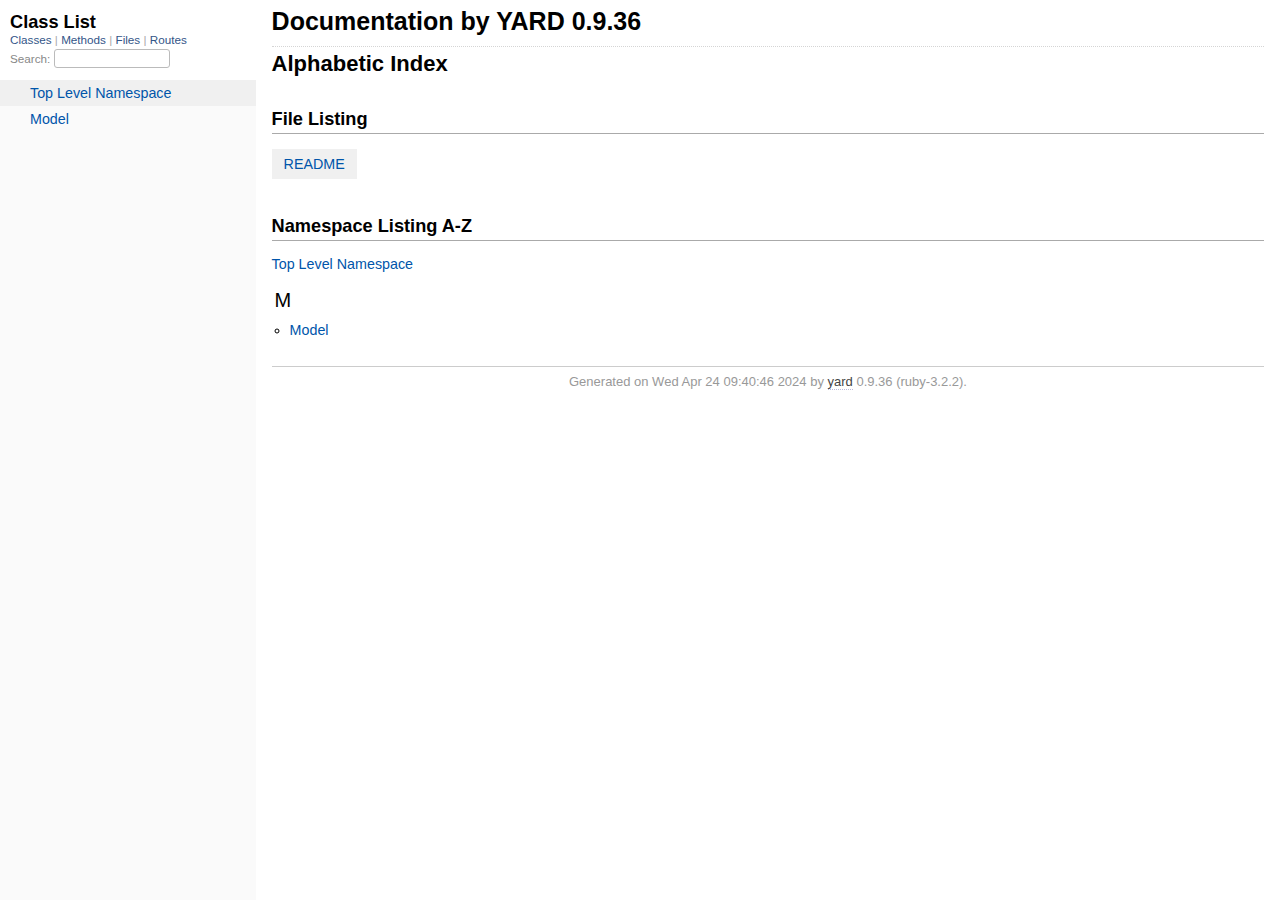
<file: doc/_index.html>
<!DOCTYPE html>
<html>
  <head>
    <meta charset="utf-8">
<meta name="viewport" content="width=device-width, initial-scale=1.0">
<title>
  Documentation by YARD 0.9.36
  
</title>

  <link rel="stylesheet" href="css/style.css" type="text/css" />

  <link rel="stylesheet" href="css/common.css" type="text/css" />

<script type="text/javascript">
  pathId = null;
  relpath = '';
</script>


  <script type="text/javascript" charset="utf-8" src="js/jquery.js"></script>

  <script type="text/javascript" charset="utf-8" src="js/app.js"></script>

  <script type="text/javascript" charset="utf-8" src="js/custom.js"></script>


  </head>
  <body>
    <div class="nav_wrap">
      <iframe id="nav" src="class_list.html?1"></iframe>
      <div id="resizer"></div>
    </div>

    <div id="main" tabindex="-1">
      <div id="header">
        <div id="menu">
  
</div>

        <div id="search">
  
    <a class="full_list_link" id="class_list_link"
        href="class_list.html">

        <svg width="24" height="24">
          <rect x="0" y="4" width="24" height="4" rx="1" ry="1"></rect>
          <rect x="0" y="12" width="24" height="4" rx="1" ry="1"></rect>
          <rect x="0" y="20" width="24" height="4" rx="1" ry="1"></rect>
        </svg>
    </a>
  
</div>
        <div class="clear"></div>
      </div>

      <div id="content"><h1 class="noborder title">Documentation by YARD 0.9.36</h1>
<div id="listing">
  <h1 class="alphaindex">Alphabetic Index</h1>
  
  <h2>File Listing</h2>
  <ul id="files" class="index_inline_list">
  
  
    <li class="r1"><a href="index.html" title="README">README</a></li>
    
  
  </ul>

<div class="clear"></div>
<h2>Namespace Listing A-Z</h2>


  <ul class="toplevel"><li><span class='object_link'><a href="top-level-namespace.html" title="Top Level Namespace (root)">Top Level Namespace</a></span></li></ul>



<table>
  <tr>
    <td valign='top' width="33%">
      
        
        <ul id="alpha_M" class="alpha">
          <li class="letter">M</li>
          <ul>
            
              <li>
                <span class='object_link'><a href="Model.html" title="Model (module)">Model</a></span>
                
              </li>
            
          </ul>
        </ul>
      
    </td>
  </tr>
</table>

</div>

</div>

      <div id="footer">
  Generated on Wed Apr 24 09:40:46 2024 by
  <a href="https://yardoc.org" title="Yay! A Ruby Documentation Tool" target="_parent">yard</a>
  0.9.36 (ruby-3.2.2).
</div>

    </div>
  </body>
</html>
</file>
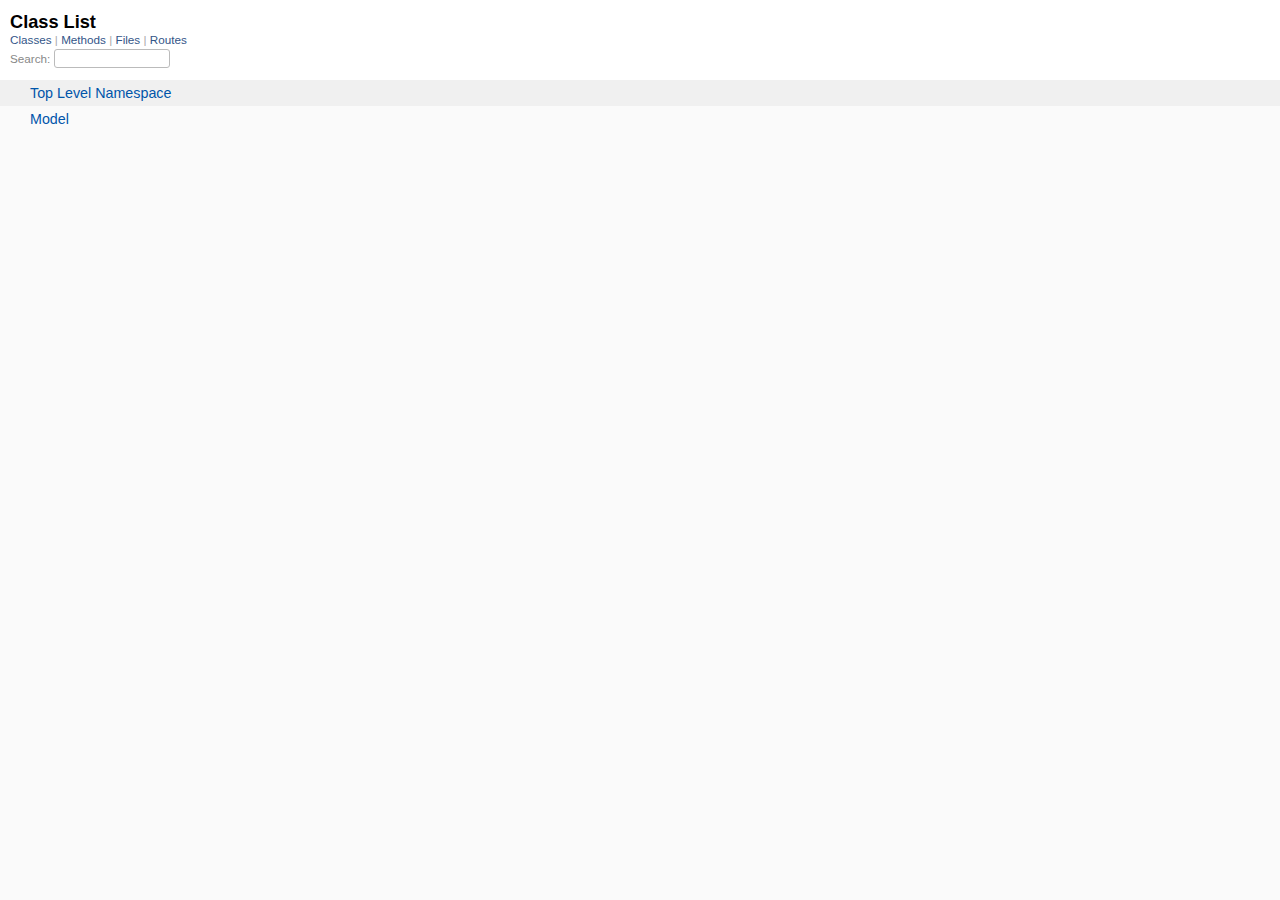
<file: doc/class_list.html>
<!DOCTYPE html>
<html>
  <head>
    <meta name="viewport" content="width=device-width, initial-scale=1.0">
    <meta charset="utf-8" />
    
      <link rel="stylesheet" href="css/full_list.css" type="text/css" media="screen" />
    
      <link rel="stylesheet" href="css/common.css" type="text/css" media="screen" />
    

    
      <script type="text/javascript" charset="utf-8" src="js/jquery.js"></script>
    
      <script type="text/javascript" charset="utf-8" src="js/full_list.js"></script>
    

    <title>Class List</title>
    <base id="base_target" target="_parent" />
  </head>
  <body>
    <div id="content">
      <div class="fixed_header">
        <h1 id="full_list_header">Class List</h1>
        <div id="full_list_nav">
          
            <span><a target="_self" href="class_list.html">
              Classes
            </a></span>
          
            <span><a target="_self" href="method_list.html">
              Methods
            </a></span>
          
            <span><a target="_self" href="file_list.html">
              Files
            </a></span>
          
            <span><a target="_self" href="route_list.html">
              Routes
            </a></span>
          
        </div>

        <div id="search">Search: <input type="text" /></div>
      </div>

      <ul id="full_list" class="class">
        <li id="object_" class="odd"><div class="item" style="padding-left:30px"><span class='object_link'><a href="top-level-namespace.html" title="Top Level Namespace (root)">Top Level Namespace</a></span></div></li>
<li id='object_Model' class='even'><div class='item' style='padding-left:30px'><span class='object_link'><a href="Model.html" title="Model (module)">Model</a></span><small class='search_info'>Top Level Namespace</small></div></li>

      </ul>
    </div>
  </body>
</html>
</file>
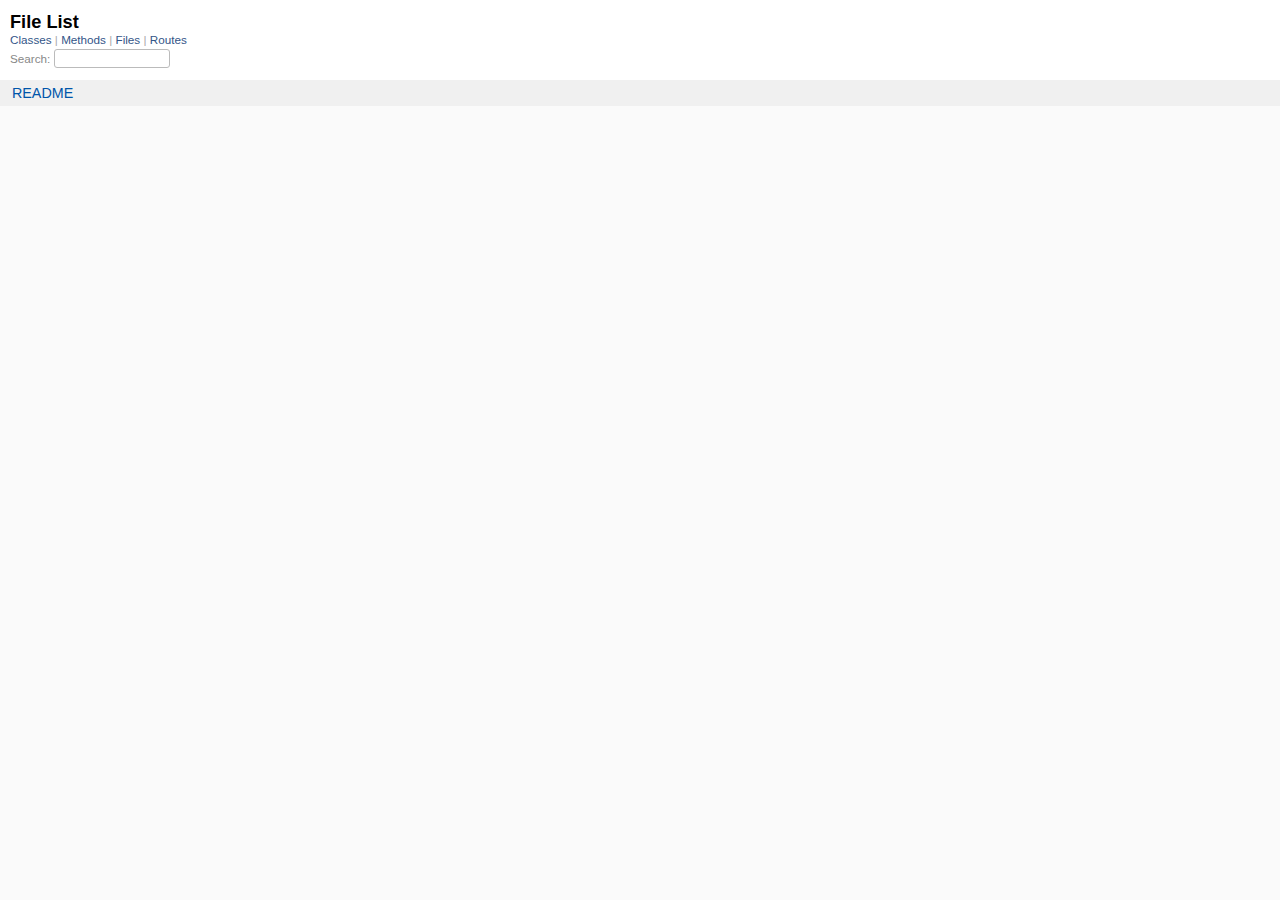
<file: doc/file_list.html>
<!DOCTYPE html>
<html>
  <head>
    <meta name="viewport" content="width=device-width, initial-scale=1.0">
    <meta charset="utf-8" />
    
      <link rel="stylesheet" href="css/full_list.css" type="text/css" media="screen" />
    
      <link rel="stylesheet" href="css/common.css" type="text/css" media="screen" />
    

    
      <script type="text/javascript" charset="utf-8" src="js/jquery.js"></script>
    
      <script type="text/javascript" charset="utf-8" src="js/full_list.js"></script>
    

    <title>File List</title>
    <base id="base_target" target="_parent" />
  </head>
  <body>
    <div id="content">
      <div class="fixed_header">
        <h1 id="full_list_header">File List</h1>
        <div id="full_list_nav">
          
            <span><a target="_self" href="class_list.html">
              Classes
            </a></span>
          
            <span><a target="_self" href="method_list.html">
              Methods
            </a></span>
          
            <span><a target="_self" href="file_list.html">
              Files
            </a></span>
          
            <span><a target="_self" href="route_list.html">
              Routes
            </a></span>
          
        </div>

        <div id="search">Search: <input type="text" /></div>
      </div>

      <ul id="full_list" class="file">
        

  <li id="object_README" class="odd">
    <div class="item"><span class="object_link"><a href="index.html" title="README">README</a></span></div>
  </li>
  


      </ul>
    </div>
  </body>
</html>
</file>
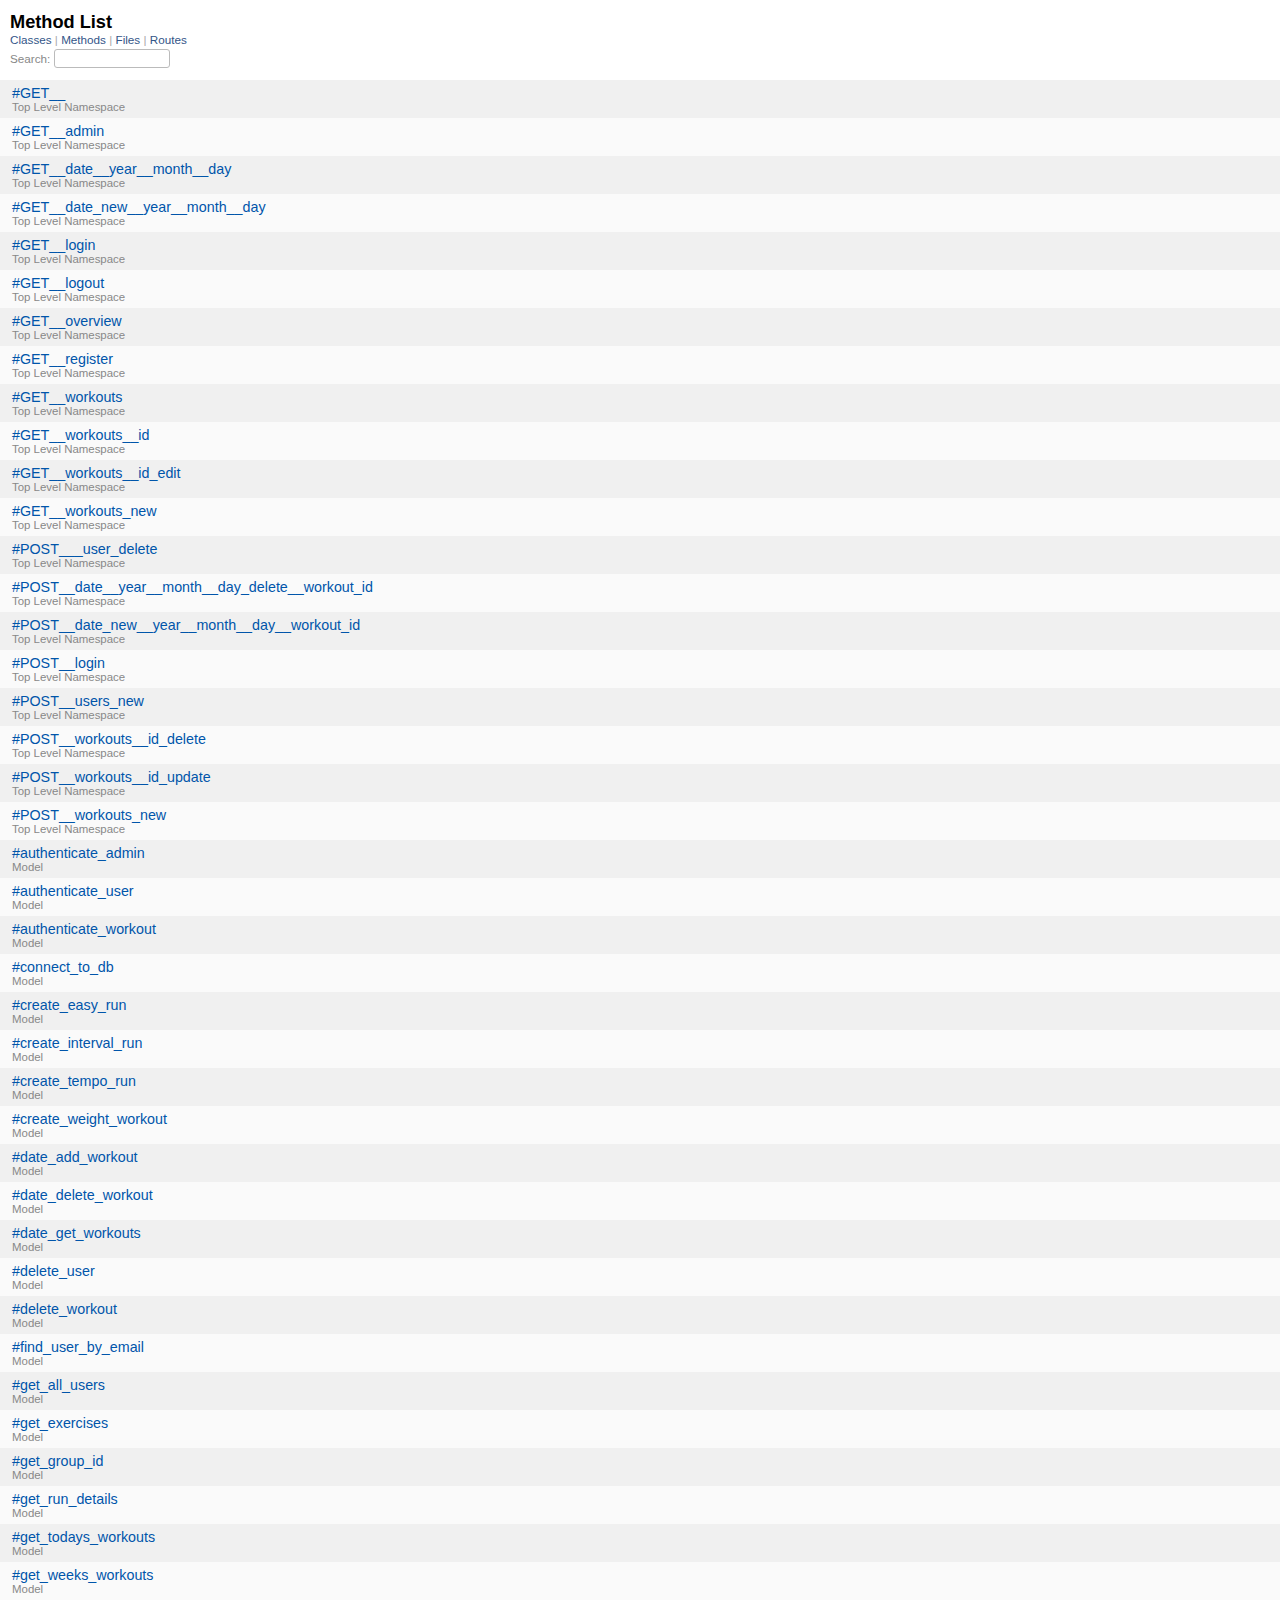
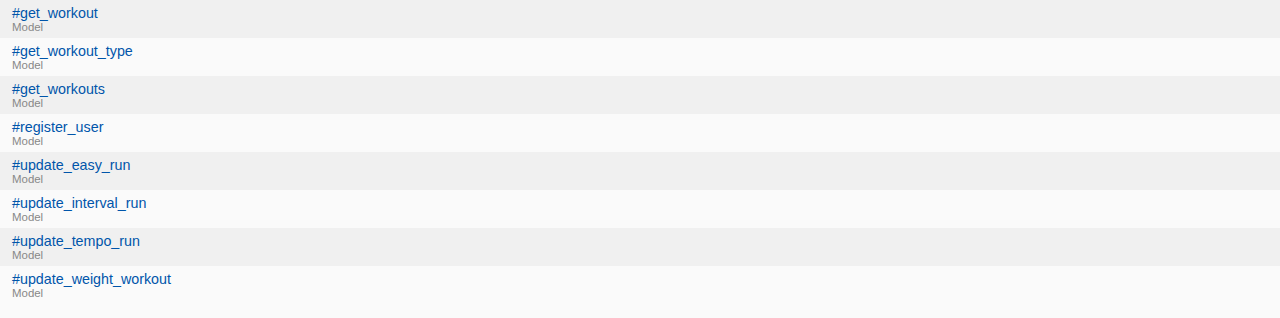
<file: doc/method_list.html>
<!DOCTYPE html>
<html>
  <head>
    <meta name="viewport" content="width=device-width, initial-scale=1.0">
    <meta charset="utf-8" />
    
      <link rel="stylesheet" href="css/full_list.css" type="text/css" media="screen" />
    
      <link rel="stylesheet" href="css/common.css" type="text/css" media="screen" />
    

    
      <script type="text/javascript" charset="utf-8" src="js/jquery.js"></script>
    
      <script type="text/javascript" charset="utf-8" src="js/full_list.js"></script>
    

    <title>Method List</title>
    <base id="base_target" target="_parent" />
  </head>
  <body>
    <div id="content">
      <div class="fixed_header">
        <h1 id="full_list_header">Method List</h1>
        <div id="full_list_nav">
          
            <span><a target="_self" href="class_list.html">
              Classes
            </a></span>
          
            <span><a target="_self" href="method_list.html">
              Methods
            </a></span>
          
            <span><a target="_self" href="file_list.html">
              Files
            </a></span>
          
            <span><a target="_self" href="route_list.html">
              Routes
            </a></span>
          
        </div>

        <div id="search">Search: <input type="text" /></div>
      </div>

      <ul id="full_list" class="method">
        

  <li class="odd ">
    <div class="item">
      <span class='object_link'><a href="top-level-namespace.html#GET__-instance_method" title="#GET__ (method)">#GET__</a></span>
      <small>Top Level Namespace</small>
    </div>
  </li>
  

  <li class="even ">
    <div class="item">
      <span class='object_link'><a href="top-level-namespace.html#GET__admin-instance_method" title="#GET__admin (method)">#GET__admin</a></span>
      <small>Top Level Namespace</small>
    </div>
  </li>
  

  <li class="odd ">
    <div class="item">
      <span class='object_link'><a href="top-level-namespace.html#GET__date__year__month__day-instance_method" title="#GET__date__year__month__day (method)">#GET__date__year__month__day</a></span>
      <small>Top Level Namespace</small>
    </div>
  </li>
  

  <li class="even ">
    <div class="item">
      <span class='object_link'><a href="top-level-namespace.html#GET__date_new__year__month__day-instance_method" title="#GET__date_new__year__month__day (method)">#GET__date_new__year__month__day</a></span>
      <small>Top Level Namespace</small>
    </div>
  </li>
  

  <li class="odd ">
    <div class="item">
      <span class='object_link'><a href="top-level-namespace.html#GET__login-instance_method" title="#GET__login (method)">#GET__login</a></span>
      <small>Top Level Namespace</small>
    </div>
  </li>
  

  <li class="even ">
    <div class="item">
      <span class='object_link'><a href="top-level-namespace.html#GET__logout-instance_method" title="#GET__logout (method)">#GET__logout</a></span>
      <small>Top Level Namespace</small>
    </div>
  </li>
  

  <li class="odd ">
    <div class="item">
      <span class='object_link'><a href="top-level-namespace.html#GET__overview-instance_method" title="#GET__overview (method)">#GET__overview</a></span>
      <small>Top Level Namespace</small>
    </div>
  </li>
  

  <li class="even ">
    <div class="item">
      <span class='object_link'><a href="top-level-namespace.html#GET__register-instance_method" title="#GET__register (method)">#GET__register</a></span>
      <small>Top Level Namespace</small>
    </div>
  </li>
  

  <li class="odd ">
    <div class="item">
      <span class='object_link'><a href="top-level-namespace.html#GET__workouts-instance_method" title="#GET__workouts (method)">#GET__workouts</a></span>
      <small>Top Level Namespace</small>
    </div>
  </li>
  

  <li class="even ">
    <div class="item">
      <span class='object_link'><a href="top-level-namespace.html#GET__workouts__id-instance_method" title="#GET__workouts__id (method)">#GET__workouts__id</a></span>
      <small>Top Level Namespace</small>
    </div>
  </li>
  

  <li class="odd ">
    <div class="item">
      <span class='object_link'><a href="top-level-namespace.html#GET__workouts__id_edit-instance_method" title="#GET__workouts__id_edit (method)">#GET__workouts__id_edit</a></span>
      <small>Top Level Namespace</small>
    </div>
  </li>
  

  <li class="even ">
    <div class="item">
      <span class='object_link'><a href="top-level-namespace.html#GET__workouts_new-instance_method" title="#GET__workouts_new (method)">#GET__workouts_new</a></span>
      <small>Top Level Namespace</small>
    </div>
  </li>
  

  <li class="odd ">
    <div class="item">
      <span class='object_link'><a href="top-level-namespace.html#POST___user_delete-instance_method" title="#POST___user_delete (method)">#POST___user_delete</a></span>
      <small>Top Level Namespace</small>
    </div>
  </li>
  

  <li class="even ">
    <div class="item">
      <span class='object_link'><a href="top-level-namespace.html#POST__date__year__month__day_delete__workout_id-instance_method" title="#POST__date__year__month__day_delete__workout_id (method)">#POST__date__year__month__day_delete__workout_id</a></span>
      <small>Top Level Namespace</small>
    </div>
  </li>
  

  <li class="odd ">
    <div class="item">
      <span class='object_link'><a href="top-level-namespace.html#POST__date_new__year__month__day__workout_id-instance_method" title="#POST__date_new__year__month__day__workout_id (method)">#POST__date_new__year__month__day__workout_id</a></span>
      <small>Top Level Namespace</small>
    </div>
  </li>
  

  <li class="even ">
    <div class="item">
      <span class='object_link'><a href="top-level-namespace.html#POST__login-instance_method" title="#POST__login (method)">#POST__login</a></span>
      <small>Top Level Namespace</small>
    </div>
  </li>
  

  <li class="odd ">
    <div class="item">
      <span class='object_link'><a href="top-level-namespace.html#POST__users_new-instance_method" title="#POST__users_new (method)">#POST__users_new</a></span>
      <small>Top Level Namespace</small>
    </div>
  </li>
  

  <li class="even ">
    <div class="item">
      <span class='object_link'><a href="top-level-namespace.html#POST__workouts__id_delete-instance_method" title="#POST__workouts__id_delete (method)">#POST__workouts__id_delete</a></span>
      <small>Top Level Namespace</small>
    </div>
  </li>
  

  <li class="odd ">
    <div class="item">
      <span class='object_link'><a href="top-level-namespace.html#POST__workouts__id_update-instance_method" title="#POST__workouts__id_update (method)">#POST__workouts__id_update</a></span>
      <small>Top Level Namespace</small>
    </div>
  </li>
  

  <li class="even ">
    <div class="item">
      <span class='object_link'><a href="top-level-namespace.html#POST__workouts_new-instance_method" title="#POST__workouts_new (method)">#POST__workouts_new</a></span>
      <small>Top Level Namespace</small>
    </div>
  </li>
  

  <li class="odd ">
    <div class="item">
      <span class='object_link'><a href="Model.html#authenticate_admin-instance_method" title="Model#authenticate_admin (method)">#authenticate_admin</a></span>
      <small>Model</small>
    </div>
  </li>
  

  <li class="even ">
    <div class="item">
      <span class='object_link'><a href="Model.html#authenticate_user-instance_method" title="Model#authenticate_user (method)">#authenticate_user</a></span>
      <small>Model</small>
    </div>
  </li>
  

  <li class="odd ">
    <div class="item">
      <span class='object_link'><a href="Model.html#authenticate_workout-instance_method" title="Model#authenticate_workout (method)">#authenticate_workout</a></span>
      <small>Model</small>
    </div>
  </li>
  

  <li class="even ">
    <div class="item">
      <span class='object_link'><a href="Model.html#connect_to_db-instance_method" title="Model#connect_to_db (method)">#connect_to_db</a></span>
      <small>Model</small>
    </div>
  </li>
  

  <li class="odd ">
    <div class="item">
      <span class='object_link'><a href="Model.html#create_easy_run-instance_method" title="Model#create_easy_run (method)">#create_easy_run</a></span>
      <small>Model</small>
    </div>
  </li>
  

  <li class="even ">
    <div class="item">
      <span class='object_link'><a href="Model.html#create_interval_run-instance_method" title="Model#create_interval_run (method)">#create_interval_run</a></span>
      <small>Model</small>
    </div>
  </li>
  

  <li class="odd ">
    <div class="item">
      <span class='object_link'><a href="Model.html#create_tempo_run-instance_method" title="Model#create_tempo_run (method)">#create_tempo_run</a></span>
      <small>Model</small>
    </div>
  </li>
  

  <li class="even ">
    <div class="item">
      <span class='object_link'><a href="Model.html#create_weight_workout-instance_method" title="Model#create_weight_workout (method)">#create_weight_workout</a></span>
      <small>Model</small>
    </div>
  </li>
  

  <li class="odd ">
    <div class="item">
      <span class='object_link'><a href="Model.html#date_add_workout-instance_method" title="Model#date_add_workout (method)">#date_add_workout</a></span>
      <small>Model</small>
    </div>
  </li>
  

  <li class="even ">
    <div class="item">
      <span class='object_link'><a href="Model.html#date_delete_workout-instance_method" title="Model#date_delete_workout (method)">#date_delete_workout</a></span>
      <small>Model</small>
    </div>
  </li>
  

  <li class="odd ">
    <div class="item">
      <span class='object_link'><a href="Model.html#date_get_workouts-instance_method" title="Model#date_get_workouts (method)">#date_get_workouts</a></span>
      <small>Model</small>
    </div>
  </li>
  

  <li class="even ">
    <div class="item">
      <span class='object_link'><a href="Model.html#delete_user-instance_method" title="Model#delete_user (method)">#delete_user</a></span>
      <small>Model</small>
    </div>
  </li>
  

  <li class="odd ">
    <div class="item">
      <span class='object_link'><a href="Model.html#delete_workout-instance_method" title="Model#delete_workout (method)">#delete_workout</a></span>
      <small>Model</small>
    </div>
  </li>
  

  <li class="even ">
    <div class="item">
      <span class='object_link'><a href="Model.html#find_user_by_email-instance_method" title="Model#find_user_by_email (method)">#find_user_by_email</a></span>
      <small>Model</small>
    </div>
  </li>
  

  <li class="odd ">
    <div class="item">
      <span class='object_link'><a href="Model.html#get_all_users-instance_method" title="Model#get_all_users (method)">#get_all_users</a></span>
      <small>Model</small>
    </div>
  </li>
  

  <li class="even ">
    <div class="item">
      <span class='object_link'><a href="Model.html#get_exercises-instance_method" title="Model#get_exercises (method)">#get_exercises</a></span>
      <small>Model</small>
    </div>
  </li>
  

  <li class="odd ">
    <div class="item">
      <span class='object_link'><a href="Model.html#get_group_id-instance_method" title="Model#get_group_id (method)">#get_group_id</a></span>
      <small>Model</small>
    </div>
  </li>
  

  <li class="even ">
    <div class="item">
      <span class='object_link'><a href="Model.html#get_run_details-instance_method" title="Model#get_run_details (method)">#get_run_details</a></span>
      <small>Model</small>
    </div>
  </li>
  

  <li class="odd ">
    <div class="item">
      <span class='object_link'><a href="Model.html#get_todays_workouts-instance_method" title="Model#get_todays_workouts (method)">#get_todays_workouts</a></span>
      <small>Model</small>
    </div>
  </li>
  

  <li class="even ">
    <div class="item">
      <span class='object_link'><a href="Model.html#get_weeks_workouts-instance_method" title="Model#get_weeks_workouts (method)">#get_weeks_workouts</a></span>
      <small>Model</small>
    </div>
  </li>
  

  <li class="odd ">
    <div class="item">
      <span class='object_link'><a href="Model.html#get_workout-instance_method" title="Model#get_workout (method)">#get_workout</a></span>
      <small>Model</small>
    </div>
  </li>
  

  <li class="even ">
    <div class="item">
      <span class='object_link'><a href="Model.html#get_workout_type-instance_method" title="Model#get_workout_type (method)">#get_workout_type</a></span>
      <small>Model</small>
    </div>
  </li>
  

  <li class="odd ">
    <div class="item">
      <span class='object_link'><a href="Model.html#get_workouts-instance_method" title="Model#get_workouts (method)">#get_workouts</a></span>
      <small>Model</small>
    </div>
  </li>
  

  <li class="even ">
    <div class="item">
      <span class='object_link'><a href="Model.html#register_user-instance_method" title="Model#register_user (method)">#register_user</a></span>
      <small>Model</small>
    </div>
  </li>
  

  <li class="odd ">
    <div class="item">
      <span class='object_link'><a href="Model.html#update_easy_run-instance_method" title="Model#update_easy_run (method)">#update_easy_run</a></span>
      <small>Model</small>
    </div>
  </li>
  

  <li class="even ">
    <div class="item">
      <span class='object_link'><a href="Model.html#update_interval_run-instance_method" title="Model#update_interval_run (method)">#update_interval_run</a></span>
      <small>Model</small>
    </div>
  </li>
  

  <li class="odd ">
    <div class="item">
      <span class='object_link'><a href="Model.html#update_tempo_run-instance_method" title="Model#update_tempo_run (method)">#update_tempo_run</a></span>
      <small>Model</small>
    </div>
  </li>
  

  <li class="even ">
    <div class="item">
      <span class='object_link'><a href="Model.html#update_weight_workout-instance_method" title="Model#update_weight_workout (method)">#update_weight_workout</a></span>
      <small>Model</small>
    </div>
  </li>
  


      </ul>
    </div>
  </body>
</html>
</file>
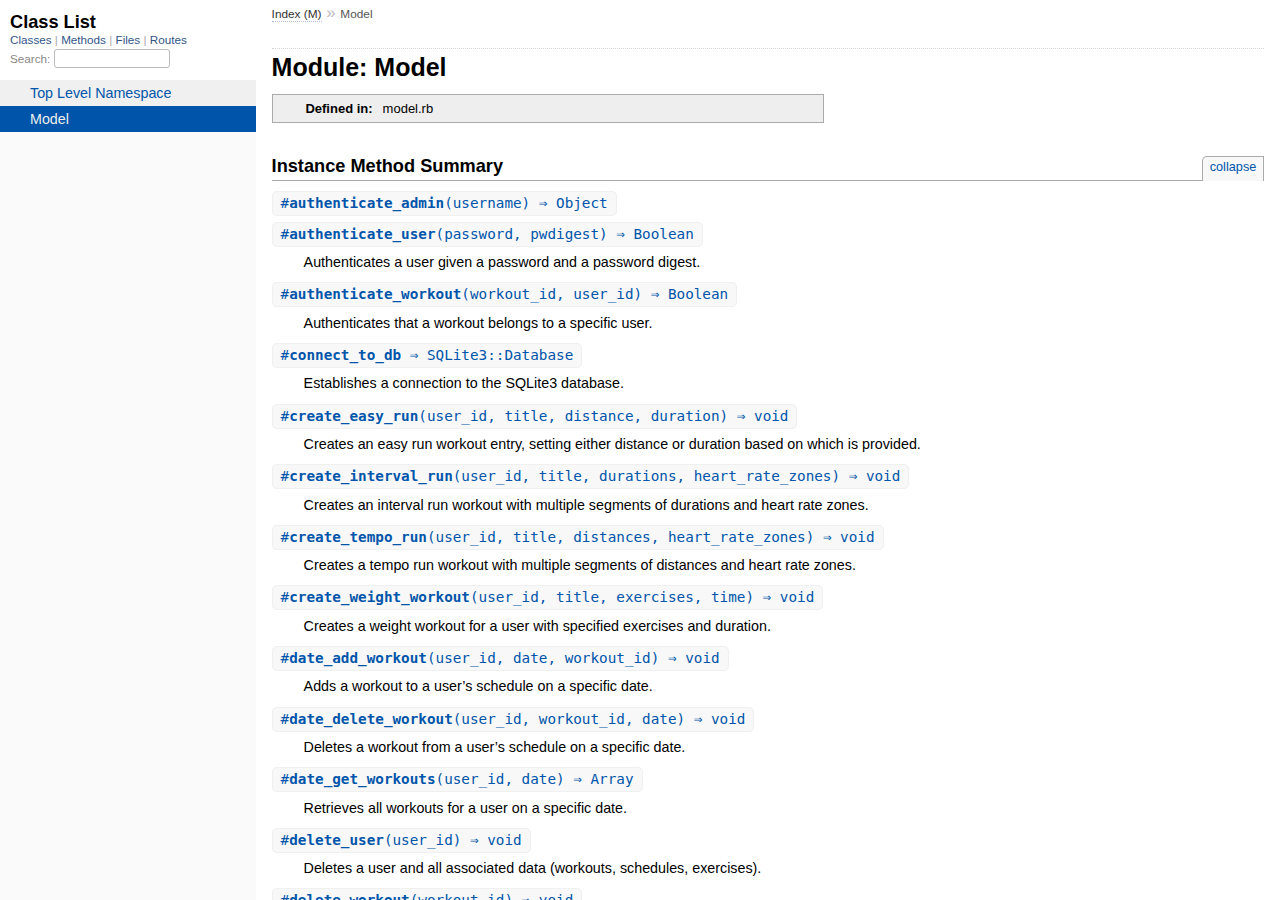
<file: doc/Model.html>
<!DOCTYPE html>
<html>
  <head>
    <meta charset="utf-8">
<meta name="viewport" content="width=device-width, initial-scale=1.0">
<title>
  Module: Model
  
    &mdash; Documentation by YARD 0.9.36
  
</title>

  <link rel="stylesheet" href="css/style.css" type="text/css" />

  <link rel="stylesheet" href="css/common.css" type="text/css" />

<script type="text/javascript">
  pathId = "Model";
  relpath = '';
</script>


  <script type="text/javascript" charset="utf-8" src="js/jquery.js"></script>

  <script type="text/javascript" charset="utf-8" src="js/app.js"></script>

  <script type="text/javascript" charset="utf-8" src="js/custom.js"></script>


  </head>
  <body>
    <div class="nav_wrap">
      <iframe id="nav" src="class_list.html?1"></iframe>
      <div id="resizer"></div>
    </div>

    <div id="main" tabindex="-1">
      <div id="header">
        <div id="menu">
  
    <a href="_index.html">Index (M)</a> &raquo;
    
    
    <span class="title">Model</span>
  
</div>

        <div id="search">
  
    <a class="full_list_link" id="class_list_link"
        href="class_list.html">

        <svg width="24" height="24">
          <rect x="0" y="4" width="24" height="4" rx="1" ry="1"></rect>
          <rect x="0" y="12" width="24" height="4" rx="1" ry="1"></rect>
          <rect x="0" y="20" width="24" height="4" rx="1" ry="1"></rect>
        </svg>
    </a>
  
</div>
        <div class="clear"></div>
      </div>

      <div id="content"><h1>Module: Model
  
  
  
</h1>
<div class="box_info">
  

  
  
  
  
  

  

  
  <dl>
    <dt>Defined in:</dt>
    <dd>model.rb</dd>
  </dl>
  
</div>








  
    <h2>
      Instance Method Summary
      <small><a href="#" class="summary_toggle">collapse</a></small>
    </h2>

    <ul class="summary">
      
        <li class="public ">
  <span class="summary_signature">
    
      <a href="#authenticate_admin-instance_method" title="#authenticate_admin (instance method)">#<strong>authenticate_admin</strong>(username)  &#x21d2; Object </a>
    

    
  </span>
  
  
  
  
  
  
  

  
    <span class="summary_desc"><div class='inline'></div></span>
  
</li>

      
        <li class="public ">
  <span class="summary_signature">
    
      <a href="#authenticate_user-instance_method" title="#authenticate_user (instance method)">#<strong>authenticate_user</strong>(password, pwdigest)  &#x21d2; Boolean </a>
    

    
  </span>
  
  
  
  
  
  
  

  
    <span class="summary_desc"><div class='inline'>
<p>Authenticates a user given a password and a password digest.</p>
</div></span>
  
</li>

      
        <li class="public ">
  <span class="summary_signature">
    
      <a href="#authenticate_workout-instance_method" title="#authenticate_workout (instance method)">#<strong>authenticate_workout</strong>(workout_id, user_id)  &#x21d2; Boolean </a>
    

    
  </span>
  
  
  
  
  
  
  

  
    <span class="summary_desc"><div class='inline'>
<p>Authenticates that a workout belongs to a specific user.</p>
</div></span>
  
</li>

      
        <li class="public ">
  <span class="summary_signature">
    
      <a href="#connect_to_db-instance_method" title="#connect_to_db (instance method)">#<strong>connect_to_db</strong>  &#x21d2; SQLite3::Database </a>
    

    
  </span>
  
  
  
  
  
  
  

  
    <span class="summary_desc"><div class='inline'>
<p>Establishes a connection to the SQLite3 database.</p>
</div></span>
  
</li>

      
        <li class="public ">
  <span class="summary_signature">
    
      <a href="#create_easy_run-instance_method" title="#create_easy_run (instance method)">#<strong>create_easy_run</strong>(user_id, title, distance, duration)  &#x21d2; void </a>
    

    
  </span>
  
  
  
  
  
  
  

  
    <span class="summary_desc"><div class='inline'>
<p>Creates an easy run workout entry, setting either distance or duration based on which is provided.</p>
</div></span>
  
</li>

      
        <li class="public ">
  <span class="summary_signature">
    
      <a href="#create_interval_run-instance_method" title="#create_interval_run (instance method)">#<strong>create_interval_run</strong>(user_id, title, durations, heart_rate_zones)  &#x21d2; void </a>
    

    
  </span>
  
  
  
  
  
  
  

  
    <span class="summary_desc"><div class='inline'>
<p>Creates an interval run workout with multiple segments of durations and heart rate zones.</p>
</div></span>
  
</li>

      
        <li class="public ">
  <span class="summary_signature">
    
      <a href="#create_tempo_run-instance_method" title="#create_tempo_run (instance method)">#<strong>create_tempo_run</strong>(user_id, title, distances, heart_rate_zones)  &#x21d2; void </a>
    

    
  </span>
  
  
  
  
  
  
  

  
    <span class="summary_desc"><div class='inline'>
<p>Creates a tempo run workout with multiple segments of distances and heart rate zones.</p>
</div></span>
  
</li>

      
        <li class="public ">
  <span class="summary_signature">
    
      <a href="#create_weight_workout-instance_method" title="#create_weight_workout (instance method)">#<strong>create_weight_workout</strong>(user_id, title, exercises, time)  &#x21d2; void </a>
    

    
  </span>
  
  
  
  
  
  
  

  
    <span class="summary_desc"><div class='inline'>
<p>Creates a weight workout for a user with specified exercises and duration.</p>
</div></span>
  
</li>

      
        <li class="public ">
  <span class="summary_signature">
    
      <a href="#date_add_workout-instance_method" title="#date_add_workout (instance method)">#<strong>date_add_workout</strong>(user_id, date, workout_id)  &#x21d2; void </a>
    

    
  </span>
  
  
  
  
  
  
  

  
    <span class="summary_desc"><div class='inline'>
<p>Adds a workout to a user’s schedule on a specific date.</p>
</div></span>
  
</li>

      
        <li class="public ">
  <span class="summary_signature">
    
      <a href="#date_delete_workout-instance_method" title="#date_delete_workout (instance method)">#<strong>date_delete_workout</strong>(user_id, workout_id, date)  &#x21d2; void </a>
    

    
  </span>
  
  
  
  
  
  
  

  
    <span class="summary_desc"><div class='inline'>
<p>Deletes a workout from a user’s schedule on a specific date.</p>
</div></span>
  
</li>

      
        <li class="public ">
  <span class="summary_signature">
    
      <a href="#date_get_workouts-instance_method" title="#date_get_workouts (instance method)">#<strong>date_get_workouts</strong>(user_id, date)  &#x21d2; Array </a>
    

    
  </span>
  
  
  
  
  
  
  

  
    <span class="summary_desc"><div class='inline'>
<p>Retrieves all workouts for a user on a specific date.</p>
</div></span>
  
</li>

      
        <li class="public ">
  <span class="summary_signature">
    
      <a href="#delete_user-instance_method" title="#delete_user (instance method)">#<strong>delete_user</strong>(user_id)  &#x21d2; void </a>
    

    
  </span>
  
  
  
  
  
  
  

  
    <span class="summary_desc"><div class='inline'>
<p>Deletes a user and all associated data (workouts, schedules, exercises).</p>
</div></span>
  
</li>

      
        <li class="public ">
  <span class="summary_signature">
    
      <a href="#delete_workout-instance_method" title="#delete_workout (instance method)">#<strong>delete_workout</strong>(workout_id)  &#x21d2; void </a>
    

    
  </span>
  
  
  
  
  
  
  

  
    <span class="summary_desc"><div class='inline'>
<p>Deletes a workout and its associated exercises and running details by its ID.</p>
</div></span>
  
</li>

      
        <li class="public ">
  <span class="summary_signature">
    
      <a href="#find_user_by_email-instance_method" title="#find_user_by_email (instance method)">#<strong>find_user_by_email</strong>(email)  &#x21d2; Hash<sup>?</sup> </a>
    

    
  </span>
  
  
  
  
  
  
  

  
    <span class="summary_desc"><div class='inline'>
<p>Finds a user by their email.</p>
</div></span>
  
</li>

      
        <li class="public ">
  <span class="summary_signature">
    
      <a href="#get_all_users-instance_method" title="#get_all_users (instance method)">#<strong>get_all_users</strong>  &#x21d2; Array </a>
    

    
  </span>
  
  
  
  
  
  
  

  
    <span class="summary_desc"><div class='inline'>
<p>Retrieves all registered users.</p>
</div></span>
  
</li>

      
        <li class="public ">
  <span class="summary_signature">
    
      <a href="#get_exercises-instance_method" title="#get_exercises (instance method)">#<strong>get_exercises</strong>(workout_id)  &#x21d2; Array </a>
    

    
  </span>
  
  
  
  
  
  
  

  
    <span class="summary_desc"><div class='inline'>
<p>Retrieves all exercises associated with a specific workout by its ID.</p>
</div></span>
  
</li>

      
        <li class="public ">
  <span class="summary_signature">
    
      <a href="#get_group_id-instance_method" title="#get_group_id (instance method)">#<strong>get_group_id</strong>(workout_id)  &#x21d2; Integer </a>
    

    
  </span>
  
  
  
  
  
  
  

  
    <span class="summary_desc"><div class='inline'>
<p>Retrieves the group ID for the first group of a workout or creates a new one if not present.</p>
</div></span>
  
</li>

      
        <li class="public ">
  <span class="summary_signature">
    
      <a href="#get_run_details-instance_method" title="#get_run_details (instance method)">#<strong>get_run_details</strong>(workout_id)  &#x21d2; Array </a>
    

    
  </span>
  
  
  
  
  
  
  

  
    <span class="summary_desc"><div class='inline'>
<p>Retrieves all running details associated with a specific workout by its ID.</p>
</div></span>
  
</li>

      
        <li class="public ">
  <span class="summary_signature">
    
      <a href="#get_todays_workouts-instance_method" title="#get_todays_workouts (instance method)">#<strong>get_todays_workouts</strong>(user_id)  &#x21d2; Array </a>
    

    
  </span>
  
  
  
  
  
  
  

  
    <span class="summary_desc"><div class='inline'>
<p>Retrieves all workouts for the current user on today’s date.</p>
</div></span>
  
</li>

      
        <li class="public ">
  <span class="summary_signature">
    
      <a href="#get_weeks_workouts-instance_method" title="#get_weeks_workouts (instance method)">#<strong>get_weeks_workouts</strong>(user_id)  &#x21d2; Array </a>
    

    
  </span>
  
  
  
  
  
  
  

  
    <span class="summary_desc"><div class='inline'>
<p>Retrieves all workouts for the current user for the current week.</p>
</div></span>
  
</li>

      
        <li class="public ">
  <span class="summary_signature">
    
      <a href="#get_workout-instance_method" title="#get_workout (instance method)">#<strong>get_workout</strong>(workout_id)  &#x21d2; Hash </a>
    

    
  </span>
  
  
  
  
  
  
  

  
    <span class="summary_desc"><div class='inline'>
<p>Retrieves a single workout by its ID.</p>
</div></span>
  
</li>

      
        <li class="public ">
  <span class="summary_signature">
    
      <a href="#get_workout_type-instance_method" title="#get_workout_type (instance method)">#<strong>get_workout_type</strong>(workout_id)  &#x21d2; String </a>
    

    
  </span>
  
  
  
  
  
  
  

  
    <span class="summary_desc"><div class='inline'>
<p>Retrieves the type of a specific workout by its ID.</p>
</div></span>
  
</li>

      
        <li class="public ">
  <span class="summary_signature">
    
      <a href="#get_workouts-instance_method" title="#get_workouts (instance method)">#<strong>get_workouts</strong>(user_id)  &#x21d2; Array </a>
    

    
  </span>
  
  
  
  
  
  
  

  
    <span class="summary_desc"><div class='inline'>
<p>Retrieves all workouts for a specific user.</p>
</div></span>
  
</li>

      
        <li class="public ">
  <span class="summary_signature">
    
      <a href="#register_user-instance_method" title="#register_user (instance method)">#<strong>register_user</strong>(name, email, password, password_confirm)  &#x21d2; void </a>
    

    
  </span>
  
  
  
  
  
  
  

  
    <span class="summary_desc"><div class='inline'>
<p>Registers a new user with the provided credentials.</p>
</div></span>
  
</li>

      
        <li class="public ">
  <span class="summary_signature">
    
      <a href="#update_easy_run-instance_method" title="#update_easy_run (instance method)">#<strong>update_easy_run</strong>(workout_id, title, distance, duration)  &#x21d2; void </a>
    

    
  </span>
  
  
  
  
  
  
  

  
    <span class="summary_desc"><div class='inline'>
<p>Updates the title and either distance or duration of an easy run workout.</p>
</div></span>
  
</li>

      
        <li class="public ">
  <span class="summary_signature">
    
      <a href="#update_interval_run-instance_method" title="#update_interval_run (instance method)">#<strong>update_interval_run</strong>(workout_id, title, durations, heart_rate_zones)  &#x21d2; void </a>
    

    
  </span>
  
  
  
  
  
  
  

  
    <span class="summary_desc"><div class='inline'>
<p>Updates an interval run workout with new durations and heart rate zones.</p>
</div></span>
  
</li>

      
        <li class="public ">
  <span class="summary_signature">
    
      <a href="#update_tempo_run-instance_method" title="#update_tempo_run (instance method)">#<strong>update_tempo_run</strong>(workout_id, title, distances, heart_rate_zones)  &#x21d2; void </a>
    

    
  </span>
  
  
  
  
  
  
  

  
    <span class="summary_desc"><div class='inline'>
<p>Updates a tempo run workout with new distances and heart rate zones.</p>
</div></span>
  
</li>

      
        <li class="public ">
  <span class="summary_signature">
    
      <a href="#update_weight_workout-instance_method" title="#update_weight_workout (instance method)">#<strong>update_weight_workout</strong>(workout_id, title, exercises)  &#x21d2; void </a>
    

    
  </span>
  
  
  
  
  
  
  

  
    <span class="summary_desc"><div class='inline'>
<p>Updates a weight workout with new exercises.</p>
</div></span>
  
</li>

      
    </ul>
  



  <div id="instance_method_details" class="method_details_list">
    <h2>Instance Method Details</h2>

    
      <div class="method_details first">
  <h3 class="signature first" id="authenticate_admin-instance_method">
  
    #<strong>authenticate_admin</strong>(username)  &#x21d2; <tt>Object</tt> 
  

  

  
</h3><table class="source_code">
  <tr>
    <td>
      <pre class="lines">


61
62
63</pre>
    </td>
    <td>
      <pre class="code"><span class="info file"># File 'model.rb', line 61</span>

<span class='kw'>def</span> <span class='id identifier rubyid_authenticate_admin'>authenticate_admin</span><span class='lparen'>(</span><span class='id identifier rubyid_username'>username</span><span class='rparen'>)</span>
    <span class='kw'>return</span> <span class='id identifier rubyid_username'>username</span> <span class='op'>==</span> <span class='tstring'><span class='tstring_beg'>&#39;</span><span class='tstring_content'>admin</span><span class='tstring_end'>&#39;</span></span>
<span class='kw'>end</span></pre>
    </td>
  </tr>
</table>
</div>
    
      <div class="method_details ">
  <h3 class="signature " id="authenticate_user-instance_method">
  
    #<strong>authenticate_user</strong>(password, pwdigest)  &#x21d2; <tt>Boolean</tt> 
  

  

  
</h3><div class="docstring">
  <div class="discussion">
    
<p>Authenticates a user given a password and a password digest</p>


  </div>
</div>
<div class="tags">
  <p class="tag_title">Parameters:</p>
<ul class="param">
  
    <li>
      
        <span class='name'>password,</span>
      
      
        <span class='type'>(<tt>String</tt>)</span>
      
      
      
        &mdash;
        <div class='inline'>
<p>The password to verify</p>
</div>
      
    </li>
  
    <li>
      
        <span class='name'>pwdigest,</span>
      
      
        <span class='type'>(<tt>String</tt>)</span>
      
      
      
        &mdash;
        <div class='inline'>
<p>The password digest to verify against</p>
</div>
      
    </li>
  
</ul>

<p class="tag_title">Returns:</p>
<ul class="return">
  
    <li>
      
      
        <span class='type'>(<tt>Boolean</tt>)</span>
      
      
      
        &mdash;
        <div class='inline'>
<p>true if the password matches the digest, false otherwise</p>
</div>
      
    </li>
  
</ul>



</div><table class="source_code">
  <tr>
    <td>
      <pre class="lines">


57
58
59</pre>
    </td>
    <td>
      <pre class="code"><span class="info file"># File 'model.rb', line 57</span>

<span class='kw'>def</span> <span class='id identifier rubyid_authenticate_user'>authenticate_user</span><span class='lparen'>(</span><span class='id identifier rubyid_password'>password</span><span class='comma'>,</span> <span class='id identifier rubyid_pwdigest'>pwdigest</span><span class='rparen'>)</span>
    <span class='const'>BCrypt</span><span class='op'>::</span><span class='const'>Password</span><span class='period'>.</span><span class='id identifier rubyid_new'>new</span><span class='lparen'>(</span><span class='id identifier rubyid_pwdigest'>pwdigest</span><span class='rparen'>)</span> <span class='op'>==</span> <span class='id identifier rubyid_password'>password</span>
<span class='kw'>end</span></pre>
    </td>
  </tr>
</table>
</div>
    
      <div class="method_details ">
  <h3 class="signature " id="authenticate_workout-instance_method">
  
    #<strong>authenticate_workout</strong>(workout_id, user_id)  &#x21d2; <tt>Boolean</tt> 
  

  

  
</h3><div class="docstring">
  <div class="discussion">
    
<p>Authenticates that a workout belongs to a specific user</p>


  </div>
</div>
<div class="tags">
  <p class="tag_title">Parameters:</p>
<ul class="param">
  
    <li>
      
        <span class='name'>workout_id,</span>
      
      
        <span class='type'>(<tt>Integer</tt>)</span>
      
      
      
        &mdash;
        <div class='inline'>
<p>The ID of the workout</p>
</div>
      
    </li>
  
    <li>
      
        <span class='name'>user_id,</span>
      
      
        <span class='type'>(<tt>Integer</tt>)</span>
      
      
      
        &mdash;
        <div class='inline'>
<p>The ID of the user to authenticate against</p>
</div>
      
    </li>
  
</ul>

<p class="tag_title">Returns:</p>
<ul class="return">
  
    <li>
      
      
        <span class='type'>(<tt>Boolean</tt>)</span>
      
      
      
        &mdash;
        <div class='inline'>
<p>True if the workout belongs to the user, false otherwise</p>
</div>
      
    </li>
  
</ul>



</div><table class="source_code">
  <tr>
    <td>
      <pre class="lines">


319
320
321
322
323
324
325</pre>
    </td>
    <td>
      <pre class="code"><span class="info file"># File 'model.rb', line 319</span>

<span class='kw'>def</span> <span class='id identifier rubyid_authenticate_workout'>authenticate_workout</span><span class='lparen'>(</span><span class='id identifier rubyid_workout_id'>workout_id</span><span class='comma'>,</span> <span class='id identifier rubyid_user_id'>user_id</span><span class='rparen'>)</span>
    <span class='id identifier rubyid_db'>db</span> <span class='op'>=</span> <span class='id identifier rubyid_connect_to_db'><span class='object_link'><a href="#connect_to_db-instance_method" title="Model#connect_to_db (method)">connect_to_db</a></span></span><span class='lparen'>(</span><span class='rparen'>)</span>
    <span class='id identifier rubyid_workout_user_id'>workout_user_id</span> <span class='op'>=</span> <span class='id identifier rubyid_db'>db</span><span class='period'>.</span><span class='id identifier rubyid_execute'>execute</span><span class='lparen'>(</span><span class='tstring'><span class='tstring_beg'>&quot;</span><span class='tstring_content'>SELECT user_id FROM workouts WHERE id = ?</span><span class='tstring_end'>&quot;</span></span><span class='comma'>,</span> <span class='id identifier rubyid_workout_id'>workout_id</span><span class='rparen'>)</span><span class='period'>.</span><span class='id identifier rubyid_first'>first</span>
    <span class='kw'>if</span> <span class='id identifier rubyid_workout_user_id'>workout_user_id</span><span class='lbracket'>[</span><span class='tstring'><span class='tstring_beg'>&quot;</span><span class='tstring_content'>user_id</span><span class='tstring_end'>&quot;</span></span><span class='rbracket'>]</span> <span class='op'>==</span> <span class='id identifier rubyid_session'>session</span><span class='lbracket'>[</span><span class='symbol'>:id</span><span class='rbracket'>]</span>
        <span class='kw'>return</span> <span class='kw'>true</span>
    <span class='kw'>end</span>
<span class='kw'>end</span></pre>
    </td>
  </tr>
</table>
</div>
    
      <div class="method_details ">
  <h3 class="signature " id="connect_to_db-instance_method">
  
    #<strong>connect_to_db</strong>  &#x21d2; <tt>SQLite3::Database</tt> 
  

  

  
</h3><div class="docstring">
  <div class="discussion">
    
<p>Establishes a connection to the SQLite3 database</p>


  </div>
</div>
<div class="tags">
  
<p class="tag_title">Returns:</p>
<ul class="return">
  
    <li>
      
      
        <span class='type'>(<tt>SQLite3::Database</tt>)</span>
      
      
      
        &mdash;
        <div class='inline'>
<p>a SQLite3 database instance with results formatted as hashes</p>
</div>
      
    </li>
  
</ul>



</div><table class="source_code">
  <tr>
    <td>
      <pre class="lines">


12
13
14
15
16</pre>
    </td>
    <td>
      <pre class="code"><span class="info file"># File 'model.rb', line 12</span>

<span class='kw'>def</span> <span class='id identifier rubyid_connect_to_db'>connect_to_db</span><span class='lparen'>(</span><span class='rparen'>)</span>
    <span class='id identifier rubyid_db'>db</span> <span class='op'>=</span> <span class='const'>SQLite3</span><span class='op'>::</span><span class='const'>Database</span><span class='period'>.</span><span class='id identifier rubyid_new'>new</span><span class='lparen'>(</span><span class='tstring'><span class='tstring_beg'>&#39;</span><span class='tstring_content'>db/workout.db</span><span class='tstring_end'>&#39;</span></span><span class='rparen'>)</span>
    <span class='id identifier rubyid_db'>db</span><span class='period'>.</span><span class='id identifier rubyid_results_as_hash'>results_as_hash</span> <span class='op'>=</span> <span class='kw'>true</span>
    <span class='kw'>return</span> <span class='id identifier rubyid_db'>db</span>
<span class='kw'>end</span></pre>
    </td>
  </tr>
</table>
</div>
    
      <div class="method_details ">
  <h3 class="signature " id="create_easy_run-instance_method">
  
    #<strong>create_easy_run</strong>(user_id, title, distance, duration)  &#x21d2; <tt>void</tt> 
  

  

  
</h3><div class="docstring">
  <div class="discussion">
    <p class="note returns_void">This method returns an undefined value.</p>
<p>Creates an easy run workout entry, setting either distance or duration based on which is provided</p>


  </div>
</div>
<div class="tags">
  <p class="tag_title">Parameters:</p>
<ul class="param">
  
    <li>
      
        <span class='name'>user_id,</span>
      
      
        <span class='type'>(<tt>Integer</tt>)</span>
      
      
      
        &mdash;
        <div class='inline'>
<p>The ID of the user</p>
</div>
      
    </li>
  
    <li>
      
        <span class='name'>title,</span>
      
      
        <span class='type'>(<tt>String</tt>)</span>
      
      
      
        &mdash;
        <div class='inline'>
<p>The title of the workout</p>
</div>
      
    </li>
  
    <li>
      
        <span class='name'>distance,</span>
      
      
        <span class='type'>(<tt>String</tt>)</span>
      
      
      
        &mdash;
        <div class='inline'>
<p>The distance for the run</p>
</div>
      
    </li>
  
    <li>
      
        <span class='name'>duration,</span>
      
      
        <span class='type'>(<tt>String</tt>)</span>
      
      
      
        &mdash;
        <div class='inline'>
<p>The duration of the run</p>
</div>
      
    </li>
  
</ul>




</div><table class="source_code">
  <tr>
    <td>
      <pre class="lines">


169
170
171
172
173
174
175
176
177
178
179
180
181
182
183
184
185
186
187
188
189
190
191</pre>
    </td>
    <td>
      <pre class="code"><span class="info file"># File 'model.rb', line 169</span>

<span class='kw'>def</span> <span class='id identifier rubyid_create_easy_run'>create_easy_run</span><span class='lparen'>(</span><span class='id identifier rubyid_user_id'>user_id</span><span class='comma'>,</span> <span class='id identifier rubyid_title'>title</span><span class='comma'>,</span> <span class='id identifier rubyid_distance'>distance</span><span class='comma'>,</span> <span class='id identifier rubyid_duration'>duration</span><span class='rparen'>)</span>
    <span class='id identifier rubyid_db'>db</span> <span class='op'>=</span> <span class='id identifier rubyid_connect_to_db'><span class='object_link'><a href="#connect_to_db-instance_method" title="Model#connect_to_db (method)">connect_to_db</a></span></span><span class='lparen'>(</span><span class='rparen'>)</span>
    <span class='id identifier rubyid_workout_type'>workout_type</span> <span class='op'>=</span> <span class='tstring'><span class='tstring_beg'>&quot;</span><span class='tstring_content'>easy_run</span><span class='tstring_end'>&quot;</span></span>
    <span class='kw'>if</span> <span class='id identifier rubyid_distance'>distance</span> <span class='op'>!=</span> <span class='tstring'><span class='tstring_beg'>&quot;</span><span class='tstring_end'>&quot;</span></span>
        <span class='id identifier rubyid_attribute_type'>attribute_type</span> <span class='op'>=</span> <span class='tstring'><span class='tstring_beg'>&quot;</span><span class='tstring_content'>distance</span><span class='tstring_end'>&quot;</span></span>

        <span class='id identifier rubyid_db'>db</span><span class='period'>.</span><span class='id identifier rubyid_execute'>execute</span><span class='lparen'>(</span><span class='tstring'><span class='tstring_beg'>&quot;</span><span class='tstring_content'>INSERT INTO workouts (user_id, title, workout_type) VALUES (?, ?, ?)</span><span class='tstring_end'>&quot;</span></span><span class='comma'>,</span> <span class='id identifier rubyid_user_id'>user_id</span><span class='comma'>,</span> <span class='id identifier rubyid_title'>title</span><span class='comma'>,</span> <span class='id identifier rubyid_workout_type'>workout_type</span><span class='rparen'>)</span>

        <span class='id identifier rubyid_workout_id'>workout_id</span> <span class='op'>=</span> <span class='id identifier rubyid_db'>db</span><span class='period'>.</span><span class='id identifier rubyid_last_insert_row_id'>last_insert_row_id</span>
        <span class='id identifier rubyid_group_id'>group_id</span> <span class='op'>=</span> <span class='id identifier rubyid_get_group_id'><span class='object_link'><a href="#get_group_id-instance_method" title="Model#get_group_id (method)">get_group_id</a></span></span><span class='lparen'>(</span><span class='id identifier rubyid_workout_id'>workout_id</span><span class='rparen'>)</span>

        <span class='id identifier rubyid_db'>db</span><span class='period'>.</span><span class='id identifier rubyid_execute'>execute</span><span class='lparen'>(</span><span class='tstring'><span class='tstring_beg'>&quot;</span><span class='tstring_content'>INSERT INTO run_details (workout_id, attribute_type, attribute_value, group_id) VALUES (?, ?, ?, ?)</span><span class='tstring_end'>&quot;</span></span><span class='comma'>,</span> <span class='id identifier rubyid_workout_id'>workout_id</span><span class='comma'>,</span> <span class='id identifier rubyid_attribute_type'>attribute_type</span><span class='comma'>,</span> <span class='id identifier rubyid_distance'>distance</span><span class='comma'>,</span> <span class='id identifier rubyid_group_id'>group_id</span><span class='rparen'>)</span>
    <span class='kw'>elsif</span> <span class='id identifier rubyid_duration'>duration</span> <span class='op'>!=</span> <span class='tstring'><span class='tstring_beg'>&quot;</span><span class='tstring_end'>&quot;</span></span>
        <span class='id identifier rubyid_attribute_type'>attribute_type</span> <span class='op'>=</span> <span class='tstring'><span class='tstring_beg'>&quot;</span><span class='tstring_content'>duration</span><span class='tstring_end'>&quot;</span></span>

        <span class='id identifier rubyid_db'>db</span><span class='period'>.</span><span class='id identifier rubyid_execute'>execute</span><span class='lparen'>(</span><span class='tstring'><span class='tstring_beg'>&quot;</span><span class='tstring_content'>INSERT INTO workouts (user_id, title, workout_type, duration) VALUES (?, ?, ?, ?)</span><span class='tstring_end'>&quot;</span></span><span class='comma'>,</span> <span class='id identifier rubyid_user_id'>user_id</span><span class='comma'>,</span> <span class='id identifier rubyid_title'>title</span><span class='comma'>,</span> <span class='id identifier rubyid_workout_type'>workout_type</span><span class='comma'>,</span> <span class='id identifier rubyid_duration'>duration</span><span class='rparen'>)</span>

        <span class='id identifier rubyid_workout_id'>workout_id</span> <span class='op'>=</span> <span class='id identifier rubyid_db'>db</span><span class='period'>.</span><span class='id identifier rubyid_last_insert_row_id'>last_insert_row_id</span>
        <span class='id identifier rubyid_group_id'>group_id</span> <span class='op'>=</span> <span class='id identifier rubyid_get_group_id'><span class='object_link'><a href="#get_group_id-instance_method" title="Model#get_group_id (method)">get_group_id</a></span></span><span class='lparen'>(</span><span class='id identifier rubyid_workout_id'>workout_id</span><span class='rparen'>)</span>

        <span class='id identifier rubyid_db'>db</span><span class='period'>.</span><span class='id identifier rubyid_execute'>execute</span><span class='lparen'>(</span><span class='tstring'><span class='tstring_beg'>&quot;</span><span class='tstring_content'>INSERT INTO run_details (workout_id, attribute_type, attribute_value, group_id) VALUES (?, ?, ?, ?)</span><span class='tstring_end'>&quot;</span></span><span class='comma'>,</span> <span class='id identifier rubyid_workout_id'>workout_id</span><span class='comma'>,</span> <span class='id identifier rubyid_attribute_type'>attribute_type</span><span class='comma'>,</span> <span class='id identifier rubyid_duration'>duration</span><span class='comma'>,</span> <span class='id identifier rubyid_group_id'>group_id</span><span class='rparen'>)</span>
    <span class='kw'>end</span>
<span class='kw'>end</span></pre>
    </td>
  </tr>
</table>
</div>
    
      <div class="method_details ">
  <h3 class="signature " id="create_interval_run-instance_method">
  
    #<strong>create_interval_run</strong>(user_id, title, durations, heart_rate_zones)  &#x21d2; <tt>void</tt> 
  

  

  
</h3><div class="docstring">
  <div class="discussion">
    <p class="note returns_void">This method returns an undefined value.</p>
<p>Creates an interval run workout with multiple segments of durations and heart rate zones</p>


  </div>
</div>
<div class="tags">
  <p class="tag_title">Parameters:</p>
<ul class="param">
  
    <li>
      
        <span class='name'>user_id,</span>
      
      
        <span class='type'>(<tt>Integer</tt>)</span>
      
      
      
        &mdash;
        <div class='inline'>
<p>The ID of the user</p>
</div>
      
    </li>
  
    <li>
      
        <span class='name'>title,</span>
      
      
        <span class='type'>(<tt>String</tt>)</span>
      
      
      
        &mdash;
        <div class='inline'>
<p>The title of the workout</p>
</div>
      
    </li>
  
    <li>
      
        <span class='name'>durations,</span>
      
      
        <span class='type'>(<tt>Array</tt>)</span>
      
      
      
        &mdash;
        <div class='inline'>
<p>A list of durations for each interval</p>
</div>
      
    </li>
  
    <li>
      
        <span class='name'>heart_rate_zones,</span>
      
      
        <span class='type'>(<tt>Array</tt>)</span>
      
      
      
        &mdash;
        <div class='inline'>
<p>A list of heart rate zones for each interval</p>
</div>
      
    </li>
  
</ul>




</div><table class="source_code">
  <tr>
    <td>
      <pre class="lines">


230
231
232
233
234
235
236
237
238
239
240
241
242
243
244
245
246
247
248
249
250
251</pre>
    </td>
    <td>
      <pre class="code"><span class="info file"># File 'model.rb', line 230</span>

<span class='kw'>def</span> <span class='id identifier rubyid_create_interval_run'>create_interval_run</span><span class='lparen'>(</span><span class='id identifier rubyid_user_id'>user_id</span><span class='comma'>,</span> <span class='id identifier rubyid_title'>title</span><span class='comma'>,</span> <span class='id identifier rubyid_durations'>durations</span><span class='comma'>,</span> <span class='id identifier rubyid_heart_rate_zones'>heart_rate_zones</span><span class='rparen'>)</span>
    <span class='id identifier rubyid_db'>db</span> <span class='op'>=</span> <span class='id identifier rubyid_connect_to_db'><span class='object_link'><a href="#connect_to_db-instance_method" title="Model#connect_to_db (method)">connect_to_db</a></span></span><span class='lparen'>(</span><span class='rparen'>)</span>
    <span class='id identifier rubyid_workout_type'>workout_type</span> <span class='op'>=</span> <span class='tstring'><span class='tstring_beg'>&quot;</span><span class='tstring_content'>interval_run</span><span class='tstring_end'>&quot;</span></span>
    <span class='id identifier rubyid_total_time'>total_time</span> <span class='op'>=</span> <span class='int'>0</span>
    <span class='id identifier rubyid_durations'>durations</span><span class='period'>.</span><span class='id identifier rubyid_each'>each</span> <span class='lbrace'>{</span> <span class='op'>|</span><span class='id identifier rubyid_a'>a</span><span class='op'>|</span> <span class='id identifier rubyid_total_time'>total_time</span><span class='op'>+=</span><span class='id identifier rubyid_a'>a</span><span class='period'>.</span><span class='id identifier rubyid_to_i'>to_i</span> <span class='rbrace'>}</span>

    <span class='id identifier rubyid_db'>db</span><span class='period'>.</span><span class='id identifier rubyid_execute'>execute</span><span class='lparen'>(</span><span class='tstring'><span class='tstring_beg'>&quot;</span><span class='tstring_content'>INSERT INTO workouts (user_id, title, duration, workout_type) VALUES (?, ?, ?, ?)</span><span class='tstring_end'>&quot;</span></span><span class='comma'>,</span> <span class='id identifier rubyid_user_id'>user_id</span><span class='comma'>,</span> <span class='id identifier rubyid_title'>title</span><span class='comma'>,</span> <span class='id identifier rubyid_total_time'>total_time</span><span class='comma'>,</span> <span class='id identifier rubyid_workout_type'>workout_type</span><span class='rparen'>)</span>
    <span class='id identifier rubyid_workout_id'>workout_id</span> <span class='op'>=</span> <span class='id identifier rubyid_db'>db</span><span class='period'>.</span><span class='id identifier rubyid_last_insert_row_id'>last_insert_row_id</span>

    <span class='id identifier rubyid_group_id'>group_id</span> <span class='op'>=</span> <span class='id identifier rubyid_get_group_id'><span class='object_link'><a href="#get_group_id-instance_method" title="Model#get_group_id (method)">get_group_id</a></span></span><span class='lparen'>(</span><span class='id identifier rubyid_workout_id'>workout_id</span><span class='rparen'>)</span>
    
    <span class='id identifier rubyid_i'>i</span> <span class='op'>=</span> <span class='int'>0</span>
    <span class='kw'>while</span> <span class='id identifier rubyid_i'>i</span> <span class='op'>&lt;</span> <span class='id identifier rubyid_durations'>durations</span><span class='period'>.</span><span class='id identifier rubyid_length'>length</span>
        <span class='id identifier rubyid_attribute_type'>attribute_type</span> <span class='op'>=</span> <span class='tstring'><span class='tstring_beg'>&quot;</span><span class='tstring_content'>duration</span><span class='tstring_end'>&quot;</span></span>
        <span class='id identifier rubyid_db'>db</span><span class='period'>.</span><span class='id identifier rubyid_execute'>execute</span><span class='lparen'>(</span><span class='tstring'><span class='tstring_beg'>&quot;</span><span class='tstring_content'>INSERT INTO run_details (workout_id, attribute_type, attribute_value, group_id) VALUES (?, ?, ?, ?)</span><span class='tstring_end'>&quot;</span></span><span class='comma'>,</span> <span class='id identifier rubyid_workout_id'>workout_id</span><span class='comma'>,</span> <span class='id identifier rubyid_attribute_type'>attribute_type</span><span class='comma'>,</span> <span class='id identifier rubyid_durations'>durations</span><span class='lbracket'>[</span><span class='id identifier rubyid_i'>i</span><span class='rbracket'>]</span><span class='comma'>,</span> <span class='id identifier rubyid_group_id'>group_id</span><span class='rparen'>)</span>
        
        <span class='id identifier rubyid_attribute_type'>attribute_type</span> <span class='op'>=</span> <span class='tstring'><span class='tstring_beg'>&quot;</span><span class='tstring_content'>heart_rate_zone</span><span class='tstring_end'>&quot;</span></span>
        <span class='id identifier rubyid_db'>db</span><span class='period'>.</span><span class='id identifier rubyid_execute'>execute</span><span class='lparen'>(</span><span class='tstring'><span class='tstring_beg'>&quot;</span><span class='tstring_content'>INSERT INTO run_details (workout_id, attribute_type, attribute_value, group_id) VALUES (?, ?, ?, ?)</span><span class='tstring_end'>&quot;</span></span><span class='comma'>,</span> <span class='id identifier rubyid_workout_id'>workout_id</span><span class='comma'>,</span> <span class='id identifier rubyid_attribute_type'>attribute_type</span><span class='comma'>,</span> <span class='id identifier rubyid_heart_rate_zones'>heart_rate_zones</span><span class='lbracket'>[</span><span class='id identifier rubyid_i'>i</span><span class='rbracket'>]</span><span class='comma'>,</span> <span class='id identifier rubyid_group_id'>group_id</span><span class='rparen'>)</span>
        <span class='id identifier rubyid_group_id'>group_id</span> <span class='op'>+=</span> <span class='int'>1</span>
        <span class='id identifier rubyid_i'>i</span> <span class='op'>+=</span> <span class='int'>1</span>
    <span class='kw'>end</span>
<span class='kw'>end</span></pre>
    </td>
  </tr>
</table>
</div>
    
      <div class="method_details ">
  <h3 class="signature " id="create_tempo_run-instance_method">
  
    #<strong>create_tempo_run</strong>(user_id, title, distances, heart_rate_zones)  &#x21d2; <tt>void</tt> 
  

  

  
</h3><div class="docstring">
  <div class="discussion">
    <p class="note returns_void">This method returns an undefined value.</p>
<p>Creates a tempo run workout with multiple segments of distances and heart rate zones</p>


  </div>
</div>
<div class="tags">
  <p class="tag_title">Parameters:</p>
<ul class="param">
  
    <li>
      
        <span class='name'>user_id,</span>
      
      
        <span class='type'>(<tt>Integer</tt>)</span>
      
      
      
        &mdash;
        <div class='inline'>
<p>The ID of the user</p>
</div>
      
    </li>
  
    <li>
      
        <span class='name'>title,</span>
      
      
        <span class='type'>(<tt>String</tt>)</span>
      
      
      
        &mdash;
        <div class='inline'>
<p>The title of the workout</p>
</div>
      
    </li>
  
    <li>
      
        <span class='name'>distances,</span>
      
      
        <span class='type'>(<tt>Array</tt>)</span>
      
      
      
        &mdash;
        <div class='inline'>
<p>A list of distances for each segment of the run</p>
</div>
      
    </li>
  
    <li>
      
        <span class='name'>heart_rate_zones,</span>
      
      
        <span class='type'>(<tt>Array</tt>)</span>
      
      
      
        &mdash;
        <div class='inline'>
<p>A list of heart rate zones for each segment</p>
</div>
      
    </li>
  
</ul>




</div><table class="source_code">
  <tr>
    <td>
      <pre class="lines">


201
202
203
204
205
206
207
208
209
210
211
212
213
214
215
216
217
218
219
220</pre>
    </td>
    <td>
      <pre class="code"><span class="info file"># File 'model.rb', line 201</span>

<span class='kw'>def</span> <span class='id identifier rubyid_create_tempo_run'>create_tempo_run</span><span class='lparen'>(</span><span class='id identifier rubyid_user_id'>user_id</span><span class='comma'>,</span> <span class='id identifier rubyid_title'>title</span><span class='comma'>,</span> <span class='id identifier rubyid_distances'>distances</span><span class='comma'>,</span> <span class='id identifier rubyid_heart_rate_zones'>heart_rate_zones</span><span class='rparen'>)</span>
    <span class='id identifier rubyid_db'>db</span> <span class='op'>=</span> <span class='id identifier rubyid_connect_to_db'><span class='object_link'><a href="#connect_to_db-instance_method" title="Model#connect_to_db (method)">connect_to_db</a></span></span><span class='lparen'>(</span><span class='rparen'>)</span>
    <span class='id identifier rubyid_workout_type'>workout_type</span> <span class='op'>=</span> <span class='tstring'><span class='tstring_beg'>&quot;</span><span class='tstring_content'>tempo_run</span><span class='tstring_end'>&quot;</span></span>

    <span class='id identifier rubyid_db'>db</span><span class='period'>.</span><span class='id identifier rubyid_execute'>execute</span><span class='lparen'>(</span><span class='tstring'><span class='tstring_beg'>&quot;</span><span class='tstring_content'>INSERT INTO workouts (user_id, title, workout_type) VALUES (?, ?, ?)</span><span class='tstring_end'>&quot;</span></span><span class='comma'>,</span> <span class='id identifier rubyid_user_id'>user_id</span><span class='comma'>,</span> <span class='id identifier rubyid_title'>title</span><span class='comma'>,</span> <span class='id identifier rubyid_workout_type'>workout_type</span><span class='rparen'>)</span>
    <span class='id identifier rubyid_workout_id'>workout_id</span> <span class='op'>=</span> <span class='id identifier rubyid_db'>db</span><span class='period'>.</span><span class='id identifier rubyid_last_insert_row_id'>last_insert_row_id</span>
    
    <span class='id identifier rubyid_group_id'>group_id</span> <span class='op'>=</span> <span class='id identifier rubyid_get_group_id'><span class='object_link'><a href="#get_group_id-instance_method" title="Model#get_group_id (method)">get_group_id</a></span></span><span class='lparen'>(</span><span class='id identifier rubyid_workout_id'>workout_id</span><span class='rparen'>)</span>

    <span class='id identifier rubyid_i'>i</span> <span class='op'>=</span> <span class='int'>0</span>
    <span class='kw'>while</span> <span class='id identifier rubyid_i'>i</span> <span class='op'>&lt;</span> <span class='id identifier rubyid_distances'>distances</span><span class='period'>.</span><span class='id identifier rubyid_length'>length</span>
        <span class='id identifier rubyid_attribute_type'>attribute_type</span> <span class='op'>=</span> <span class='tstring'><span class='tstring_beg'>&quot;</span><span class='tstring_content'>distance</span><span class='tstring_end'>&quot;</span></span>
        <span class='id identifier rubyid_db'>db</span><span class='period'>.</span><span class='id identifier rubyid_execute'>execute</span><span class='lparen'>(</span><span class='tstring'><span class='tstring_beg'>&quot;</span><span class='tstring_content'>INSERT INTO run_details (workout_id, attribute_type, attribute_value, group_id) VALUES (?, ?, ?, ?)</span><span class='tstring_end'>&quot;</span></span><span class='comma'>,</span> <span class='id identifier rubyid_workout_id'>workout_id</span><span class='comma'>,</span> <span class='id identifier rubyid_attribute_type'>attribute_type</span><span class='comma'>,</span> <span class='id identifier rubyid_distances'>distances</span><span class='lbracket'>[</span><span class='id identifier rubyid_i'>i</span><span class='rbracket'>]</span><span class='comma'>,</span> <span class='id identifier rubyid_group_id'>group_id</span><span class='rparen'>)</span>
        
        <span class='id identifier rubyid_attribute_type'>attribute_type</span> <span class='op'>=</span> <span class='tstring'><span class='tstring_beg'>&quot;</span><span class='tstring_content'>heart_rate_zone</span><span class='tstring_end'>&quot;</span></span>
        <span class='id identifier rubyid_db'>db</span><span class='period'>.</span><span class='id identifier rubyid_execute'>execute</span><span class='lparen'>(</span><span class='tstring'><span class='tstring_beg'>&quot;</span><span class='tstring_content'>INSERT INTO run_details (workout_id, attribute_type, attribute_value, group_id) VALUES (?, ?, ?, ?)</span><span class='tstring_end'>&quot;</span></span><span class='comma'>,</span> <span class='id identifier rubyid_workout_id'>workout_id</span><span class='comma'>,</span> <span class='id identifier rubyid_attribute_type'>attribute_type</span><span class='comma'>,</span> <span class='id identifier rubyid_heart_rate_zones'>heart_rate_zones</span><span class='lbracket'>[</span><span class='id identifier rubyid_i'>i</span><span class='rbracket'>]</span><span class='comma'>,</span> <span class='id identifier rubyid_group_id'>group_id</span><span class='rparen'>)</span>
        <span class='id identifier rubyid_group_id'>group_id</span> <span class='op'>+=</span> <span class='int'>1</span>
        <span class='id identifier rubyid_i'>i</span> <span class='op'>+=</span> <span class='int'>1</span>
    <span class='kw'>end</span>
<span class='kw'>end</span></pre>
    </td>
  </tr>
</table>
</div>
    
      <div class="method_details ">
  <h3 class="signature " id="create_weight_workout-instance_method">
  
    #<strong>create_weight_workout</strong>(user_id, title, exercises, time)  &#x21d2; <tt>void</tt> 
  

  

  
</h3><div class="docstring">
  <div class="discussion">
    <p class="note returns_void">This method returns an undefined value.</p>
<p>Creates a weight workout for a user with specified exercises and duration</p>


  </div>
</div>
<div class="tags">
  <p class="tag_title">Parameters:</p>
<ul class="param">
  
    <li>
      
        <span class='name'>user_id,</span>
      
      
        <span class='type'>(<tt>Integer</tt>)</span>
      
      
      
        &mdash;
        <div class='inline'>
<p>The ID of the user</p>
</div>
      
    </li>
  
    <li>
      
        <span class='name'>title,</span>
      
      
        <span class='type'>(<tt>String</tt>)</span>
      
      
      
        &mdash;
        <div class='inline'>
<p>The title of the workout</p>
</div>
      
    </li>
  
    <li>
      
        <span class='name'>exercises,</span>
      
      
        <span class='type'>(<tt>Array</tt>)</span>
      
      
      
        &mdash;
        <div class='inline'>
<p>List of exercises including name, sets, and reps</p>
</div>
      
    </li>
  
    <li>
      
        <span class='name'>time,</span>
      
      
        <span class='type'>(<tt>Integer</tt>)</span>
      
      
      
        &mdash;
        <div class='inline'>
<p>The duration of the workout</p>
</div>
      
    </li>
  
</ul>




</div><table class="source_code">
  <tr>
    <td>
      <pre class="lines">


126
127
128
129
130
131
132
133
134
135
136</pre>
    </td>
    <td>
      <pre class="code"><span class="info file"># File 'model.rb', line 126</span>

<span class='kw'>def</span> <span class='id identifier rubyid_create_weight_workout'>create_weight_workout</span><span class='lparen'>(</span><span class='id identifier rubyid_user_id'>user_id</span><span class='comma'>,</span> <span class='id identifier rubyid_title'>title</span><span class='comma'>,</span> <span class='id identifier rubyid_exercises'>exercises</span><span class='comma'>,</span> <span class='id identifier rubyid_time'>time</span><span class='rparen'>)</span>
    <span class='id identifier rubyid_workout_type'>workout_type</span> <span class='op'>=</span> <span class='tstring'><span class='tstring_beg'>&quot;</span><span class='tstring_content'>weight</span><span class='tstring_end'>&quot;</span></span>

    <span class='id identifier rubyid_db'>db</span> <span class='op'>=</span> <span class='id identifier rubyid_connect_to_db'><span class='object_link'><a href="#connect_to_db-instance_method" title="Model#connect_to_db (method)">connect_to_db</a></span></span><span class='lparen'>(</span><span class='rparen'>)</span>
    <span class='id identifier rubyid_db'>db</span><span class='period'>.</span><span class='id identifier rubyid_execute'>execute</span><span class='lparen'>(</span><span class='tstring'><span class='tstring_beg'>&quot;</span><span class='tstring_content'>INSERT INTO workouts (user_id, title, duration, workout_type) VALUES (?, ?, ?, ?)</span><span class='tstring_end'>&quot;</span></span><span class='comma'>,</span> <span class='id identifier rubyid_user_id'>user_id</span><span class='comma'>,</span> <span class='id identifier rubyid_title'>title</span><span class='comma'>,</span> <span class='id identifier rubyid_time'>time</span><span class='comma'>,</span> <span class='id identifier rubyid_workout_type'>workout_type</span><span class='rparen'>)</span>
    <span class='id identifier rubyid_workout_id'>workout_id</span> <span class='op'>=</span> <span class='id identifier rubyid_db'>db</span><span class='period'>.</span><span class='id identifier rubyid_last_insert_row_id'>last_insert_row_id</span>

    <span class='id identifier rubyid_exercises'>exercises</span><span class='period'>.</span><span class='id identifier rubyid_each'>each</span> <span class='kw'>do</span> <span class='op'>|</span><span class='id identifier rubyid_exercise'>exercise</span><span class='op'>|</span>
        <span class='id identifier rubyid_db'>db</span><span class='period'>.</span><span class='id identifier rubyid_execute'>execute</span><span class='lparen'>(</span><span class='tstring'><span class='tstring_beg'>&quot;</span><span class='tstring_content'>INSERT INTO exercises (exercise_name, sets, reps, workout_id) VALUES (?, ?, ?, ?)</span><span class='tstring_end'>&quot;</span></span><span class='comma'>,</span> <span class='id identifier rubyid_exercise'>exercise</span><span class='lbracket'>[</span><span class='int'>0</span><span class='rbracket'>]</span><span class='comma'>,</span> <span class='id identifier rubyid_exercise'>exercise</span><span class='lbracket'>[</span><span class='int'>1</span><span class='rbracket'>]</span><span class='comma'>,</span> <span class='id identifier rubyid_exercise'>exercise</span><span class='lbracket'>[</span><span class='int'>2</span><span class='rbracket'>]</span><span class='comma'>,</span> <span class='id identifier rubyid_workout_id'>workout_id</span><span class='rparen'>)</span>
    <span class='kw'>end</span>
<span class='kw'>end</span></pre>
    </td>
  </tr>
</table>
</div>
    
      <div class="method_details ">
  <h3 class="signature " id="date_add_workout-instance_method">
  
    #<strong>date_add_workout</strong>(user_id, date, workout_id)  &#x21d2; <tt>void</tt> 
  

  

  
</h3><div class="docstring">
  <div class="discussion">
    <p class="note returns_void">This method returns an undefined value.</p>
<p>Adds a workout to a user’s schedule on a specific date</p>


  </div>
</div>
<div class="tags">
  <p class="tag_title">Parameters:</p>
<ul class="param">
  
    <li>
      
        <span class='name'>user_id,</span>
      
      
        <span class='type'>(<tt>Integer</tt>)</span>
      
      
      
        &mdash;
        <div class='inline'>
<p>The ID of the user</p>
</div>
      
    </li>
  
    <li>
      
        <span class='name'>date,</span>
      
      
        <span class='type'>(<tt>String</tt>)</span>
      
      
      
        &mdash;
        <div class='inline'>
<p>The date to add the workout</p>
</div>
      
    </li>
  
    <li>
      
        <span class='name'>workout_id,</span>
      
      
        <span class='type'>(<tt>Integer</tt>)</span>
      
      
      
        &mdash;
        <div class='inline'>
<p>The ID of the workout to add</p>
</div>
      
    </li>
  
</ul>




</div><table class="source_code">
  <tr>
    <td>
      <pre class="lines">


437
438
439
440
441
442
443
444
445
446
447
448
449
450
451
452
453
454
455</pre>
    </td>
    <td>
      <pre class="code"><span class="info file"># File 'model.rb', line 437</span>

<span class='kw'>def</span> <span class='id identifier rubyid_date_add_workout'>date_add_workout</span><span class='lparen'>(</span><span class='id identifier rubyid_user_id'>user_id</span><span class='comma'>,</span> <span class='id identifier rubyid_date'>date</span><span class='comma'>,</span> <span class='id identifier rubyid_workout_id'>workout_id</span><span class='rparen'>)</span>
    <span class='id identifier rubyid_db'>db</span> <span class='op'>=</span> <span class='id identifier rubyid_connect_to_db'><span class='object_link'><a href="#connect_to_db-instance_method" title="Model#connect_to_db (method)">connect_to_db</a></span></span><span class='lparen'>(</span><span class='rparen'>)</span>
    
    <span class='id identifier rubyid_schedule_id'>schedule_id</span> <span class='op'>=</span> <span class='id identifier rubyid_db'>db</span><span class='period'>.</span><span class='id identifier rubyid_execute'>execute</span><span class='lparen'>(</span><span class='tstring'><span class='tstring_beg'>&quot;</span><span class='tstring_content'>SELECT id FROM schedules WHERE date = ? AND user_id = ?</span><span class='tstring_end'>&quot;</span></span><span class='comma'>,</span> <span class='id identifier rubyid_date'>date</span><span class='comma'>,</span> <span class='id identifier rubyid_user_id'>user_id</span><span class='rparen'>)</span><span class='period'>.</span><span class='id identifier rubyid_first'>first</span>

    <span class='id identifier rubyid_p'>p</span> <span class='id identifier rubyid_schedule_id'>schedule_id</span>

    <span class='kw'>if</span> <span class='id identifier rubyid_schedule_id'>schedule_id</span> <span class='op'>==</span> <span class='kw'>nil</span>
        <span class='id identifier rubyid_db'>db</span><span class='period'>.</span><span class='id identifier rubyid_execute'>execute</span><span class='lparen'>(</span><span class='tstring'><span class='tstring_beg'>&quot;</span><span class='tstring_content'>INSERT INTO schedules (user_id, date) VALUES (?, ?)</span><span class='tstring_end'>&quot;</span></span><span class='comma'>,</span> <span class='id identifier rubyid_user_id'>user_id</span><span class='comma'>,</span> <span class='id identifier rubyid_date'>date</span><span class='rparen'>)</span>
        <span class='id identifier rubyid_schedule_id'>schedule_id</span> <span class='op'>=</span> <span class='id identifier rubyid_db'>db</span><span class='period'>.</span><span class='id identifier rubyid_last_insert_row_id'>last_insert_row_id</span>
        <span class='id identifier rubyid_puts'>puts</span> <span class='tstring'><span class='tstring_beg'>&quot;</span><span class='tstring_content'>inserted date</span><span class='tstring_end'>&quot;</span></span>  
    <span class='kw'>else</span>
        <span class='id identifier rubyid_schedule_id'>schedule_id</span> <span class='op'>=</span> <span class='id identifier rubyid_schedule_id'>schedule_id</span><span class='lbracket'>[</span><span class='tstring'><span class='tstring_beg'>&quot;</span><span class='tstring_content'>id</span><span class='tstring_end'>&quot;</span></span><span class='rbracket'>]</span>
    <span class='kw'>end</span>
    <span class='id identifier rubyid_puts'>puts</span> <span class='tstring'><span class='tstring_beg'>&quot;</span><span class='tstring_content'>Aquired schedule_id</span><span class='tstring_end'>&quot;</span></span>
    <span class='id identifier rubyid_puts'>puts</span> <span class='id identifier rubyid_schedule_id'>schedule_id</span>

    <span class='id identifier rubyid_db'>db</span><span class='period'>.</span><span class='id identifier rubyid_execute'>execute</span><span class='lparen'>(</span><span class='tstring'><span class='tstring_beg'>&quot;</span><span class='tstring_content'>INSERT INTO workouts_schedules (workout_id, schedule_id) VALUES (?, ?)</span><span class='tstring_end'>&quot;</span></span><span class='comma'>,</span> <span class='id identifier rubyid_workout_id'>workout_id</span><span class='comma'>,</span> <span class='id identifier rubyid_schedule_id'>schedule_id</span><span class='rparen'>)</span>
<span class='kw'>end</span></pre>
    </td>
  </tr>
</table>
</div>
    
      <div class="method_details ">
  <h3 class="signature " id="date_delete_workout-instance_method">
  
    #<strong>date_delete_workout</strong>(user_id, workout_id, date)  &#x21d2; <tt>void</tt> 
  

  

  
</h3><div class="docstring">
  <div class="discussion">
    <p class="note returns_void">This method returns an undefined value.</p>
<p>Deletes a workout from a user’s schedule on a specific date</p>


  </div>
</div>
<div class="tags">
  <p class="tag_title">Parameters:</p>
<ul class="param">
  
    <li>
      
        <span class='name'>user_id,</span>
      
      
        <span class='type'>(<tt>Integer</tt>)</span>
      
      
      
        &mdash;
        <div class='inline'>
<p>The ID of the user</p>
</div>
      
    </li>
  
    <li>
      
        <span class='name'>workout_id,</span>
      
      
        <span class='type'>(<tt>Integer</tt>)</span>
      
      
      
        &mdash;
        <div class='inline'>
<p>The ID of the workout to delete</p>
</div>
      
    </li>
  
    <li>
      
        <span class='name'>date,</span>
      
      
        <span class='type'>(<tt>String</tt>)</span>
      
      
      
        &mdash;
        <div class='inline'>
<p>The date from which to delete the workout</p>
</div>
      
    </li>
  
</ul>




</div><table class="source_code">
  <tr>
    <td>
      <pre class="lines">


464
465
466
467
468
469
470
471</pre>
    </td>
    <td>
      <pre class="code"><span class="info file"># File 'model.rb', line 464</span>

<span class='kw'>def</span> <span class='id identifier rubyid_date_delete_workout'>date_delete_workout</span><span class='lparen'>(</span><span class='id identifier rubyid_user_id'>user_id</span><span class='comma'>,</span> <span class='id identifier rubyid_workout_id'>workout_id</span><span class='comma'>,</span> <span class='id identifier rubyid_date'>date</span><span class='rparen'>)</span>
    <span class='kw'>if</span> <span class='id identifier rubyid_authenticate_workout'><span class='object_link'><a href="#authenticate_workout-instance_method" title="Model#authenticate_workout (method)">authenticate_workout</a></span></span><span class='lparen'>(</span><span class='id identifier rubyid_workout_id'>workout_id</span><span class='comma'>,</span> <span class='id identifier rubyid_user_id'>user_id</span><span class='rparen'>)</span>
        <span class='id identifier rubyid_db'>db</span> <span class='op'>=</span> <span class='id identifier rubyid_connect_to_db'><span class='object_link'><a href="#connect_to_db-instance_method" title="Model#connect_to_db (method)">connect_to_db</a></span></span><span class='lparen'>(</span><span class='rparen'>)</span>
        <span class='id identifier rubyid_date_id'>date_id</span> <span class='op'>=</span> <span class='id identifier rubyid_db'>db</span><span class='period'>.</span><span class='id identifier rubyid_execute'>execute</span><span class='lparen'>(</span><span class='tstring'><span class='tstring_beg'>&quot;</span><span class='tstring_content'>SELECT id FROM schedules WHERE date = ? AND user_id = ?</span><span class='tstring_end'>&quot;</span></span><span class='comma'>,</span> <span class='id identifier rubyid_date'>date</span><span class='comma'>,</span> <span class='id identifier rubyid_user_id'>user_id</span><span class='rparen'>)</span><span class='period'>.</span><span class='id identifier rubyid_first'>first</span>
        <span class='id identifier rubyid_p'>p</span> <span class='tstring'><span class='tstring_beg'>&quot;</span><span class='tstring_content'>DATE ID: </span><span class='embexpr_beg'>#{</span><span class='id identifier rubyid_date_id'>date_id</span><span class='embexpr_end'>}</span><span class='tstring_end'>&quot;</span></span>
        <span class='id identifier rubyid_db'>db</span><span class='period'>.</span><span class='id identifier rubyid_execute'>execute</span><span class='lparen'>(</span><span class='tstring'><span class='tstring_beg'>&quot;</span><span class='tstring_content'>DELETE FROM workouts_schedules WHERE workout_id = ? AND schedule_id = ?</span><span class='tstring_end'>&quot;</span></span><span class='comma'>,</span> <span class='id identifier rubyid_workout_id'>workout_id</span><span class='comma'>,</span> <span class='id identifier rubyid_date_id'>date_id</span><span class='lbracket'>[</span><span class='tstring'><span class='tstring_beg'>&quot;</span><span class='tstring_content'>id</span><span class='tstring_end'>&quot;</span></span><span class='rbracket'>]</span><span class='rparen'>)</span>
    <span class='kw'>end</span>
<span class='kw'>end</span></pre>
    </td>
  </tr>
</table>
</div>
    
      <div class="method_details ">
  <h3 class="signature " id="date_get_workouts-instance_method">
  
    #<strong>date_get_workouts</strong>(user_id, date)  &#x21d2; <tt>Array</tt> 
  

  

  
</h3><div class="docstring">
  <div class="discussion">
    
<p>Retrieves all workouts for a user on a specific date</p>


  </div>
</div>
<div class="tags">
  <p class="tag_title">Parameters:</p>
<ul class="param">
  
    <li>
      
        <span class='name'>user_id,</span>
      
      
        <span class='type'>(<tt>Integer</tt>)</span>
      
      
      
        &mdash;
        <div class='inline'>
<p>The ID of the user</p>
</div>
      
    </li>
  
    <li>
      
        <span class='name'>date,</span>
      
      
        <span class='type'>(<tt>String</tt>)</span>
      
      
      
        &mdash;
        <div class='inline'>
<p>The date for which to retrieve workouts</p>
</div>
      
    </li>
  
</ul>

<p class="tag_title">Returns:</p>
<ul class="return">
  
    <li>
      
      
        <span class='type'>(<tt>Array</tt>)</span>
      
      
      
        &mdash;
        <div class='inline'>
<p>List of workouts on the specified date</p>
</div>
      
    </li>
  
</ul>



</div><table class="source_code">
  <tr>
    <td>
      <pre class="lines">


420
421
422
423
424
425
426
427
428</pre>
    </td>
    <td>
      <pre class="code"><span class="info file"># File 'model.rb', line 420</span>

<span class='kw'>def</span> <span class='id identifier rubyid_date_get_workouts'>date_get_workouts</span><span class='lparen'>(</span><span class='id identifier rubyid_user_id'>user_id</span><span class='comma'>,</span> <span class='id identifier rubyid_date'>date</span><span class='rparen'>)</span>
    <span class='id identifier rubyid_db'>db</span> <span class='op'>=</span> <span class='id identifier rubyid_connect_to_db'><span class='object_link'><a href="#connect_to_db-instance_method" title="Model#connect_to_db (method)">connect_to_db</a></span></span><span class='lparen'>(</span><span class='rparen'>)</span>
    <span class='id identifier rubyid_workouts'>workouts</span> <span class='op'>=</span> <span class='id identifier rubyid_db'>db</span><span class='period'>.</span><span class='id identifier rubyid_execute'>execute</span><span class='lparen'>(</span><span class='tstring'><span class='tstring_beg'>&quot;</span><span class='tstring_content'>SELECT w.* FROM workouts w
    JOIN workouts_schedules ws ON w.id = ws.workout_id
    JOIN schedules s ON ws.schedule_id = s.id
    WHERE s.date = ? AND s.user_id = ?</span><span class='tstring_end'>&quot;</span></span><span class='comma'>,</span> <span class='lbracket'>[</span><span class='id identifier rubyid_date'>date</span><span class='comma'>,</span> <span class='id identifier rubyid_user_id'>user_id</span><span class='rbracket'>]</span><span class='rparen'>)</span>

    <span class='kw'>return</span> <span class='id identifier rubyid_workouts'>workouts</span>
<span class='kw'>end</span></pre>
    </td>
  </tr>
</table>
</div>
    
      <div class="method_details ">
  <h3 class="signature " id="delete_user-instance_method">
  
    #<strong>delete_user</strong>(user_id)  &#x21d2; <tt>void</tt> 
  

  

  
</h3><div class="docstring">
  <div class="discussion">
    <p class="note returns_void">This method returns an undefined value.</p>
<p>Deletes a user and all associated data (workouts, schedules, exercises)</p>


  </div>
</div>
<div class="tags">
  <p class="tag_title">Parameters:</p>
<ul class="param">
  
    <li>
      
        <span class='name'>user_id,</span>
      
      
        <span class='type'>(<tt>Integer</tt>)</span>
      
      
      
        &mdash;
        <div class='inline'>
<p>The ID of the user to delete</p>
</div>
      
    </li>
  
</ul>




</div><table class="source_code">
  <tr>
    <td>
      <pre class="lines">


488
489
490
491
492
493
494
495
496
497
498
499
500
501
502
503
504</pre>
    </td>
    <td>
      <pre class="code"><span class="info file"># File 'model.rb', line 488</span>

<span class='kw'>def</span> <span class='id identifier rubyid_delete_user'>delete_user</span><span class='lparen'>(</span><span class='id identifier rubyid_user_id'>user_id</span><span class='rparen'>)</span>
    <span class='id identifier rubyid_db'>db</span> <span class='op'>=</span> <span class='id identifier rubyid_connect_to_db'><span class='object_link'><a href="#connect_to_db-instance_method" title="Model#connect_to_db (method)">connect_to_db</a></span></span><span class='lparen'>(</span><span class='rparen'>)</span>
    <span class='id identifier rubyid_db'>db</span><span class='period'>.</span><span class='id identifier rubyid_execute'>execute</span><span class='lparen'>(</span><span class='tstring'><span class='tstring_beg'>&quot;</span><span class='tstring_content'>DELETE FROM schedules WHERE user_id = ?</span><span class='tstring_end'>&quot;</span></span><span class='comma'>,</span> <span class='id identifier rubyid_user_id'>user_id</span><span class='rparen'>)</span>
    <span class='id identifier rubyid_workout_ids'>workout_ids</span> <span class='op'>=</span> <span class='id identifier rubyid_db'>db</span><span class='period'>.</span><span class='id identifier rubyid_execute'>execute</span><span class='lparen'>(</span><span class='tstring'><span class='tstring_beg'>&quot;</span><span class='tstring_content'>SELECT id FROM workouts WHERE user_id = ?</span><span class='tstring_end'>&quot;</span></span><span class='comma'>,</span> <span class='id identifier rubyid_user_id'>user_id</span><span class='rparen'>)</span>

    <span class='id identifier rubyid_p'>p</span> <span class='id identifier rubyid_workout_ids'>workout_ids</span>
    <span class='id identifier rubyid_p'>p</span> <span class='id identifier rubyid_user_id'>user_id</span>

    <span class='id identifier rubyid_workout_ids'>workout_ids</span><span class='period'>.</span><span class='id identifier rubyid_each'>each</span> <span class='kw'>do</span> <span class='op'>|</span><span class='id identifier rubyid_workout_id'>workout_id</span><span class='op'>|</span>
        <span class='id identifier rubyid_db'>db</span><span class='period'>.</span><span class='id identifier rubyid_execute'>execute</span><span class='lparen'>(</span><span class='tstring'><span class='tstring_beg'>&quot;</span><span class='tstring_content'>DELETE FROM workouts_schedules WHERE workout_id = ?</span><span class='tstring_end'>&quot;</span></span><span class='comma'>,</span> <span class='id identifier rubyid_workout_id'>workout_id</span><span class='lbracket'>[</span><span class='tstring'><span class='tstring_beg'>&quot;</span><span class='tstring_content'>id</span><span class='tstring_end'>&quot;</span></span><span class='rbracket'>]</span><span class='rparen'>)</span>
        <span class='id identifier rubyid_db'>db</span><span class='period'>.</span><span class='id identifier rubyid_execute'>execute</span><span class='lparen'>(</span><span class='tstring'><span class='tstring_beg'>&quot;</span><span class='tstring_content'>DELETE FROM exercises WHERE workout_id = ?</span><span class='tstring_end'>&quot;</span></span><span class='comma'>,</span> <span class='id identifier rubyid_workout_id'>workout_id</span><span class='lbracket'>[</span><span class='tstring'><span class='tstring_beg'>&quot;</span><span class='tstring_content'>id</span><span class='tstring_end'>&quot;</span></span><span class='rbracket'>]</span><span class='rparen'>)</span>
        <span class='id identifier rubyid_db'>db</span><span class='period'>.</span><span class='id identifier rubyid_execute'>execute</span><span class='lparen'>(</span><span class='tstring'><span class='tstring_beg'>&quot;</span><span class='tstring_content'>DELETE FROM run_details WHERE workout_id = ?</span><span class='tstring_end'>&quot;</span></span><span class='comma'>,</span> <span class='id identifier rubyid_workout_id'>workout_id</span><span class='lbracket'>[</span><span class='tstring'><span class='tstring_beg'>&quot;</span><span class='tstring_content'>id</span><span class='tstring_end'>&quot;</span></span><span class='rbracket'>]</span><span class='rparen'>)</span>
    <span class='kw'>end</span>

    <span class='id identifier rubyid_db'>db</span><span class='period'>.</span><span class='id identifier rubyid_execute'>execute</span><span class='lparen'>(</span><span class='tstring'><span class='tstring_beg'>&quot;</span><span class='tstring_content'>DELETE FROM workouts WHERE user_id = ?</span><span class='tstring_end'>&quot;</span></span><span class='comma'>,</span> <span class='id identifier rubyid_user_id'>user_id</span><span class='rparen'>)</span>
    <span class='id identifier rubyid_db'>db</span><span class='period'>.</span><span class='id identifier rubyid_execute'>execute</span><span class='lparen'>(</span><span class='tstring'><span class='tstring_beg'>&quot;</span><span class='tstring_content'>DELETE FROM users WHERE id = ?</span><span class='tstring_end'>&quot;</span></span><span class='comma'>,</span> <span class='id identifier rubyid_user_id'>user_id</span><span class='rparen'>)</span>
<span class='kw'>end</span></pre>
    </td>
  </tr>
</table>
</div>
    
      <div class="method_details ">
  <h3 class="signature " id="delete_workout-instance_method">
  
    #<strong>delete_workout</strong>(workout_id)  &#x21d2; <tt>void</tt> 
  

  

  
</h3><div class="docstring">
  <div class="discussion">
    <p class="note returns_void">This method returns an undefined value.</p>
<p>Deletes a workout and its associated exercises and running details by its ID</p>


  </div>
</div>
<div class="tags">
  <p class="tag_title">Parameters:</p>
<ul class="param">
  
    <li>
      
        <span class='name'>workout_id,</span>
      
      
        <span class='type'>(<tt>Integer</tt>)</span>
      
      
      
        &mdash;
        <div class='inline'>
<p>The ID of the workout to delete</p>
</div>
      
    </li>
  
</ul>




</div><table class="source_code">
  <tr>
    <td>
      <pre class="lines">


306
307
308
309
310
311</pre>
    </td>
    <td>
      <pre class="code"><span class="info file"># File 'model.rb', line 306</span>

<span class='kw'>def</span> <span class='id identifier rubyid_delete_workout'>delete_workout</span><span class='lparen'>(</span><span class='id identifier rubyid_workout_id'>workout_id</span><span class='rparen'>)</span>
    <span class='id identifier rubyid_db'>db</span> <span class='op'>=</span> <span class='id identifier rubyid_connect_to_db'><span class='object_link'><a href="#connect_to_db-instance_method" title="Model#connect_to_db (method)">connect_to_db</a></span></span><span class='lparen'>(</span><span class='rparen'>)</span>
    <span class='id identifier rubyid_db'>db</span><span class='period'>.</span><span class='id identifier rubyid_execute'>execute</span><span class='lparen'>(</span><span class='tstring'><span class='tstring_beg'>&quot;</span><span class='tstring_content'>DELETE FROM workouts WHERE id = ?</span><span class='tstring_end'>&quot;</span></span><span class='comma'>,</span> <span class='id identifier rubyid_workout_id'>workout_id</span><span class='rparen'>)</span>
    <span class='id identifier rubyid_db'>db</span><span class='period'>.</span><span class='id identifier rubyid_execute'>execute</span><span class='lparen'>(</span><span class='tstring'><span class='tstring_beg'>&quot;</span><span class='tstring_content'>DELETE FROM exercises WHERE workout_id = ?</span><span class='tstring_end'>&quot;</span></span><span class='comma'>,</span> <span class='id identifier rubyid_workout_id'>workout_id</span><span class='rparen'>)</span>
    <span class='id identifier rubyid_db'>db</span><span class='period'>.</span><span class='id identifier rubyid_execute'>execute</span><span class='lparen'>(</span><span class='tstring'><span class='tstring_beg'>&quot;</span><span class='tstring_content'>DELETE FROM run_details WHERE workout_id = ?</span><span class='tstring_end'>&quot;</span></span><span class='comma'>,</span> <span class='id identifier rubyid_workout_id'>workout_id</span><span class='rparen'>)</span>
<span class='kw'>end</span></pre>
    </td>
  </tr>
</table>
</div>
    
      <div class="method_details ">
  <h3 class="signature " id="find_user_by_email-instance_method">
  
    #<strong>find_user_by_email</strong>(email)  &#x21d2; <tt>Hash</tt><sup>?</sup> 
  

  

  
</h3><div class="docstring">
  <div class="discussion">
    
<p>Finds a user by their email</p>


  </div>
</div>
<div class="tags">
  <p class="tag_title">Parameters:</p>
<ul class="param">
  
    <li>
      
        <span class='name'>email,</span>
      
      
        <span class='type'>(<tt>String</tt>)</span>
      
      
      
        &mdash;
        <div class='inline'>
<p>The email of the user to find</p>
</div>
      
    </li>
  
</ul>

<p class="tag_title">Returns:</p>
<ul class="return">
  
    <li>
      
      
        <span class='type'>(<tt>Hash</tt>, <tt>nil</tt>)</span>
      
      
      
        &mdash;
        <div class='inline'>
<p>the first user matching the email or nil if no user is found</p>
</div>
      
    </li>
  
</ul>



</div><table class="source_code">
  <tr>
    <td>
      <pre class="lines">


45
46
47
48
49</pre>
    </td>
    <td>
      <pre class="code"><span class="info file"># File 'model.rb', line 45</span>

<span class='kw'>def</span> <span class='id identifier rubyid_find_user_by_email'>find_user_by_email</span><span class='lparen'>(</span><span class='id identifier rubyid_email'>email</span><span class='rparen'>)</span>
    <span class='id identifier rubyid_db'>db</span> <span class='op'>=</span> <span class='id identifier rubyid_connect_to_db'><span class='object_link'><a href="#connect_to_db-instance_method" title="Model#connect_to_db (method)">connect_to_db</a></span></span><span class='lparen'>(</span><span class='rparen'>)</span>
    <span class='id identifier rubyid_result'>result</span> <span class='op'>=</span> <span class='id identifier rubyid_db'>db</span><span class='period'>.</span><span class='id identifier rubyid_execute'>execute</span><span class='lparen'>(</span><span class='tstring'><span class='tstring_beg'>&quot;</span><span class='tstring_content'>SELECT * FROM users WHERE email = ?</span><span class='tstring_end'>&quot;</span></span><span class='comma'>,</span> <span class='id identifier rubyid_email'>email</span><span class='rparen'>)</span><span class='period'>.</span><span class='id identifier rubyid_first'>first</span>
    <span class='kw'>return</span> <span class='id identifier rubyid_result'>result</span>
<span class='kw'>end</span></pre>
    </td>
  </tr>
</table>
</div>
    
      <div class="method_details ">
  <h3 class="signature " id="get_all_users-instance_method">
  
    #<strong>get_all_users</strong>  &#x21d2; <tt>Array</tt> 
  

  

  
</h3><div class="docstring">
  <div class="discussion">
    
<p>Retrieves all registered users</p>


  </div>
</div>
<div class="tags">
  
<p class="tag_title">Returns:</p>
<ul class="return">
  
    <li>
      
      
        <span class='type'>(<tt>Array</tt>)</span>
      
      
      
        &mdash;
        <div class='inline'>
<p>List of all users</p>
</div>
      
    </li>
  
</ul>



</div><table class="source_code">
  <tr>
    <td>
      <pre class="lines">


476
477
478
479
480
481</pre>
    </td>
    <td>
      <pre class="code"><span class="info file"># File 'model.rb', line 476</span>

<span class='kw'>def</span> <span class='id identifier rubyid_get_all_users'>get_all_users</span><span class='lparen'>(</span><span class='rparen'>)</span>
    <span class='id identifier rubyid_db'>db</span> <span class='op'>=</span> <span class='id identifier rubyid_connect_to_db'><span class='object_link'><a href="#connect_to_db-instance_method" title="Model#connect_to_db (method)">connect_to_db</a></span></span><span class='lparen'>(</span><span class='rparen'>)</span>
    <span class='id identifier rubyid_users'>users</span> <span class='op'>=</span> <span class='id identifier rubyid_db'>db</span><span class='period'>.</span><span class='id identifier rubyid_execute'>execute</span><span class='lparen'>(</span><span class='tstring'><span class='tstring_beg'>&quot;</span><span class='tstring_content'>SELECT * FROM users</span><span class='tstring_end'>&quot;</span></span><span class='rparen'>)</span>

    <span class='kw'>return</span> <span class='id identifier rubyid_users'>users</span>
<span class='kw'>end</span></pre>
    </td>
  </tr>
</table>
</div>
    
      <div class="method_details ">
  <h3 class="signature " id="get_exercises-instance_method">
  
    #<strong>get_exercises</strong>(workout_id)  &#x21d2; <tt>Array</tt> 
  

  

  
</h3><div class="docstring">
  <div class="discussion">
    
<p>Retrieves all exercises associated with a specific workout by its ID</p>


  </div>
</div>
<div class="tags">
  <p class="tag_title">Parameters:</p>
<ul class="param">
  
    <li>
      
        <span class='name'>workout_id,</span>
      
      
        <span class='type'>(<tt>Integer</tt>)</span>
      
      
      
        &mdash;
        <div class='inline'>
<p>The ID of the workout</p>
</div>
      
    </li>
  
</ul>

<p class="tag_title">Returns:</p>
<ul class="return">
  
    <li>
      
      
        <span class='type'>(<tt>Array</tt>)</span>
      
      
      
        &mdash;
        <div class='inline'>
<p>List of exercises for the workout</p>
</div>
      
    </li>
  
</ul>



</div><table class="source_code">
  <tr>
    <td>
      <pre class="lines">


282
283
284
285
286
287</pre>
    </td>
    <td>
      <pre class="code"><span class="info file"># File 'model.rb', line 282</span>

<span class='kw'>def</span> <span class='id identifier rubyid_get_exercises'>get_exercises</span><span class='lparen'>(</span><span class='id identifier rubyid_workout_id'>workout_id</span><span class='rparen'>)</span>
    <span class='id identifier rubyid_db'>db</span> <span class='op'>=</span> <span class='id identifier rubyid_connect_to_db'><span class='object_link'><a href="#connect_to_db-instance_method" title="Model#connect_to_db (method)">connect_to_db</a></span></span><span class='lparen'>(</span><span class='rparen'>)</span>
    <span class='id identifier rubyid_exercises'>exercises</span> <span class='op'>=</span> <span class='id identifier rubyid_db'>db</span><span class='period'>.</span><span class='id identifier rubyid_execute'>execute</span><span class='lparen'>(</span><span class='tstring'><span class='tstring_beg'>&quot;</span><span class='tstring_content'>SELECT * FROM exercises WHERE workout_id = ?</span><span class='tstring_end'>&quot;</span></span><span class='comma'>,</span> <span class='id identifier rubyid_workout_id'>workout_id</span><span class='rparen'>)</span>

    <span class='kw'>return</span> <span class='id identifier rubyid_exercises'>exercises</span>
<span class='kw'>end</span></pre>
    </td>
  </tr>
</table>
</div>
    
      <div class="method_details ">
  <h3 class="signature " id="get_group_id-instance_method">
  
    #<strong>get_group_id</strong>(workout_id)  &#x21d2; <tt>Integer</tt> 
  

  

  
</h3><div class="docstring">
  <div class="discussion">
    
<p>Retrieves the group ID for the first group of a workout or creates a new one if not present</p>


  </div>
</div>
<div class="tags">
  <p class="tag_title">Parameters:</p>
<ul class="param">
  
    <li>
      
        <span class='name'>workout_id,</span>
      
      
        <span class='type'>(<tt>Integer</tt>)</span>
      
      
      
        &mdash;
        <div class='inline'>
<p>The ID of the workout</p>
</div>
      
    </li>
  
</ul>

<p class="tag_title">Returns:</p>
<ul class="return">
  
    <li>
      
      
        <span class='type'>(<tt>Integer</tt>)</span>
      
      
      
        &mdash;
        <div class='inline'>
<p>The group ID associated with the workout</p>
</div>
      
    </li>
  
</ul>



</div><table class="source_code">
  <tr>
    <td>
      <pre class="lines">


143
144
145
146
147
148
149
150
151
152
153
154
155
156
157
158
159</pre>
    </td>
    <td>
      <pre class="code"><span class="info file"># File 'model.rb', line 143</span>

<span class='kw'>def</span> <span class='id identifier rubyid_get_group_id'>get_group_id</span><span class='lparen'>(</span><span class='id identifier rubyid_workout_id'>workout_id</span><span class='rparen'>)</span>
    <span class='id identifier rubyid_db'>db</span> <span class='op'>=</span> <span class='id identifier rubyid_connect_to_db'><span class='object_link'><a href="#connect_to_db-instance_method" title="Model#connect_to_db (method)">connect_to_db</a></span></span><span class='lparen'>(</span><span class='rparen'>)</span>
    <span class='id identifier rubyid_first_group_id_result'>first_group_id_result</span> <span class='op'>=</span> <span class='id identifier rubyid_db'>db</span><span class='period'>.</span><span class='id identifier rubyid_execute'>execute</span><span class='lparen'>(</span><span class='tstring'><span class='tstring_beg'>&quot;</span><span class='tstring_content'>SELECT MIN(group_id) FROM run_details WHERE workout_id = ?</span><span class='tstring_end'>&quot;</span></span><span class='comma'>,</span> <span class='id identifier rubyid_workout_id'>workout_id</span><span class='rparen'>)</span>
    <span class='id identifier rubyid_first_group_id'>first_group_id</span> <span class='op'>=</span> <span class='id identifier rubyid_first_group_id_result'>first_group_id_result</span><span class='period'>.</span><span class='id identifier rubyid_first'>first</span><span class='lbracket'>[</span><span class='int'>0</span><span class='rbracket'>]</span>

    <span class='kw'>if</span> <span class='id identifier rubyid_first_group_id'>first_group_id</span><span class='period'>.</span><span class='id identifier rubyid_nil?'>nil?</span>
        <span class='id identifier rubyid_last_group_id_result'>last_group_id_result</span> <span class='op'>=</span> <span class='id identifier rubyid_db'>db</span><span class='period'>.</span><span class='id identifier rubyid_execute'>execute</span><span class='lparen'>(</span><span class='tstring'><span class='tstring_beg'>&quot;</span><span class='tstring_content'>SELECT MAX(group_id) FROM run_details</span><span class='tstring_end'>&quot;</span></span><span class='rparen'>)</span>
        <span class='id identifier rubyid_last_group_id'>last_group_id</span> <span class='op'>=</span> <span class='id identifier rubyid_last_group_id_result'>last_group_id_result</span><span class='period'>.</span><span class='id identifier rubyid_first'>first</span><span class='lbracket'>[</span><span class='int'>0</span><span class='rbracket'>]</span> <span class='op'>||</span> <span class='int'>0</span>
        <span class='id identifier rubyid_new_group_id'>new_group_id</span> <span class='op'>=</span> <span class='id identifier rubyid_last_group_id'>last_group_id</span> <span class='op'>+</span> <span class='int'>1</span>

        <span class='kw'>return</span> <span class='id identifier rubyid_new_group_id'>new_group_id</span>
    <span class='kw'>else</span>
        <span class='kw'>return</span> <span class='id identifier rubyid_first_group_id'>first_group_id</span>
    <span class='kw'>end</span>

    <span class='kw'>return</span> <span class='id identifier rubyid_first_group_id'>first_group_id</span>
<span class='kw'>end</span></pre>
    </td>
  </tr>
</table>
</div>
    
      <div class="method_details ">
  <h3 class="signature " id="get_run_details-instance_method">
  
    #<strong>get_run_details</strong>(workout_id)  &#x21d2; <tt>Array</tt> 
  

  

  
</h3><div class="docstring">
  <div class="discussion">
    
<p>Retrieves all running details associated with a specific workout by its ID</p>


  </div>
</div>
<div class="tags">
  <p class="tag_title">Parameters:</p>
<ul class="param">
  
    <li>
      
        <span class='name'>workout_id,</span>
      
      
        <span class='type'>(<tt>Integer</tt>)</span>
      
      
      
        &mdash;
        <div class='inline'>
<p>The ID of the workout</p>
</div>
      
    </li>
  
</ul>

<p class="tag_title">Returns:</p>
<ul class="return">
  
    <li>
      
      
        <span class='type'>(<tt>Array</tt>)</span>
      
      
      
        &mdash;
        <div class='inline'>
<p>List of running details for the workout</p>
</div>
      
    </li>
  
</ul>



</div><table class="source_code">
  <tr>
    <td>
      <pre class="lines">


294
295
296
297
298
299</pre>
    </td>
    <td>
      <pre class="code"><span class="info file"># File 'model.rb', line 294</span>

<span class='kw'>def</span> <span class='id identifier rubyid_get_run_details'>get_run_details</span><span class='lparen'>(</span><span class='id identifier rubyid_workout_id'>workout_id</span><span class='rparen'>)</span>
    <span class='id identifier rubyid_db'>db</span> <span class='op'>=</span> <span class='id identifier rubyid_connect_to_db'><span class='object_link'><a href="#connect_to_db-instance_method" title="Model#connect_to_db (method)">connect_to_db</a></span></span><span class='lparen'>(</span><span class='rparen'>)</span>
    <span class='id identifier rubyid_run_details'>run_details</span> <span class='op'>=</span> <span class='id identifier rubyid_db'>db</span><span class='period'>.</span><span class='id identifier rubyid_execute'>execute</span><span class='lparen'>(</span><span class='tstring'><span class='tstring_beg'>&quot;</span><span class='tstring_content'>SELECT * FROM run_details WHERE workout_id = ?</span><span class='tstring_end'>&quot;</span></span><span class='comma'>,</span> <span class='id identifier rubyid_workout_id'>workout_id</span><span class='rparen'>)</span>

    <span class='kw'>return</span> <span class='id identifier rubyid_run_details'>run_details</span>
<span class='kw'>end</span></pre>
    </td>
  </tr>
</table>
</div>
    
      <div class="method_details ">
  <h3 class="signature " id="get_todays_workouts-instance_method">
  
    #<strong>get_todays_workouts</strong>(user_id)  &#x21d2; <tt>Array</tt> 
  

  

  
</h3><div class="docstring">
  <div class="discussion">
    
<p>Retrieves all workouts for the current user on today’s date</p>


  </div>
</div>
<div class="tags">
  <p class="tag_title">Parameters:</p>
<ul class="param">
  
    <li>
      
        <span class='name'>user_id</span>
      
      
        <span class='type'>(<tt>Integer</tt>)</span>
      
      
      
        &mdash;
        <div class='inline'>
<p>the ID of the user</p>
</div>
      
    </li>
  
</ul>

<p class="tag_title">Returns:</p>
<ul class="return">
  
    <li>
      
      
        <span class='type'>(<tt>Array</tt>)</span>
      
      
      
        &mdash;
        <div class='inline'>
<p>an array of workouts scheduled for today</p>
</div>
      
    </li>
  
</ul>



</div><table class="source_code">
  <tr>
    <td>
      <pre class="lines">


70
71
72
73
74
75
76
77
78
79
80
81
82</pre>
    </td>
    <td>
      <pre class="code"><span class="info file"># File 'model.rb', line 70</span>

<span class='kw'>def</span> <span class='id identifier rubyid_get_todays_workouts'>get_todays_workouts</span><span class='lparen'>(</span><span class='id identifier rubyid_user_id'>user_id</span><span class='rparen'>)</span>
    <span class='id identifier rubyid_db'>db</span> <span class='op'>=</span> <span class='id identifier rubyid_connect_to_db'><span class='object_link'><a href="#connect_to_db-instance_method" title="Model#connect_to_db (method)">connect_to_db</a></span></span><span class='lparen'>(</span><span class='rparen'>)</span>

    <span class='id identifier rubyid_todays_date'>todays_date</span> <span class='op'>=</span> <span class='id identifier rubyid_get_todays_date'>get_todays_date</span><span class='lparen'>(</span><span class='rparen'>)</span>
    <span class='id identifier rubyid_todays_date_str'>todays_date_str</span> <span class='op'>=</span> <span class='tstring'><span class='tstring_beg'>&quot;</span><span class='embexpr_beg'>#{</span><span class='id identifier rubyid_todays_date'>todays_date</span><span class='lbracket'>[</span><span class='int'>3</span><span class='rbracket'>]</span><span class='embexpr_end'>}</span><span class='tstring_content'>-</span><span class='embexpr_beg'>#{</span><span class='id identifier rubyid_todays_date'>todays_date</span><span class='lbracket'>[</span><span class='int'>1</span><span class='rbracket'>]</span><span class='embexpr_end'>}</span><span class='tstring_content'>-</span><span class='embexpr_beg'>#{</span><span class='id identifier rubyid_todays_date'>todays_date</span><span class='lbracket'>[</span><span class='int'>0</span><span class='rbracket'>]</span><span class='embexpr_end'>}</span><span class='tstring_end'>&quot;</span></span>

    <span class='id identifier rubyid_todays_workouts'>todays_workouts</span> <span class='op'>=</span> <span class='id identifier rubyid_db'>db</span><span class='period'>.</span><span class='id identifier rubyid_execute'>execute</span><span class='lparen'>(</span><span class='tstring'><span class='tstring_beg'>&quot;</span><span class='tstring_content'>SELECT w.* FROM workouts w
    JOIN workouts_schedules ws ON w.id = ws.workout_id
    JOIN schedules s ON ws.schedule_id = s.id
    WHERE s.date = ? AND s.user_id = ?</span><span class='tstring_end'>&quot;</span></span><span class='comma'>,</span> <span class='lbracket'>[</span><span class='id identifier rubyid_todays_date_str'>todays_date_str</span><span class='comma'>,</span> <span class='id identifier rubyid_user_id'>user_id</span><span class='rbracket'>]</span><span class='rparen'>)</span>

    <span class='kw'>return</span> <span class='id identifier rubyid_todays_workouts'>todays_workouts</span>
<span class='kw'>end</span></pre>
    </td>
  </tr>
</table>
</div>
    
      <div class="method_details ">
  <h3 class="signature " id="get_weeks_workouts-instance_method">
  
    #<strong>get_weeks_workouts</strong>(user_id)  &#x21d2; <tt>Array</tt> 
  

  

  
</h3><div class="docstring">
  <div class="discussion">
    
<p>Retrieves all workouts for the current user for the current week</p>


  </div>
</div>
<div class="tags">
  <p class="tag_title">Parameters:</p>
<ul class="param">
  
    <li>
      
        <span class='name'>user_id,</span>
      
      
        <span class='type'>(<tt>Integer</tt>)</span>
      
      
      
        &mdash;
        <div class='inline'>
<p>The ID of the user</p>
</div>
      
    </li>
  
</ul>

<p class="tag_title">Returns:</p>
<ul class="return">
  
    <li>
      
      
        <span class='type'>(<tt>Array</tt>)</span>
      
      
      
        &mdash;
        <div class='inline'>
<p>an array of workouts scheduled for the current week</p>
</div>
      
    </li>
  
</ul>



</div><table class="source_code">
  <tr>
    <td>
      <pre class="lines">


89
90
91
92
93
94
95
96
97
98
99
100
101
102
103
104</pre>
    </td>
    <td>
      <pre class="code"><span class="info file"># File 'model.rb', line 89</span>

<span class='kw'>def</span> <span class='id identifier rubyid_get_weeks_workouts'>get_weeks_workouts</span><span class='lparen'>(</span><span class='id identifier rubyid_user_id'>user_id</span><span class='rparen'>)</span>
    <span class='id identifier rubyid_db'>db</span> <span class='op'>=</span> <span class='id identifier rubyid_connect_to_db'><span class='object_link'><a href="#connect_to_db-instance_method" title="Model#connect_to_db (method)">connect_to_db</a></span></span><span class='lparen'>(</span><span class='rparen'>)</span>
    <span class='id identifier rubyid_today'>today</span> <span class='op'>=</span> <span class='const'>Date</span><span class='period'>.</span><span class='id identifier rubyid_today'>today</span>
    <span class='id identifier rubyid_week_start'>week_start</span> <span class='op'>=</span> <span class='id identifier rubyid_today'>today</span> <span class='op'>-</span> <span class='lparen'>(</span><span class='id identifier rubyid_today'>today</span><span class='period'>.</span><span class='id identifier rubyid_wday'>wday</span> <span class='op'>-</span> <span class='int'>1</span><span class='rparen'>)</span> <span class='op'>%</span> <span class='int'>7</span>
    <span class='id identifier rubyid_week_end'>week_end</span> <span class='op'>=</span> <span class='id identifier rubyid_week_start'>week_start</span> <span class='op'>+</span> <span class='int'>6</span>
    <span class='id identifier rubyid_week_start_str'>week_start_str</span> <span class='op'>=</span> <span class='id identifier rubyid_week_start'>week_start</span><span class='period'>.</span><span class='id identifier rubyid_strftime'>strftime</span><span class='lparen'>(</span><span class='tstring'><span class='tstring_beg'>&quot;</span><span class='tstring_content'>%Y-%-m-%-d</span><span class='tstring_end'>&quot;</span></span><span class='rparen'>)</span>
    <span class='id identifier rubyid_week_end_str'>week_end_str</span> <span class='op'>=</span> <span class='id identifier rubyid_week_end'>week_end</span><span class='period'>.</span><span class='id identifier rubyid_strftime'>strftime</span><span class='lparen'>(</span><span class='tstring'><span class='tstring_beg'>&quot;</span><span class='tstring_content'>%Y-%-m-%-d</span><span class='tstring_end'>&quot;</span></span><span class='rparen'>)</span>
    <span class='id identifier rubyid_p'>p</span> <span class='id identifier rubyid_week_start_str'>week_start_str</span><span class='comma'>,</span> <span class='id identifier rubyid_week_end_str'>week_end_str</span>

    <span class='id identifier rubyid_weeks_workouts'>weeks_workouts</span> <span class='op'>=</span> <span class='id identifier rubyid_db'>db</span><span class='period'>.</span><span class='id identifier rubyid_execute'>execute</span><span class='lparen'>(</span><span class='tstring'><span class='tstring_beg'>&quot;</span><span class='tstring_content'>SELECT w.* FROM workouts w
    JOIN workouts_schedules ws ON w.id = ws.workout_id
    JOIN schedules s ON ws.schedule_id = s.id
    WHERE s.date BETWEEN ? AND ? AND s.user_id = ?</span><span class='tstring_end'>&quot;</span></span><span class='comma'>,</span> <span class='lbracket'>[</span><span class='id identifier rubyid_week_start_str'>week_start_str</span><span class='comma'>,</span> <span class='id identifier rubyid_week_end_str'>week_end_str</span><span class='comma'>,</span> <span class='id identifier rubyid_user_id'>user_id</span><span class='rbracket'>]</span><span class='rparen'>)</span>

    <span class='kw'>return</span> <span class='id identifier rubyid_weeks_workouts'>weeks_workouts</span>
<span class='kw'>end</span></pre>
    </td>
  </tr>
</table>
</div>
    
      <div class="method_details ">
  <h3 class="signature " id="get_workout-instance_method">
  
    #<strong>get_workout</strong>(workout_id)  &#x21d2; <tt>Hash</tt> 
  

  

  
</h3><div class="docstring">
  <div class="discussion">
    
<p>Retrieves a single workout by its ID</p>


  </div>
</div>
<div class="tags">
  <p class="tag_title">Parameters:</p>
<ul class="param">
  
    <li>
      
        <span class='name'>workout_id,</span>
      
      
        <span class='type'>(<tt>Integer</tt>)</span>
      
      
      
        &mdash;
        <div class='inline'>
<p>The ID of the workout to retrieve</p>
</div>
      
    </li>
  
</ul>

<p class="tag_title">Returns:</p>
<ul class="return">
  
    <li>
      
      
        <span class='type'>(<tt>Hash</tt>)</span>
      
      
      
        &mdash;
        <div class='inline'>
<p>The workout details</p>
</div>
      
    </li>
  
</ul>



</div><table class="source_code">
  <tr>
    <td>
      <pre class="lines">


258
259
260
261
262
263</pre>
    </td>
    <td>
      <pre class="code"><span class="info file"># File 'model.rb', line 258</span>

<span class='kw'>def</span> <span class='id identifier rubyid_get_workout'>get_workout</span><span class='lparen'>(</span><span class='id identifier rubyid_workout_id'>workout_id</span><span class='rparen'>)</span>
    <span class='id identifier rubyid_db'>db</span> <span class='op'>=</span> <span class='id identifier rubyid_connect_to_db'><span class='object_link'><a href="#connect_to_db-instance_method" title="Model#connect_to_db (method)">connect_to_db</a></span></span><span class='lparen'>(</span><span class='rparen'>)</span>
    <span class='id identifier rubyid_workout'>workout</span> <span class='op'>=</span> <span class='id identifier rubyid_db'>db</span><span class='period'>.</span><span class='id identifier rubyid_execute'>execute</span><span class='lparen'>(</span><span class='tstring'><span class='tstring_beg'>&quot;</span><span class='tstring_content'>SELECT * FROM workouts WHERE id = ?</span><span class='tstring_end'>&quot;</span></span><span class='comma'>,</span> <span class='id identifier rubyid_workout_id'>workout_id</span><span class='rparen'>)</span><span class='period'>.</span><span class='id identifier rubyid_first'>first</span>

    <span class='kw'>return</span> <span class='id identifier rubyid_workout'>workout</span>
<span class='kw'>end</span></pre>
    </td>
  </tr>
</table>
</div>
    
      <div class="method_details ">
  <h3 class="signature " id="get_workout_type-instance_method">
  
    #<strong>get_workout_type</strong>(workout_id)  &#x21d2; <tt>String</tt> 
  

  

  
</h3><div class="docstring">
  <div class="discussion">
    
<p>Retrieves the type of a specific workout by its ID</p>


  </div>
</div>
<div class="tags">
  <p class="tag_title">Parameters:</p>
<ul class="param">
  
    <li>
      
        <span class='name'>workout_id,</span>
      
      
        <span class='type'>(<tt>Integer</tt>)</span>
      
      
      
        &mdash;
        <div class='inline'>
<p>The ID of the workout</p>
</div>
      
    </li>
  
</ul>

<p class="tag_title">Returns:</p>
<ul class="return">
  
    <li>
      
      
        <span class='type'>(<tt>String</tt>)</span>
      
      
      
        &mdash;
        <div class='inline'>
<p>The type of the workout</p>
</div>
      
    </li>
  
</ul>



</div><table class="source_code">
  <tr>
    <td>
      <pre class="lines">


270
271
272
273
274
275</pre>
    </td>
    <td>
      <pre class="code"><span class="info file"># File 'model.rb', line 270</span>

<span class='kw'>def</span> <span class='id identifier rubyid_get_workout_type'>get_workout_type</span><span class='lparen'>(</span><span class='id identifier rubyid_workout_id'>workout_id</span><span class='rparen'>)</span>
    <span class='id identifier rubyid_db'>db</span> <span class='op'>=</span> <span class='id identifier rubyid_connect_to_db'><span class='object_link'><a href="#connect_to_db-instance_method" title="Model#connect_to_db (method)">connect_to_db</a></span></span><span class='lparen'>(</span><span class='rparen'>)</span>
    <span class='id identifier rubyid_workout_type'>workout_type</span> <span class='op'>=</span> <span class='id identifier rubyid_db'>db</span><span class='period'>.</span><span class='id identifier rubyid_execute'>execute</span><span class='lparen'>(</span><span class='tstring'><span class='tstring_beg'>&quot;</span><span class='tstring_content'>SELECT workout_type FROM workouts WHERE id = ?</span><span class='tstring_end'>&quot;</span></span><span class='comma'>,</span> <span class='id identifier rubyid_workout_id'>workout_id</span><span class='rparen'>)</span><span class='period'>.</span><span class='id identifier rubyid_first'>first</span><span class='lbracket'>[</span><span class='tstring'><span class='tstring_beg'>&quot;</span><span class='tstring_content'>workout_type</span><span class='tstring_end'>&quot;</span></span><span class='rbracket'>]</span>

    <span class='kw'>return</span> <span class='id identifier rubyid_workout_type'>workout_type</span>
<span class='kw'>end</span></pre>
    </td>
  </tr>
</table>
</div>
    
      <div class="method_details ">
  <h3 class="signature " id="get_workouts-instance_method">
  
    #<strong>get_workouts</strong>(user_id)  &#x21d2; <tt>Array</tt> 
  

  

  
</h3><div class="docstring">
  <div class="discussion">
    
<p>Retrieves all workouts for a specific user</p>


  </div>
</div>
<div class="tags">
  <p class="tag_title">Parameters:</p>
<ul class="param">
  
    <li>
      
        <span class='name'>user_id,</span>
      
      
        <span class='type'>(<tt>Integer</tt>)</span>
      
      
      
        &mdash;
        <div class='inline'>
<p>The ID of the user</p>
</div>
      
    </li>
  
</ul>

<p class="tag_title">Returns:</p>
<ul class="return">
  
    <li>
      
      
        <span class='type'>(<tt>Array</tt>)</span>
      
      
      
        &mdash;
        <div class='inline'>
<p>A list of workouts associated with the user</p>
</div>
      
    </li>
  
</ul>



</div><table class="source_code">
  <tr>
    <td>
      <pre class="lines">


111
112
113
114
115
116</pre>
    </td>
    <td>
      <pre class="code"><span class="info file"># File 'model.rb', line 111</span>

<span class='kw'>def</span> <span class='id identifier rubyid_get_workouts'>get_workouts</span><span class='lparen'>(</span><span class='id identifier rubyid_user_id'>user_id</span><span class='rparen'>)</span>
    <span class='id identifier rubyid_db'>db</span> <span class='op'>=</span> <span class='id identifier rubyid_connect_to_db'><span class='object_link'><a href="#connect_to_db-instance_method" title="Model#connect_to_db (method)">connect_to_db</a></span></span><span class='lparen'>(</span><span class='rparen'>)</span>
    <span class='id identifier rubyid_workouts'>workouts</span> <span class='op'>=</span> <span class='id identifier rubyid_db'>db</span><span class='period'>.</span><span class='id identifier rubyid_execute'>execute</span><span class='lparen'>(</span><span class='tstring'><span class='tstring_beg'>&quot;</span><span class='tstring_content'>SELECT * FROM workouts WHERE user_id = ?</span><span class='tstring_end'>&quot;</span></span><span class='comma'>,</span> <span class='id identifier rubyid_user_id'>user_id</span><span class='rparen'>)</span>

    <span class='kw'>return</span> <span class='id identifier rubyid_workouts'>workouts</span>
<span class='kw'>end</span></pre>
    </td>
  </tr>
</table>
</div>
    
      <div class="method_details ">
  <h3 class="signature " id="register_user-instance_method">
  
    #<strong>register_user</strong>(name, email, password, password_confirm)  &#x21d2; <tt>void</tt> 
  

  

  
</h3><div class="docstring">
  <div class="discussion">
    <p class="note returns_void">This method returns an undefined value.</p>
<p>Registers a new user with the provided credentials</p>


  </div>
</div>
<div class="tags">
  <p class="tag_title">Parameters:</p>
<ul class="param">
  
    <li>
      
        <span class='name'>name,</span>
      
      
        <span class='type'>(<tt>String</tt>)</span>
      
      
      
        &mdash;
        <div class='inline'>
<p>The name of the user</p>
</div>
      
    </li>
  
    <li>
      
        <span class='name'>email,</span>
      
      
        <span class='type'>(<tt>String</tt>)</span>
      
      
      
        &mdash;
        <div class='inline'>
<p>The email of the user</p>
</div>
      
    </li>
  
    <li>
      
        <span class='name'>password,</span>
      
      
        <span class='type'>(<tt>String</tt>)</span>
      
      
      
        &mdash;
        <div class='inline'>
<p>The intended password</p>
</div>
      
    </li>
  
    <li>
      
        <span class='name'>password_confirm,</span>
      
      
        <span class='type'>(<tt>String</tt>)</span>
      
      
      
        &mdash;
        <div class='inline'>
<p>The password confirmation</p>
</div>
      
    </li>
  
</ul>




</div><table class="source_code">
  <tr>
    <td>
      <pre class="lines">


26
27
28
29
30
31
32
33
34
35
36
37
38</pre>
    </td>
    <td>
      <pre class="code"><span class="info file"># File 'model.rb', line 26</span>

<span class='kw'>def</span> <span class='id identifier rubyid_register_user'>register_user</span><span class='lparen'>(</span><span class='id identifier rubyid_name'>name</span><span class='comma'>,</span> <span class='id identifier rubyid_email'>email</span><span class='comma'>,</span> <span class='id identifier rubyid_password'>password</span><span class='comma'>,</span> <span class='id identifier rubyid_password_confirm'>password_confirm</span><span class='rparen'>)</span>
    <span class='id identifier rubyid_db'>db</span> <span class='op'>=</span> <span class='id identifier rubyid_connect_to_db'><span class='object_link'><a href="#connect_to_db-instance_method" title="Model#connect_to_db (method)">connect_to_db</a></span></span><span class='lparen'>(</span><span class='rparen'>)</span>
    <span class='id identifier rubyid_email_taken'>email_taken</span> <span class='op'>=</span> <span class='id identifier rubyid_db'>db</span><span class='period'>.</span><span class='id identifier rubyid_execute'>execute</span><span class='lparen'>(</span><span class='tstring'><span class='tstring_beg'>&quot;</span><span class='tstring_content'>SELECT COUNT (email) AS email_count FROM users WHERE email = ?</span><span class='tstring_end'>&quot;</span></span><span class='comma'>,</span> <span class='id identifier rubyid_email'>email</span><span class='rparen'>)</span>

    <span class='kw'>if</span> <span class='id identifier rubyid_email_taken'>email_taken</span><span class='period'>.</span><span class='id identifier rubyid_first'>first</span><span class='lbracket'>[</span><span class='tstring'><span class='tstring_beg'>&#39;</span><span class='tstring_content'>email_count</span><span class='tstring_end'>&#39;</span></span><span class='rbracket'>]</span> <span class='op'>&gt;</span> <span class='int'>0</span>
        <span class='id identifier rubyid_p'>p</span> <span class='tstring'><span class='tstring_beg'>&quot;</span><span class='tstring_content'>Email already in use</span><span class='tstring_end'>&quot;</span></span>
    <span class='kw'>elsif</span> <span class='id identifier rubyid_password'>password</span> <span class='op'>==</span> <span class='id identifier rubyid_password_confirm'>password_confirm</span>
        <span class='id identifier rubyid_password_digest'>password_digest</span> <span class='op'>=</span> <span class='const'>BCrypt</span><span class='op'>::</span><span class='const'>Password</span><span class='period'>.</span><span class='id identifier rubyid_create'>create</span><span class='lparen'>(</span><span class='id identifier rubyid_password'>password</span><span class='rparen'>)</span>
        <span class='id identifier rubyid_db'>db</span><span class='period'>.</span><span class='id identifier rubyid_execute'>execute</span><span class='lparen'>(</span><span class='tstring'><span class='tstring_beg'>&quot;</span><span class='tstring_content'>INSERT INTO users (name, email, pwdigest) VALUES (?, ?, ?)</span><span class='tstring_end'>&quot;</span></span><span class='comma'>,</span> <span class='id identifier rubyid_name'>name</span><span class='comma'>,</span> <span class='id identifier rubyid_email'>email</span><span class='comma'>,</span> <span class='id identifier rubyid_password_digest'>password_digest</span><span class='comma'>,</span><span class='rparen'>)</span>
    <span class='kw'>else</span>
        <span class='id identifier rubyid_p'>p</span> <span class='tstring'><span class='tstring_beg'>&quot;</span><span class='tstring_content'>Passwords don&#39;t match</span><span class='tstring_end'>&quot;</span></span>
    <span class='kw'>end</span>
<span class='kw'>end</span></pre>
    </td>
  </tr>
</table>
</div>
    
      <div class="method_details ">
  <h3 class="signature " id="update_easy_run-instance_method">
  
    #<strong>update_easy_run</strong>(workout_id, title, distance, duration)  &#x21d2; <tt>void</tt> 
  

  

  
</h3><div class="docstring">
  <div class="discussion">
    <p class="note returns_void">This method returns an undefined value.</p>
<p>Updates the title and either distance or duration of an easy run workout</p>


  </div>
</div>
<div class="tags">
  <p class="tag_title">Parameters:</p>
<ul class="param">
  
    <li>
      
        <span class='name'>workout_id,</span>
      
      
        <span class='type'>(<tt>Integer</tt>)</span>
      
      
      
        &mdash;
        <div class='inline'>
<p>The ID of the workout to update</p>
</div>
      
    </li>
  
    <li>
      
        <span class='name'>title,</span>
      
      
        <span class='type'>(<tt>String</tt>)</span>
      
      
      
        &mdash;
        <div class='inline'>
<p>The new title of the workout</p>
</div>
      
    </li>
  
    <li>
      
        <span class='name'>distance,</span>
      
      
        <span class='type'>(<tt>String</tt>)</span>
      
      
      
        &mdash;
        <div class='inline'>
<p>The new distance to update (if applicable)</p>
</div>
      
    </li>
  
    <li>
      
        <span class='name'>duration,</span>
      
      
        <span class='type'>(<tt>String</tt>)</span>
      
      
      
        &mdash;
        <div class='inline'>
<p>The new duration to update (if applicable)</p>
</div>
      
    </li>
  
</ul>




</div><table class="source_code">
  <tr>
    <td>
      <pre class="lines">


335
336
337
338
339
340
341
342
343
344
345</pre>
    </td>
    <td>
      <pre class="code"><span class="info file"># File 'model.rb', line 335</span>

<span class='kw'>def</span> <span class='id identifier rubyid_update_easy_run'>update_easy_run</span><span class='lparen'>(</span><span class='id identifier rubyid_workout_id'>workout_id</span><span class='comma'>,</span> <span class='id identifier rubyid_title'>title</span><span class='comma'>,</span> <span class='id identifier rubyid_distance'>distance</span><span class='comma'>,</span> <span class='id identifier rubyid_duration'>duration</span><span class='rparen'>)</span>
    <span class='id identifier rubyid_db'>db</span> <span class='op'>=</span> <span class='id identifier rubyid_connect_to_db'><span class='object_link'><a href="#connect_to_db-instance_method" title="Model#connect_to_db (method)">connect_to_db</a></span></span><span class='lparen'>(</span><span class='rparen'>)</span>

    <span class='kw'>if</span> <span class='id identifier rubyid_distance'>distance</span> <span class='op'>!=</span> <span class='kw'>nil</span>
        <span class='id identifier rubyid_db'>db</span><span class='period'>.</span><span class='id identifier rubyid_execute'>execute</span><span class='lparen'>(</span><span class='tstring'><span class='tstring_beg'>&quot;</span><span class='tstring_content'>UPDATE workouts SET title = ? WHERE id = ?</span><span class='tstring_end'>&quot;</span></span><span class='comma'>,</span> <span class='id identifier rubyid_title'>title</span><span class='comma'>,</span> <span class='id identifier rubyid_workout_id'>workout_id</span><span class='rparen'>)</span>
        <span class='id identifier rubyid_db'>db</span><span class='period'>.</span><span class='id identifier rubyid_execute'>execute</span><span class='lparen'>(</span><span class='tstring'><span class='tstring_beg'>&quot;</span><span class='tstring_content'>UPDATE run_details SET attribute_value = ? WHERE workout_id = ?</span><span class='tstring_end'>&quot;</span></span><span class='comma'>,</span> <span class='id identifier rubyid_distance'>distance</span><span class='comma'>,</span> <span class='id identifier rubyid_workout_id'>workout_id</span><span class='rparen'>)</span>
    <span class='kw'>elsif</span> <span class='id identifier rubyid_duration'>duration</span> <span class='op'>!=</span> <span class='kw'>nil</span>
        <span class='id identifier rubyid_db'>db</span><span class='period'>.</span><span class='id identifier rubyid_execute'>execute</span><span class='lparen'>(</span><span class='tstring'><span class='tstring_beg'>&quot;</span><span class='tstring_content'>UPDATE workouts SET title = ? WHERE id = ?</span><span class='tstring_end'>&quot;</span></span><span class='comma'>,</span> <span class='id identifier rubyid_title'>title</span><span class='comma'>,</span> <span class='id identifier rubyid_workout_id'>workout_id</span><span class='rparen'>)</span>
        <span class='id identifier rubyid_db'>db</span><span class='period'>.</span><span class='id identifier rubyid_execute'>execute</span><span class='lparen'>(</span><span class='tstring'><span class='tstring_beg'>&quot;</span><span class='tstring_content'>UPDATE run_details SET attribute_value = ? WHERE workout_id = ?</span><span class='tstring_end'>&quot;</span></span><span class='comma'>,</span> <span class='id identifier rubyid_duration'>duration</span><span class='comma'>,</span> <span class='id identifier rubyid_workout_id'>workout_id</span><span class='rparen'>)</span>
    <span class='kw'>end</span>
<span class='kw'>end</span></pre>
    </td>
  </tr>
</table>
</div>
    
      <div class="method_details ">
  <h3 class="signature " id="update_interval_run-instance_method">
  
    #<strong>update_interval_run</strong>(workout_id, title, durations, heart_rate_zones)  &#x21d2; <tt>void</tt> 
  

  

  
</h3><div class="docstring">
  <div class="discussion">
    <p class="note returns_void">This method returns an undefined value.</p>
<p>Updates an interval run workout with new durations and heart rate zones</p>


  </div>
</div>
<div class="tags">
  <p class="tag_title">Parameters:</p>
<ul class="param">
  
    <li>
      
        <span class='name'>workout_id,</span>
      
      
        <span class='type'>(<tt>Integer</tt>)</span>
      
      
      
        &mdash;
        <div class='inline'>
<p>The ID of the workout to update</p>
</div>
      
    </li>
  
    <li>
      
        <span class='name'>title,</span>
      
      
        <span class='type'>(<tt>String</tt>)</span>
      
      
      
        &mdash;
        <div class='inline'>
<p>The new title of the workout</p>
</div>
      
    </li>
  
    <li>
      
        <span class='name'>durations,</span>
      
      
        <span class='type'>(<tt>Array</tt>)</span>
      
      
      
        &mdash;
        <div class='inline'>
<p>List of new durations to update</p>
</div>
      
    </li>
  
    <li>
      
        <span class='name'>heart_rate_zones,</span>
      
      
        <span class='type'>(<tt>Array</tt>)</span>
      
      
      
        &mdash;
        <div class='inline'>
<p>List of new heart rate zones to update</p>
</div>
      
    </li>
  
</ul>




</div><table class="source_code">
  <tr>
    <td>
      <pre class="lines">


378
379
380
381
382
383
384
385
386
387
388
389
390
391
392</pre>
    </td>
    <td>
      <pre class="code"><span class="info file"># File 'model.rb', line 378</span>

<span class='kw'>def</span> <span class='id identifier rubyid_update_interval_run'>update_interval_run</span><span class='lparen'>(</span><span class='id identifier rubyid_workout_id'>workout_id</span><span class='comma'>,</span> <span class='id identifier rubyid_title'>title</span><span class='comma'>,</span> <span class='id identifier rubyid_durations'>durations</span><span class='comma'>,</span> <span class='id identifier rubyid_heart_rate_zones'>heart_rate_zones</span><span class='rparen'>)</span>
    <span class='id identifier rubyid_db'>db</span> <span class='op'>=</span> <span class='id identifier rubyid_connect_to_db'><span class='object_link'><a href="#connect_to_db-instance_method" title="Model#connect_to_db (method)">connect_to_db</a></span></span><span class='lparen'>(</span><span class='rparen'>)</span>
    <span class='id identifier rubyid_group_id'>group_id</span> <span class='op'>=</span> <span class='id identifier rubyid_get_group_id'><span class='object_link'><a href="#get_group_id-instance_method" title="Model#get_group_id (method)">get_group_id</a></span></span><span class='lparen'>(</span><span class='id identifier rubyid_workout_id'>workout_id</span><span class='rparen'>)</span>
    <span class='id identifier rubyid_p'>p</span> <span class='id identifier rubyid_group_id'>group_id</span>
    <span class='id identifier rubyid_db'>db</span><span class='period'>.</span><span class='id identifier rubyid_execute'>execute</span><span class='lparen'>(</span><span class='tstring'><span class='tstring_beg'>&quot;</span><span class='tstring_content'>UPDATE workouts SET title = ? WHERE id = ?</span><span class='tstring_end'>&quot;</span></span><span class='comma'>,</span> <span class='id identifier rubyid_title'>title</span><span class='comma'>,</span> <span class='id identifier rubyid_workout_id'>workout_id</span><span class='rparen'>)</span>
    
    <span class='id identifier rubyid_i'>i</span> <span class='op'>=</span> <span class='int'>0</span>
    <span class='kw'>while</span> <span class='id identifier rubyid_i'>i</span> <span class='op'>&lt;</span> <span class='id identifier rubyid_durations'>durations</span><span class='period'>.</span><span class='id identifier rubyid_length'>length</span>
        <span class='id identifier rubyid_db'>db</span><span class='period'>.</span><span class='id identifier rubyid_execute'>execute</span><span class='lparen'>(</span><span class='tstring'><span class='tstring_beg'>&quot;</span><span class='tstring_content'>UPDATE run_details SET attribute_value = ? WHERE group_id = ?</span><span class='tstring_end'>&quot;</span></span><span class='comma'>,</span> <span class='id identifier rubyid_durations'>durations</span><span class='lbracket'>[</span><span class='id identifier rubyid_i'>i</span><span class='rbracket'>]</span><span class='comma'>,</span> <span class='id identifier rubyid_group_id'>group_id</span><span class='rparen'>)</span>
        
        <span class='id identifier rubyid_db'>db</span><span class='period'>.</span><span class='id identifier rubyid_execute'>execute</span><span class='lparen'>(</span><span class='tstring'><span class='tstring_beg'>&quot;</span><span class='tstring_content'>UPDATE run_details SET attribute_value = ? WHERE group_id = ?</span><span class='tstring_end'>&quot;</span></span><span class='comma'>,</span> <span class='id identifier rubyid_heart_rate_zones'>heart_rate_zones</span><span class='lbracket'>[</span><span class='id identifier rubyid_i'>i</span><span class='rbracket'>]</span><span class='comma'>,</span> <span class='id identifier rubyid_group_id'>group_id</span><span class='rparen'>)</span>
        <span class='id identifier rubyid_group_id'>group_id</span> <span class='op'>+=</span> <span class='int'>1</span>
        <span class='id identifier rubyid_i'>i</span> <span class='op'>+=</span> <span class='int'>1</span>
    <span class='kw'>end</span>
<span class='kw'>end</span></pre>
    </td>
  </tr>
</table>
</div>
    
      <div class="method_details ">
  <h3 class="signature " id="update_tempo_run-instance_method">
  
    #<strong>update_tempo_run</strong>(workout_id, title, distances, heart_rate_zones)  &#x21d2; <tt>void</tt> 
  

  

  
</h3><div class="docstring">
  <div class="discussion">
    <p class="note returns_void">This method returns an undefined value.</p>
<p>Updates a tempo run workout with new distances and heart rate zones</p>


  </div>
</div>
<div class="tags">
  <p class="tag_title">Parameters:</p>
<ul class="param">
  
    <li>
      
        <span class='name'>workout_id,</span>
      
      
        <span class='type'>(<tt>Integer</tt>)</span>
      
      
      
        &mdash;
        <div class='inline'>
<p>The ID of the workout to update</p>
</div>
      
    </li>
  
    <li>
      
        <span class='name'>title,</span>
      
      
        <span class='type'>(<tt>String</tt>)</span>
      
      
      
        &mdash;
        <div class='inline'>
<p>The new title of the workout</p>
</div>
      
    </li>
  
    <li>
      
        <span class='name'>distances,</span>
      
      
        <span class='type'>(<tt>Array</tt>)</span>
      
      
      
        &mdash;
        <div class='inline'>
<p>List of new distances to update</p>
</div>
      
    </li>
  
    <li>
      
        <span class='name'>heart_rate_zones,</span>
      
      
        <span class='type'>(<tt>Array</tt>)</span>
      
      
      
        &mdash;
        <div class='inline'>
<p>List of new heart rate zones to update</p>
</div>
      
    </li>
  
</ul>




</div><table class="source_code">
  <tr>
    <td>
      <pre class="lines">


355
356
357
358
359
360
361
362
363
364
365
366
367
368</pre>
    </td>
    <td>
      <pre class="code"><span class="info file"># File 'model.rb', line 355</span>

<span class='kw'>def</span> <span class='id identifier rubyid_update_tempo_run'>update_tempo_run</span><span class='lparen'>(</span><span class='id identifier rubyid_workout_id'>workout_id</span><span class='comma'>,</span> <span class='id identifier rubyid_title'>title</span><span class='comma'>,</span> <span class='id identifier rubyid_distances'>distances</span><span class='comma'>,</span> <span class='id identifier rubyid_heart_rate_zones'>heart_rate_zones</span><span class='rparen'>)</span>
    <span class='id identifier rubyid_db'>db</span> <span class='op'>=</span> <span class='id identifier rubyid_connect_to_db'><span class='object_link'><a href="#connect_to_db-instance_method" title="Model#connect_to_db (method)">connect_to_db</a></span></span><span class='lparen'>(</span><span class='rparen'>)</span>
    <span class='id identifier rubyid_group_id'>group_id</span> <span class='op'>=</span> <span class='id identifier rubyid_get_group_id'><span class='object_link'><a href="#get_group_id-instance_method" title="Model#get_group_id (method)">get_group_id</a></span></span><span class='lparen'>(</span><span class='id identifier rubyid_workout_id'>workout_id</span><span class='rparen'>)</span>
    <span class='id identifier rubyid_db'>db</span><span class='period'>.</span><span class='id identifier rubyid_execute'>execute</span><span class='lparen'>(</span><span class='tstring'><span class='tstring_beg'>&quot;</span><span class='tstring_content'>UPDATE workouts SET title = ? WHERE id = ?</span><span class='tstring_end'>&quot;</span></span><span class='comma'>,</span> <span class='id identifier rubyid_title'>title</span><span class='comma'>,</span> <span class='id identifier rubyid_workout_id'>workout_id</span><span class='rparen'>)</span>
    
    <span class='id identifier rubyid_i'>i</span> <span class='op'>=</span> <span class='int'>0</span>
    <span class='kw'>while</span> <span class='id identifier rubyid_i'>i</span> <span class='op'>&lt;</span> <span class='id identifier rubyid_distances'>distances</span><span class='period'>.</span><span class='id identifier rubyid_length'>length</span>
        <span class='id identifier rubyid_db'>db</span><span class='period'>.</span><span class='id identifier rubyid_execute'>execute</span><span class='lparen'>(</span><span class='tstring'><span class='tstring_beg'>&quot;</span><span class='tstring_content'>UPDATE run_details SET attribute_value = ? WHERE group_id = ?</span><span class='tstring_end'>&quot;</span></span><span class='comma'>,</span> <span class='id identifier rubyid_distances'>distances</span><span class='lbracket'>[</span><span class='id identifier rubyid_i'>i</span><span class='rbracket'>]</span><span class='comma'>,</span> <span class='id identifier rubyid_group_id'>group_id</span><span class='rparen'>)</span>
        
        <span class='id identifier rubyid_db'>db</span><span class='period'>.</span><span class='id identifier rubyid_execute'>execute</span><span class='lparen'>(</span><span class='tstring'><span class='tstring_beg'>&quot;</span><span class='tstring_content'>UPDATE run_details SET attribute_value = ? WHERE group_id = ?</span><span class='tstring_end'>&quot;</span></span><span class='comma'>,</span> <span class='id identifier rubyid_heart_rate_zones'>heart_rate_zones</span><span class='lbracket'>[</span><span class='id identifier rubyid_i'>i</span><span class='rbracket'>]</span><span class='comma'>,</span> <span class='id identifier rubyid_group_id'>group_id</span><span class='rparen'>)</span>
        <span class='id identifier rubyid_group_id'>group_id</span> <span class='op'>+=</span> <span class='int'>1</span>
        <span class='id identifier rubyid_i'>i</span> <span class='op'>+=</span> <span class='int'>1</span>
    <span class='kw'>end</span>
<span class='kw'>end</span></pre>
    </td>
  </tr>
</table>
</div>
    
      <div class="method_details ">
  <h3 class="signature " id="update_weight_workout-instance_method">
  
    #<strong>update_weight_workout</strong>(workout_id, title, exercises)  &#x21d2; <tt>void</tt> 
  

  

  
</h3><div class="docstring">
  <div class="discussion">
    <p class="note returns_void">This method returns an undefined value.</p>
<p>Updates a weight workout with new exercises</p>


  </div>
</div>
<div class="tags">
  <p class="tag_title">Parameters:</p>
<ul class="param">
  
    <li>
      
        <span class='name'>workout_id,</span>
      
      
        <span class='type'>(<tt>Integer</tt>)</span>
      
      
      
        &mdash;
        <div class='inline'>
<p>The ID of the workout to update</p>
</div>
      
    </li>
  
    <li>
      
        <span class='name'>title,</span>
      
      
        <span class='type'>(<tt>String</tt>)</span>
      
      
      
        &mdash;
        <div class='inline'>
<p>The new title of the workout</p>
</div>
      
    </li>
  
    <li>
      
        <span class='name'>exercises,</span>
      
      
        <span class='type'>(<tt>Array</tt>)</span>
      
      
      
        &mdash;
        <div class='inline'>
<p>List of exercises with names, sets, and reps to update</p>
</div>
      
    </li>
  
</ul>




</div><table class="source_code">
  <tr>
    <td>
      <pre class="lines">


401
402
403
404
405
406
407
408
409
410
411
412</pre>
    </td>
    <td>
      <pre class="code"><span class="info file"># File 'model.rb', line 401</span>

<span class='kw'>def</span> <span class='id identifier rubyid_update_weight_workout'>update_weight_workout</span><span class='lparen'>(</span><span class='id identifier rubyid_workout_id'>workout_id</span><span class='comma'>,</span> <span class='id identifier rubyid_title'>title</span><span class='comma'>,</span> <span class='id identifier rubyid_exercises'>exercises</span><span class='rparen'>)</span>
    <span class='id identifier rubyid_db'>db</span> <span class='op'>=</span> <span class='id identifier rubyid_connect_to_db'><span class='object_link'><a href="#connect_to_db-instance_method" title="Model#connect_to_db (method)">connect_to_db</a></span></span><span class='lparen'>(</span><span class='rparen'>)</span>
    <span class='id identifier rubyid_db'>db</span><span class='period'>.</span><span class='id identifier rubyid_execute'>execute</span><span class='lparen'>(</span><span class='tstring'><span class='tstring_beg'>&quot;</span><span class='tstring_content'>UPDATE workouts SET title = ?, WHERE id = ?</span><span class='tstring_end'>&quot;</span></span><span class='comma'>,</span> <span class='id identifier rubyid_title'>title</span><span class='comma'>,</span> <span class='id identifier rubyid_workout_id'>workout_id</span><span class='rparen'>)</span>
    <span class='id identifier rubyid_exercise_ids'>exercise_ids</span> <span class='op'>=</span> <span class='id identifier rubyid_db'>db</span><span class='period'>.</span><span class='id identifier rubyid_execute'>execute</span><span class='lparen'>(</span><span class='tstring'><span class='tstring_beg'>&quot;</span><span class='tstring_content'>SELECT id FROM exercises WHERE workout_id = ?</span><span class='tstring_end'>&quot;</span></span><span class='comma'>,</span> <span class='id identifier rubyid_workout_id'>workout_id</span><span class='rparen'>)</span>

    <span class='id identifier rubyid_i'>i</span> <span class='op'>=</span> <span class='int'>0</span>
    <span class='id identifier rubyid_exercises'>exercises</span><span class='period'>.</span><span class='id identifier rubyid_each'>each</span> <span class='kw'>do</span> <span class='op'>|</span><span class='id identifier rubyid_exercise'>exercise</span><span class='op'>|</span>
        <span class='id identifier rubyid_exercise_id'>exercise_id</span> <span class='op'>=</span> <span class='id identifier rubyid_exercise_ids'>exercise_ids</span><span class='lbracket'>[</span><span class='id identifier rubyid_i'>i</span><span class='rbracket'>]</span><span class='lbracket'>[</span><span class='tstring'><span class='tstring_beg'>&quot;</span><span class='tstring_content'>id</span><span class='tstring_end'>&quot;</span></span><span class='rbracket'>]</span>
        <span class='id identifier rubyid_db'>db</span><span class='period'>.</span><span class='id identifier rubyid_execute'>execute</span><span class='lparen'>(</span><span class='tstring'><span class='tstring_beg'>&quot;</span><span class='tstring_content'>UPDATE exercises SET exercise_name = ?, sets = ?, reps = ? WHERE id = ?</span><span class='tstring_end'>&quot;</span></span><span class='comma'>,</span> <span class='id identifier rubyid_exercise'>exercise</span><span class='lbracket'>[</span><span class='int'>0</span><span class='rbracket'>]</span><span class='comma'>,</span> <span class='id identifier rubyid_exercise'>exercise</span><span class='lbracket'>[</span><span class='int'>1</span><span class='rbracket'>]</span><span class='comma'>,</span> <span class='id identifier rubyid_exercise'>exercise</span><span class='lbracket'>[</span><span class='int'>2</span><span class='rbracket'>]</span><span class='comma'>,</span> <span class='id identifier rubyid_exercise_id'>exercise_id</span><span class='rparen'>)</span>
        <span class='id identifier rubyid_i'>i</span> <span class='op'>+=</span> <span class='int'>1</span>
    <span class='kw'>end</span>
<span class='kw'>end</span></pre>
    </td>
  </tr>
</table>
</div>
    
  </div>

</div>

      <div id="footer">
  Generated on Wed Apr 24 09:40:47 2024 by
  <a href="https://yardoc.org" title="Yay! A Ruby Documentation Tool" target="_parent">yard</a>
  0.9.36 (ruby-3.2.2).
</div>

    </div>
  </body>
</html>
</file>
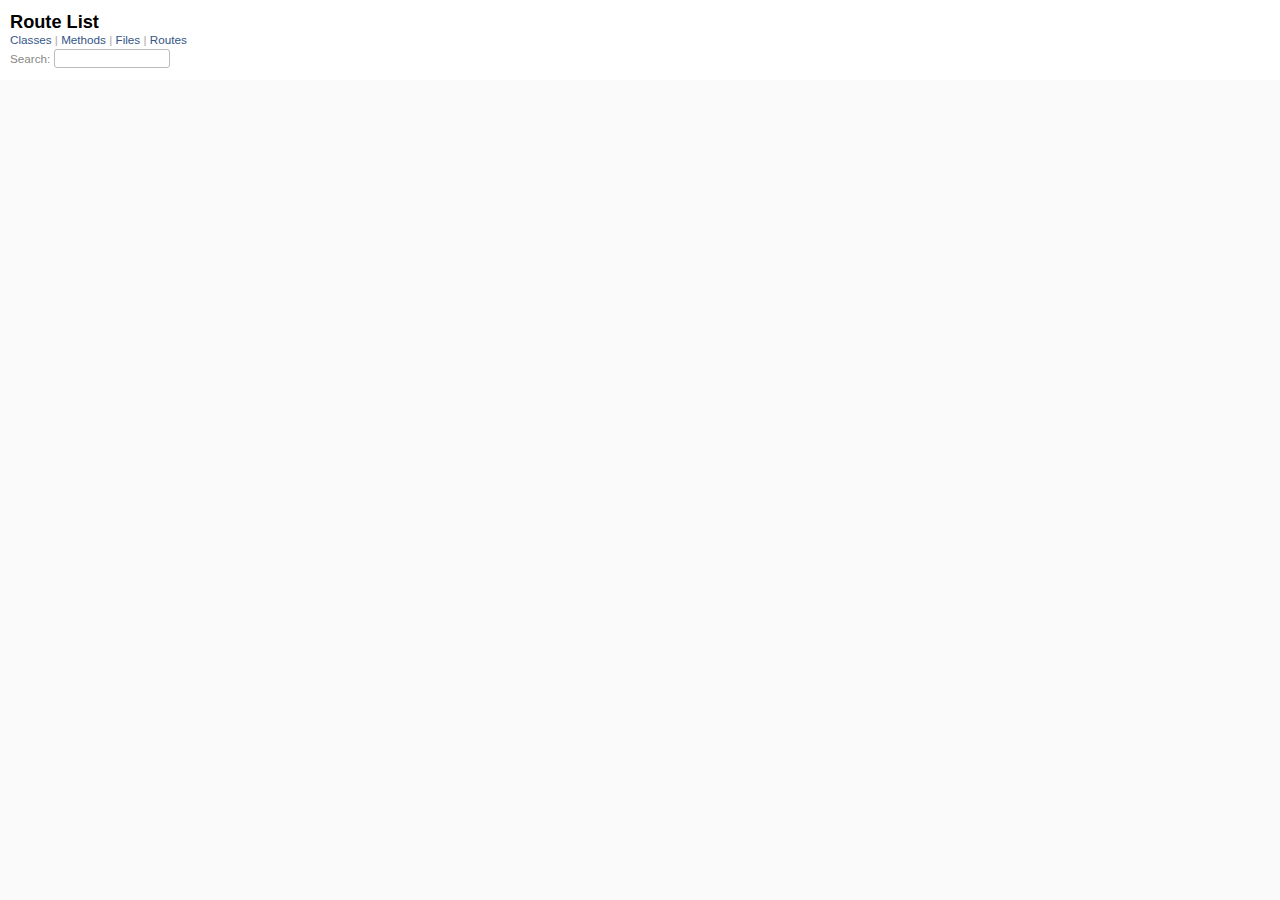
<file: doc/route_list.html>
<!DOCTYPE html>
<html>
  <head>
    <meta name="viewport" content="width=device-width, initial-scale=1.0">
    <meta charset="utf-8" />
    
      <link rel="stylesheet" href="css/full_list.css" type="text/css" media="screen" />
    
      <link rel="stylesheet" href="css/common.css" type="text/css" media="screen" />
    

    
      <script type="text/javascript" charset="utf-8" src="js/jquery.js"></script>
    
      <script type="text/javascript" charset="utf-8" src="js/full_list.js"></script>
    

    <title>Route List</title>
    <base id="base_target" target="_parent" />
  </head>
  <body>
    <div id="content">
      <div class="fixed_header">
        <h1 id="full_list_header">Route List</h1>
        <div id="full_list_nav">
          
            <span><a target="_self" href="class_list.html">
              Classes
            </a></span>
          
            <span><a target="_self" href="method_list.html">
              Methods
            </a></span>
          
            <span><a target="_self" href="file_list.html">
              Files
            </a></span>
          
            <span><a target="_self" href="route_list.html">
              Routes
            </a></span>
          
        </div>

        <div id="search">Search: <input type="text" /></div>
      </div>

      <ul id="full_list" class="class">
        


      </ul>
    </div>
  </body>
</html>
</file>
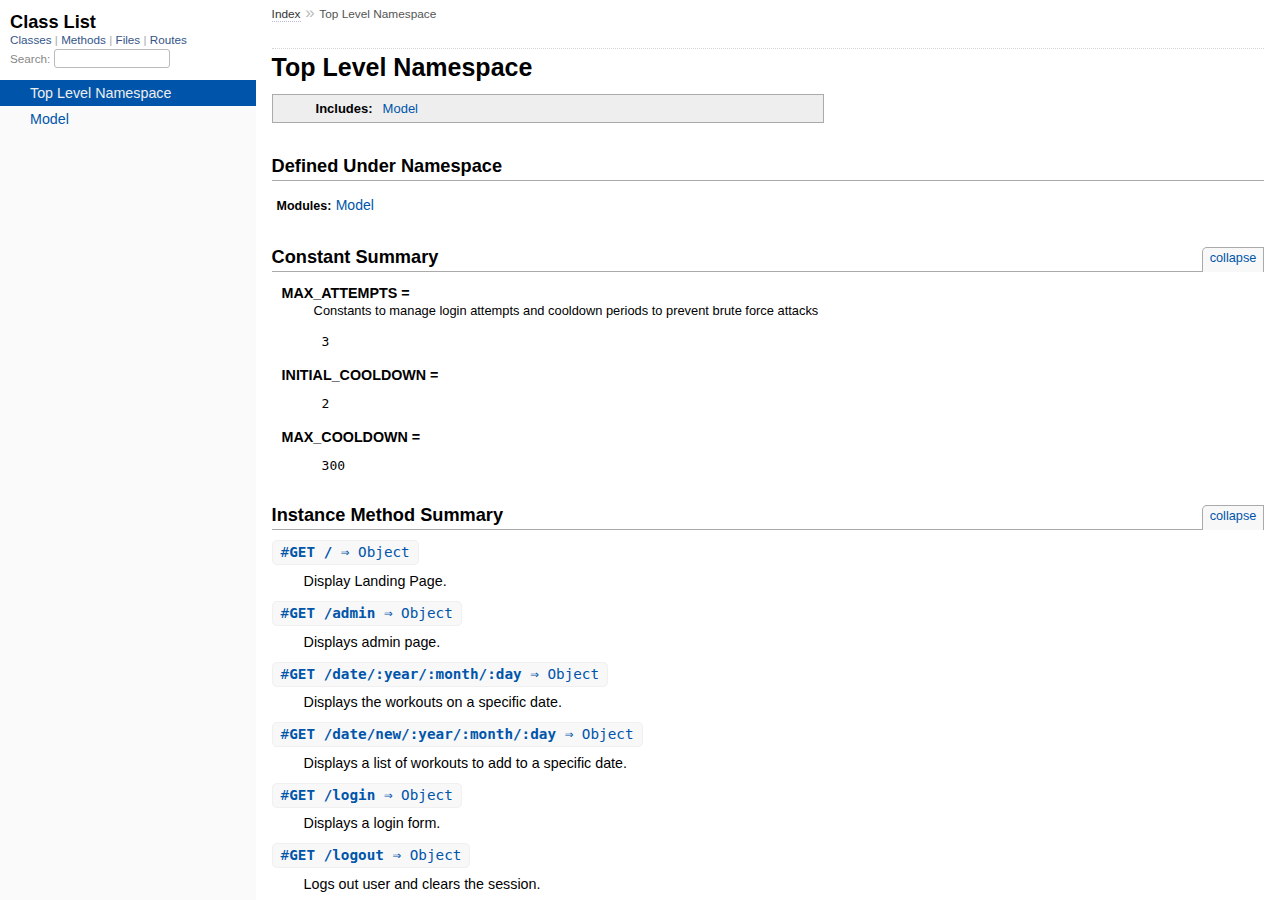
<file: doc/top-level-namespace.html>
<!DOCTYPE html>
<html>
  <head>
    <meta charset="utf-8">
<meta name="viewport" content="width=device-width, initial-scale=1.0">
<title>
  Top Level Namespace
  
    &mdash; Documentation by YARD 0.9.36
  
</title>

  <link rel="stylesheet" href="css/style.css" type="text/css" />

  <link rel="stylesheet" href="css/common.css" type="text/css" />

<script type="text/javascript">
  pathId = "";
  relpath = '';
</script>


  <script type="text/javascript" charset="utf-8" src="js/jquery.js"></script>

  <script type="text/javascript" charset="utf-8" src="js/app.js"></script>

  <script type="text/javascript" charset="utf-8" src="js/custom.js"></script>


  </head>
  <body>
    <div class="nav_wrap">
      <iframe id="nav" src="class_list.html?1"></iframe>
      <div id="resizer"></div>
    </div>

    <div id="main" tabindex="-1">
      <div id="header">
        <div id="menu">
  
    <a href="_index.html">Index</a> &raquo;
    
    
    <span class="title">Top Level Namespace</span>
  
</div>

        <div id="search">
  
    <a class="full_list_link" id="class_list_link"
        href="class_list.html">

        <svg width="24" height="24">
          <rect x="0" y="4" width="24" height="4" rx="1" ry="1"></rect>
          <rect x="0" y="12" width="24" height="4" rx="1" ry="1"></rect>
          <rect x="0" y="20" width="24" height="4" rx="1" ry="1"></rect>
        </svg>
    </a>
  
</div>
        <div class="clear"></div>
      </div>

      <div id="content"><h1>Top Level Namespace
  
  
  
</h1>
<div class="box_info">
  

  
  
  
  
  <dl>
      <dt>Includes:</dt>
      <dd><span class='object_link'><a href="Model.html" title="Model (module)">Model</a></span></dd>
  </dl>
  
  

  

  
</div>

<h2>Defined Under Namespace</h2>
<p class="children">
  
    
      <strong class="modules">Modules:</strong> <span class='object_link'><a href="Model.html" title="Model (module)">Model</a></span>
    
  
    
  
</p>

  
    <h2>
      Constant Summary
      <small><a href="#" class="constants_summary_toggle">collapse</a></small>
    </h2>

    <dl class="constants">
      
        <dt id="MAX_ATTEMPTS-constant" class="">MAX_ATTEMPTS =
          <div class="docstring">
  <div class="discussion">
    
<p>Constants to manage login attempts and cooldown periods to prevent brute force attacks</p>


  </div>
</div>
<div class="tags">
  



</div>
        </dt>
        <dd><pre class="code"><span class='int'>3</span></pre></dd>
      
        <dt id="INITIAL_COOLDOWN-constant" class="">INITIAL_COOLDOWN =
          
        </dt>
        <dd><pre class="code"><span class='int'>2</span></pre></dd>
      
        <dt id="MAX_COOLDOWN-constant" class="">MAX_COOLDOWN =
          
        </dt>
        <dd><pre class="code"><span class='int'>300</span></pre></dd>
      
    </dl>
  







  
    <h2>
      Instance Method Summary
      <small><a href="#" class="summary_toggle">collapse</a></small>
    </h2>

    <ul class="summary">
      
        <li class="public ">
  <span class="summary_signature">
    
      <a href="top-level-namespace.html#GET__-instance_method" title="#GET / (instance method)">#<strong>GET /</strong>  &#x21d2; Object </a>
    

    
  </span>
  
  
  
  
  
  
  

  
    <span class="summary_desc"><div class='inline'>
<p>Display Landing Page.</p>
</div></span>
  
</li>

      
        <li class="public ">
  <span class="summary_signature">
    
      <a href="top-level-namespace.html#GET__admin-instance_method" title="#GET /admin (instance method)">#<strong>GET /admin</strong>  &#x21d2; Object </a>
    

    
  </span>
  
  
  
  
  
  
  

  
    <span class="summary_desc"><div class='inline'>
<p>Displays admin page.</p>
</div></span>
  
</li>

      
        <li class="public ">
  <span class="summary_signature">
    
      <a href="top-level-namespace.html#GET__date__year__month__day-instance_method" title="#GET /date/:year/:month/:day (instance method)">#<strong>GET /date/:year/:month/:day</strong>  &#x21d2; Object </a>
    

    
  </span>
  
  
  
  
  
  
  

  
    <span class="summary_desc"><div class='inline'>
<p>Displays the workouts on a specific date.</p>
</div></span>
  
</li>

      
        <li class="public ">
  <span class="summary_signature">
    
      <a href="top-level-namespace.html#GET__date_new__year__month__day-instance_method" title="#GET /date/new/:year/:month/:day (instance method)">#<strong>GET /date/new/:year/:month/:day</strong>  &#x21d2; Object </a>
    

    
  </span>
  
  
  
  
  
  
  

  
    <span class="summary_desc"><div class='inline'>
<p>Displays a list of workouts to add to a specific date.</p>
</div></span>
  
</li>

      
        <li class="public ">
  <span class="summary_signature">
    
      <a href="top-level-namespace.html#GET__login-instance_method" title="#GET /login (instance method)">#<strong>GET /login</strong>  &#x21d2; Object </a>
    

    
  </span>
  
  
  
  
  
  
  

  
    <span class="summary_desc"><div class='inline'>
<p>Displays a login form.</p>
</div></span>
  
</li>

      
        <li class="public ">
  <span class="summary_signature">
    
      <a href="top-level-namespace.html#GET__logout-instance_method" title="#GET /logout (instance method)">#<strong>GET /logout</strong>  &#x21d2; Object </a>
    

    
  </span>
  
  
  
  
  
  
  

  
    <span class="summary_desc"><div class='inline'>
<p>Logs out user and clears the session.</p>
</div></span>
  
</li>

      
        <li class="public ">
  <span class="summary_signature">
    
      <a href="top-level-namespace.html#GET__overview-instance_method" title="#GET /overview (instance method)">#<strong>GET /overview</strong>  &#x21d2; Object </a>
    

    
  </span>
  
  
  
  
  
  
  

  
    <span class="summary_desc"><div class='inline'>
<p>Displays an overview of today’s and this week’s workouts for the logged-in user.</p>
</div></span>
  
</li>

      
        <li class="public ">
  <span class="summary_signature">
    
      <a href="top-level-namespace.html#GET__register-instance_method" title="#GET /register (instance method)">#<strong>GET /register</strong>  &#x21d2; Object </a>
    

    
  </span>
  
  
  
  
  
  
  

  
    <span class="summary_desc"><div class='inline'>
<p>Displays a register form.</p>
</div></span>
  
</li>

      
        <li class="public ">
  <span class="summary_signature">
    
      <a href="top-level-namespace.html#GET__workouts-instance_method" title="#GET /workouts (instance method)">#<strong>GET /workouts</strong>  &#x21d2; Object </a>
    

    
  </span>
  
  
  
  
  
  
  

  
    <span class="summary_desc"><div class='inline'>
<p>Displays a list of all workouts for the logged-in user.</p>
</div></span>
  
</li>

      
        <li class="public ">
  <span class="summary_signature">
    
      <a href="top-level-namespace.html#GET__workouts__id-instance_method" title="#GET /workouts/:id (instance method)">#<strong>GET /workouts/:id</strong>  &#x21d2; Object </a>
    

    
  </span>
  
  
  
  
  
  
  

  
    <span class="summary_desc"><div class='inline'>
<p>Displays a single workout.</p>
</div></span>
  
</li>

      
        <li class="public ">
  <span class="summary_signature">
    
      <a href="top-level-namespace.html#GET__workouts__id_edit-instance_method" title="#GET /workouts/:id/edit (instance method)">#<strong>GET /workouts/:id/edit</strong>  &#x21d2; Object </a>
    

    
  </span>
  
  
  
  
  
  
  

  
    <span class="summary_desc"><div class='inline'>
<p>Displays a form to edit an existing workout.</p>
</div></span>
  
</li>

      
        <li class="public ">
  <span class="summary_signature">
    
      <a href="top-level-namespace.html#GET__workouts_new-instance_method" title="#GET /workouts/new (instance method)">#<strong>GET /workouts/new</strong>  &#x21d2; Object </a>
    

    
  </span>
  
  
  
  
  
  
  

  
    <span class="summary_desc"><div class='inline'>
<p>Displays a form to create a new workout.</p>
</div></span>
  
</li>

      
        <li class="public ">
  <span class="summary_signature">
    
      <a href="top-level-namespace.html#POST___user_delete-instance_method" title="#POST /:user/delete (instance method)">#<strong>POST /:user/delete</strong>  &#x21d2; Object </a>
    

    
  </span>
  
  
  
  
  
  
  

  
    <span class="summary_desc"><div class='inline'>
<p>Attempts to authenticate admin and deletes a user if successful.</p>
</div></span>
  
</li>

      
        <li class="public ">
  <span class="summary_signature">
    
      <a href="top-level-namespace.html#POST__date__year__month__day_delete__workout_id-instance_method" title="#POST /date/:year/:month/:day/delete/:workout_id (instance method)">#<strong>POST /date/:year/:month/:day/delete/:workout_id</strong>  &#x21d2; Object </a>
    

    
  </span>
  
  
  
  
  
  
  

  
    <span class="summary_desc"><div class='inline'>
<p>Deletes a workout from a specific date.</p>
</div></span>
  
</li>

      
        <li class="public ">
  <span class="summary_signature">
    
      <a href="top-level-namespace.html#POST__date_new__year__month__day__workout_id-instance_method" title="#POST /date/new/:year/:month/:day/:workout_id (instance method)">#<strong>POST /date/new/:year/:month/:day/:workout_id</strong>  &#x21d2; Object </a>
    

    
  </span>
  
  
  
  
  
  
  

  
    <span class="summary_desc"><div class='inline'>
<p>Adds a workout to a specific date and redirects to the day view.</p>
</div></span>
  
</li>

      
        <li class="public ">
  <span class="summary_signature">
    
      <a href="top-level-namespace.html#POST__login-instance_method" title="#POST /login (instance method)">#<strong>POST /login</strong>  &#x21d2; Object </a>
    

    
  </span>
  
  
  
  
  
  
  

  
    <span class="summary_desc"><div class='inline'>
<p>Attempts to authenticate a user and sets session details upon successful login.</p>
</div></span>
  
</li>

      
        <li class="public ">
  <span class="summary_signature">
    
      <a href="top-level-namespace.html#POST__users_new-instance_method" title="#POST /users/new (instance method)">#<strong>POST /users/new</strong>  &#x21d2; Object </a>
    

    
  </span>
  
  
  
  
  
  
  

  
    <span class="summary_desc"><div class='inline'>
<p>Registers a new user using provided details and redirects to login upon successful registration.</p>
</div></span>
  
</li>

      
        <li class="public ">
  <span class="summary_signature">
    
      <a href="top-level-namespace.html#POST__workouts__id_delete-instance_method" title="#POST /workouts/:id/delete (instance method)">#<strong>POST /workouts/:id/delete</strong>  &#x21d2; Object </a>
    

    
  </span>
  
  
  
  
  
  
  

  
    <span class="summary_desc"><div class='inline'>
<p>Deletes a workout and redirects to the workouts list.</p>
</div></span>
  
</li>

      
        <li class="public ">
  <span class="summary_signature">
    
      <a href="top-level-namespace.html#POST__workouts__id_update-instance_method" title="#POST /workouts/:id/update (instance method)">#<strong>POST /workouts/:id/update</strong>  &#x21d2; Object </a>
    

    
  </span>
  
  
  
  
  
  
  

  
    <span class="summary_desc"><div class='inline'>
<p>Updates an existing workout and redirects to the workout details page.</p>
</div></span>
  
</li>

      
        <li class="public ">
  <span class="summary_signature">
    
      <a href="top-level-namespace.html#POST__workouts_new-instance_method" title="#POST /workouts/new (instance method)">#<strong>POST /workouts/new</strong>  &#x21d2; Object </a>
    

    
  </span>
  
  
  
  
  
  
  

  
    <span class="summary_desc"><div class='inline'>
<p>Creates a new workout based on provided details and redirects to the workouts list page.</p>
</div></span>
  
</li>

      
    </ul>
  


  
  
  
  
  
  
  
  
  <h3 class="inherited">Methods included from <span class='object_link'><a href="Model.html" title="Model (module)">Model</a></span></h3>
  <p class="inherited"><span class='object_link'><a href="Model.html#authenticate_admin-instance_method" title="Model#authenticate_admin (method)">#authenticate_admin</a></span>, <span class='object_link'><a href="Model.html#authenticate_user-instance_method" title="Model#authenticate_user (method)">#authenticate_user</a></span>, <span class='object_link'><a href="Model.html#authenticate_workout-instance_method" title="Model#authenticate_workout (method)">#authenticate_workout</a></span>, <span class='object_link'><a href="Model.html#connect_to_db-instance_method" title="Model#connect_to_db (method)">#connect_to_db</a></span>, <span class='object_link'><a href="Model.html#create_easy_run-instance_method" title="Model#create_easy_run (method)">#create_easy_run</a></span>, <span class='object_link'><a href="Model.html#create_interval_run-instance_method" title="Model#create_interval_run (method)">#create_interval_run</a></span>, <span class='object_link'><a href="Model.html#create_tempo_run-instance_method" title="Model#create_tempo_run (method)">#create_tempo_run</a></span>, <span class='object_link'><a href="Model.html#create_weight_workout-instance_method" title="Model#create_weight_workout (method)">#create_weight_workout</a></span>, <span class='object_link'><a href="Model.html#date_add_workout-instance_method" title="Model#date_add_workout (method)">#date_add_workout</a></span>, <span class='object_link'><a href="Model.html#date_delete_workout-instance_method" title="Model#date_delete_workout (method)">#date_delete_workout</a></span>, <span class='object_link'><a href="Model.html#date_get_workouts-instance_method" title="Model#date_get_workouts (method)">#date_get_workouts</a></span>, <span class='object_link'><a href="Model.html#delete_user-instance_method" title="Model#delete_user (method)">#delete_user</a></span>, <span class='object_link'><a href="Model.html#delete_workout-instance_method" title="Model#delete_workout (method)">#delete_workout</a></span>, <span class='object_link'><a href="Model.html#find_user_by_email-instance_method" title="Model#find_user_by_email (method)">#find_user_by_email</a></span>, <span class='object_link'><a href="Model.html#get_all_users-instance_method" title="Model#get_all_users (method)">#get_all_users</a></span>, <span class='object_link'><a href="Model.html#get_exercises-instance_method" title="Model#get_exercises (method)">#get_exercises</a></span>, <span class='object_link'><a href="Model.html#get_group_id-instance_method" title="Model#get_group_id (method)">#get_group_id</a></span>, <span class='object_link'><a href="Model.html#get_run_details-instance_method" title="Model#get_run_details (method)">#get_run_details</a></span>, <span class='object_link'><a href="Model.html#get_todays_workouts-instance_method" title="Model#get_todays_workouts (method)">#get_todays_workouts</a></span>, <span class='object_link'><a href="Model.html#get_weeks_workouts-instance_method" title="Model#get_weeks_workouts (method)">#get_weeks_workouts</a></span>, <span class='object_link'><a href="Model.html#get_workout-instance_method" title="Model#get_workout (method)">#get_workout</a></span>, <span class='object_link'><a href="Model.html#get_workout_type-instance_method" title="Model#get_workout_type (method)">#get_workout_type</a></span>, <span class='object_link'><a href="Model.html#get_workouts-instance_method" title="Model#get_workouts (method)">#get_workouts</a></span>, <span class='object_link'><a href="Model.html#register_user-instance_method" title="Model#register_user (method)">#register_user</a></span>, <span class='object_link'><a href="Model.html#update_easy_run-instance_method" title="Model#update_easy_run (method)">#update_easy_run</a></span>, <span class='object_link'><a href="Model.html#update_interval_run-instance_method" title="Model#update_interval_run (method)">#update_interval_run</a></span>, <span class='object_link'><a href="Model.html#update_tempo_run-instance_method" title="Model#update_tempo_run (method)">#update_tempo_run</a></span>, <span class='object_link'><a href="Model.html#update_weight_workout-instance_method" title="Model#update_weight_workout (method)">#update_weight_workout</a></span></p>


  <div id="instance_method_details" class="method_details_list">
    <h2>Instance Method Details</h2>

    
      <div class="method_details first">
  <h3 class="signature first" id="GET__-instance_method">
  
    #<strong>GET /</strong>  &#x21d2; <tt>Object</tt> 
  

  

  
</h3><div class="docstring">
  <div class="discussion">
    
<p>Display Landing Page</p>


  </div>
</div>
<div class="tags">
  



</div><table class="source_code">
  <tr>
    <td>
      <pre class="lines">


115
116
117</pre>
    </td>
    <td>
      <pre class="code"><span class="info file"># File 'app.rb', line 115</span>

<span class='id identifier rubyid_get'>get</span><span class='lparen'>(</span><span class='tstring'><span class='tstring_beg'>&#39;</span><span class='tstring_content'>/</span><span class='tstring_end'>&#39;</span></span><span class='rparen'>)</span> <span class='kw'>do</span> 
    <span class='id identifier rubyid_slim'>slim</span> <span class='symbol'>:start</span><span class='comma'>,</span> <span class='label'>layout:</span> <span class='kw'>false</span>
<span class='kw'>end</span></pre>
    </td>
  </tr>
</table>
</div>
    
      <div class="method_details ">
  <h3 class="signature " id="GET__admin-instance_method">
  
    #<strong>GET /admin</strong>  &#x21d2; <tt>Object</tt> 
  

  

  
</h3><div class="docstring">
  <div class="discussion">
    
<p>Displays admin page</p>


  </div>
</div>
<div class="tags">
  



</div><table class="source_code">
  <tr>
    <td>
      <pre class="lines">


191
192
193
194
195</pre>
    </td>
    <td>
      <pre class="code"><span class="info file"># File 'app.rb', line 191</span>

<span class='id identifier rubyid_get'>get</span><span class='lparen'>(</span><span class='tstring'><span class='tstring_beg'>&#39;</span><span class='tstring_content'>/admin</span><span class='tstring_end'>&#39;</span></span><span class='rparen'>)</span> <span class='kw'>do</span>
    <span class='id identifier rubyid_users'>users</span> <span class='op'>=</span> <span class='id identifier rubyid_get_all_users'><span class='object_link'><a href="Model.html#get_all_users-instance_method" title="Model#get_all_users (method)">get_all_users</a></span></span><span class='lparen'>(</span><span class='rparen'>)</span>

    <span class='id identifier rubyid_slim'>slim</span><span class='lparen'>(</span><span class='symbol'>:&quot;/admin&quot;</span><span class='comma'>,</span> <span class='label'>locals:</span> <span class='lbrace'>{</span> <span class='label'>users:</span> <span class='id identifier rubyid_users'>users</span> <span class='rbrace'>}</span><span class='rparen'>)</span>
<span class='kw'>end</span></pre>
    </td>
  </tr>
</table>
</div>
    
      <div class="method_details ">
  <h3 class="signature " id="GET__date__year__month__day-instance_method">
  
    #<strong>GET /date/:year/:month/:day</strong>  &#x21d2; <tt>Object</tt> 
  

  

  
</h3><div class="docstring">
  <div class="discussion">
    
<p>Displays the workouts on a specific date</p>


  </div>
</div>
<div class="tags">
  <p class="tag_title">Parameters:</p>
<ul class="param">
  
    <li>
      
        <span class='name'>session[:id]</span>
      
      
        <span class='type'>(<tt>Integer</tt>)</span>
      
      
      
        &mdash;
        <div class='inline'>
<p>The ID of the user</p>
</div>
      
    </li>
  
    <li>
      
        <span class='name'>date</span>
      
      
        <span class='type'>(<tt>String</tt>)</span>
      
      
      
        &mdash;
        <div class='inline'>
<p>The specific date to show workouts for</p>
</div>
      
    </li>
  
</ul>


  <p class="tag_title">See Also:</p>
  <ul class="see">
    
      <li><span class='object_link'><a href="Model.html#date_get_workouts-instance_method" title="Model#date_get_workouts (method)">Model#date_get_workouts</a></span></li>
    
  </ul>



</div><table class="source_code">
  <tr>
    <td>
      <pre class="lines">


422
423
424
425
426
427
428
429
430</pre>
    </td>
    <td>
      <pre class="code"><span class="info file"># File 'app.rb', line 422</span>

<span class='id identifier rubyid_get'>get</span><span class='lparen'>(</span><span class='tstring'><span class='tstring_beg'>&#39;</span><span class='tstring_content'>/date/:year/:month/:day</span><span class='tstring_end'>&#39;</span></span><span class='rparen'>)</span> <span class='kw'>do</span>
    <span class='id identifier rubyid_year'>year</span> <span class='op'>=</span> <span class='id identifier rubyid_params'>params</span><span class='lbracket'>[</span><span class='symbol'>:year</span><span class='rbracket'>]</span>
    <span class='id identifier rubyid_month'>month</span> <span class='op'>=</span> <span class='id identifier rubyid_params'>params</span><span class='lbracket'>[</span><span class='symbol'>:month</span><span class='rbracket'>]</span>
    <span class='id identifier rubyid_day'>day</span> <span class='op'>=</span> <span class='id identifier rubyid_params'>params</span><span class='lbracket'>[</span><span class='symbol'>:day</span><span class='rbracket'>]</span>
    <span class='id identifier rubyid_date'>date</span> <span class='op'>=</span> <span class='id identifier rubyid_year'>year</span> <span class='op'>+</span> <span class='tstring'><span class='tstring_beg'>&quot;</span><span class='tstring_content'>-</span><span class='tstring_end'>&quot;</span></span> <span class='op'>+</span> <span class='id identifier rubyid_month'>month</span> <span class='op'>+</span> <span class='tstring'><span class='tstring_beg'>&quot;</span><span class='tstring_content'>-</span><span class='tstring_end'>&quot;</span></span> <span class='op'>+</span> <span class='id identifier rubyid_day'>day</span>

    <span class='id identifier rubyid_workouts'>workouts</span> <span class='op'>=</span> <span class='id identifier rubyid_date_get_workouts'><span class='object_link'><a href="Model.html#date_get_workouts-instance_method" title="Model#date_get_workouts (method)">date_get_workouts</a></span></span><span class='lparen'>(</span><span class='id identifier rubyid_session'>session</span><span class='lbracket'>[</span><span class='symbol'>:id</span><span class='rbracket'>]</span><span class='comma'>,</span> <span class='id identifier rubyid_date'>date</span><span class='rparen'>)</span>
    <span class='id identifier rubyid_slim'>slim</span><span class='lparen'>(</span><span class='symbol'>:&quot;date/show&quot;</span><span class='comma'>,</span> <span class='label'>locals:</span> <span class='lbrace'>{</span> <span class='label'>year:</span> <span class='id identifier rubyid_year'>year</span><span class='comma'>,</span> <span class='label'>month:</span> <span class='id identifier rubyid_month'>month</span><span class='comma'>,</span> <span class='label'>day:</span> <span class='id identifier rubyid_day'>day</span><span class='comma'>,</span> <span class='label'>workouts:</span> <span class='id identifier rubyid_workouts'>workouts</span> <span class='rbrace'>}</span><span class='rparen'>)</span>
<span class='kw'>end</span></pre>
    </td>
  </tr>
</table>
</div>
    
      <div class="method_details ">
  <h3 class="signature " id="GET__date_new__year__month__day-instance_method">
  
    #<strong>GET /date/new/:year/:month/:day</strong>  &#x21d2; <tt>Object</tt> 
  

  

  
</h3><div class="docstring">
  <div class="discussion">
    
<p>Displays a list of workouts to add to a specific date</p>


  </div>
</div>
<div class="tags">
  <p class="tag_title">Parameters:</p>
<ul class="param">
  
    <li>
      
        <span class='name'>session[:id]</span>
      
      
        <span class='type'>(<tt>Integer</tt>)</span>
      
      
      
        &mdash;
        <div class='inline'>
<p>The ID of the user</p>
</div>
      
    </li>
  
</ul>


  <p class="tag_title">See Also:</p>
  <ul class="see">
    
      <li><span class='object_link'><a href="Model.html#get_workouts-instance_method" title="Model#get_workouts (method)">Model#get_workouts</a></span></li>
    
  </ul>



</div><table class="source_code">
  <tr>
    <td>
      <pre class="lines">


437
438
439
440
441
442
443
444
445</pre>
    </td>
    <td>
      <pre class="code"><span class="info file"># File 'app.rb', line 437</span>

<span class='id identifier rubyid_get'>get</span><span class='lparen'>(</span><span class='tstring'><span class='tstring_beg'>&#39;</span><span class='tstring_content'>/date/new/:year/:month/:day</span><span class='tstring_end'>&#39;</span></span><span class='rparen'>)</span> <span class='kw'>do</span>
    <span class='id identifier rubyid_year'>year</span> <span class='op'>=</span> <span class='id identifier rubyid_params'>params</span><span class='lbracket'>[</span><span class='symbol'>:year</span><span class='rbracket'>]</span>
    <span class='id identifier rubyid_month'>month</span> <span class='op'>=</span> <span class='id identifier rubyid_params'>params</span><span class='lbracket'>[</span><span class='symbol'>:month</span><span class='rbracket'>]</span>
    <span class='id identifier rubyid_day'>day</span> <span class='op'>=</span> <span class='id identifier rubyid_params'>params</span><span class='lbracket'>[</span><span class='symbol'>:day</span><span class='rbracket'>]</span>
    <span class='id identifier rubyid_date'>date</span> <span class='op'>=</span> <span class='tstring'><span class='tstring_beg'>&quot;</span><span class='embexpr_beg'>#{</span><span class='id identifier rubyid_year'>year</span><span class='embexpr_end'>}</span><span class='tstring_content'>-</span><span class='embexpr_beg'>#{</span><span class='id identifier rubyid_month'>month</span><span class='embexpr_end'>}</span><span class='tstring_content'>-</span><span class='embexpr_beg'>#{</span><span class='id identifier rubyid_day'>day</span><span class='embexpr_end'>}</span><span class='tstring_end'>&quot;</span></span>

    <span class='id identifier rubyid_workouts'>workouts</span> <span class='op'>=</span> <span class='id identifier rubyid_get_workouts'><span class='object_link'><a href="Model.html#get_workouts-instance_method" title="Model#get_workouts (method)">get_workouts</a></span></span><span class='lparen'>(</span><span class='id identifier rubyid_session'>session</span><span class='lbracket'>[</span><span class='symbol'>:id</span><span class='rbracket'>]</span><span class='rparen'>)</span>
    <span class='id identifier rubyid_slim'>slim</span><span class='lparen'>(</span><span class='symbol'>:&quot;date/new&quot;</span><span class='comma'>,</span> <span class='label'>locals:</span> <span class='lbrace'>{</span> <span class='label'>year:</span> <span class='id identifier rubyid_year'>year</span><span class='comma'>,</span> <span class='label'>month:</span> <span class='id identifier rubyid_month'>month</span><span class='comma'>,</span> <span class='label'>day:</span> <span class='id identifier rubyid_day'>day</span><span class='comma'>,</span> <span class='label'>workouts:</span> <span class='id identifier rubyid_workouts'>workouts</span> <span class='rbrace'>}</span><span class='rparen'>)</span>
<span class='kw'>end</span></pre>
    </td>
  </tr>
</table>
</div>
    
      <div class="method_details ">
  <h3 class="signature " id="GET__login-instance_method">
  
    #<strong>GET /login</strong>  &#x21d2; <tt>Object</tt> 
  

  

  
</h3><div class="docstring">
  <div class="discussion">
    
<p>Displays a login form</p>


  </div>
</div>
<div class="tags">
  



</div><table class="source_code">
  <tr>
    <td>
      <pre class="lines">


120
121
122</pre>
    </td>
    <td>
      <pre class="code"><span class="info file"># File 'app.rb', line 120</span>

<span class='id identifier rubyid_get'>get</span><span class='lparen'>(</span><span class='tstring'><span class='tstring_beg'>&#39;</span><span class='tstring_content'>/login</span><span class='tstring_end'>&#39;</span></span><span class='rparen'>)</span> <span class='kw'>do</span> 
    <span class='id identifier rubyid_slim'>slim</span> <span class='symbol'>:login</span><span class='comma'>,</span> <span class='label'>layout:</span> <span class='kw'>false</span>
<span class='kw'>end</span></pre>
    </td>
  </tr>
</table>
</div>
    
      <div class="method_details ">
  <h3 class="signature " id="GET__logout-instance_method">
  
    #<strong>GET /logout</strong>  &#x21d2; <tt>Object</tt> 
  

  

  
</h3><div class="docstring">
  <div class="discussion">
    
<p>Logs out user and clears the session</p>


  </div>
</div>
<div class="tags">
  



</div><table class="source_code">
  <tr>
    <td>
      <pre class="lines">


184
185
186
187</pre>
    </td>
    <td>
      <pre class="code"><span class="info file"># File 'app.rb', line 184</span>

<span class='id identifier rubyid_get'>get</span><span class='lparen'>(</span><span class='tstring'><span class='tstring_beg'>&#39;</span><span class='tstring_content'>/logout</span><span class='tstring_end'>&#39;</span></span><span class='rparen'>)</span> <span class='kw'>do</span>
    <span class='id identifier rubyid_session'>session</span><span class='period'>.</span><span class='id identifier rubyid_clear'>clear</span>
    <span class='id identifier rubyid_redirect'>redirect</span><span class='lparen'>(</span><span class='tstring'><span class='tstring_beg'>&#39;</span><span class='tstring_content'>/</span><span class='tstring_end'>&#39;</span></span><span class='rparen'>)</span>
<span class='kw'>end</span></pre>
    </td>
  </tr>
</table>
</div>
    
      <div class="method_details ">
  <h3 class="signature " id="GET__overview-instance_method">
  
    #<strong>GET /overview</strong>  &#x21d2; <tt>Object</tt> 
  

  

  
</h3><div class="docstring">
  <div class="discussion">
    
<p>Displays an overview of today’s and this week’s workouts for the logged-in user</p>


  </div>
</div>
<div class="tags">
  <p class="tag_title">Parameters:</p>
<ul class="param">
  
    <li>
      
        <span class='name'>session[:id]</span>
      
      
        <span class='type'>(<tt>Integer</tt>)</span>
      
      
      
        &mdash;
        <div class='inline'>
<p>The ID of the logged-in user</p>
</div>
      
    </li>
  
</ul>


  <p class="tag_title">See Also:</p>
  <ul class="see">
    
      <li><span class='object_link'><a href="Model.html#get_todays_workouts-instance_method" title="Model#get_todays_workouts (method)">Model#get_todays_workouts</a></span></li>
    
      <li><span class='object_link'><a href="Model.html#get_weeks_workouts-instance_method" title="Model#get_weeks_workouts (method)">Model#get_weeks_workouts</a></span></li>
    
  </ul>



</div><table class="source_code">
  <tr>
    <td>
      <pre class="lines">


217
218
219
220
221
222</pre>
    </td>
    <td>
      <pre class="code"><span class="info file"># File 'app.rb', line 217</span>

<span class='id identifier rubyid_get'>get</span><span class='lparen'>(</span><span class='tstring'><span class='tstring_beg'>&#39;</span><span class='tstring_content'>/overview</span><span class='tstring_end'>&#39;</span></span><span class='rparen'>)</span> <span class='kw'>do</span>
    <span class='id identifier rubyid_todays_workouts'>todays_workouts</span> <span class='op'>=</span> <span class='id identifier rubyid_get_todays_workouts'><span class='object_link'><a href="Model.html#get_todays_workouts-instance_method" title="Model#get_todays_workouts (method)">get_todays_workouts</a></span></span><span class='lparen'>(</span><span class='id identifier rubyid_session'>session</span><span class='lbracket'>[</span><span class='symbol'>:id</span><span class='rbracket'>]</span><span class='rparen'>)</span>
    <span class='id identifier rubyid_weeks_workouts'>weeks_workouts</span> <span class='op'>=</span> <span class='id identifier rubyid_get_weeks_workouts'><span class='object_link'><a href="Model.html#get_weeks_workouts-instance_method" title="Model#get_weeks_workouts (method)">get_weeks_workouts</a></span></span><span class='lparen'>(</span><span class='id identifier rubyid_session'>session</span><span class='lbracket'>[</span><span class='symbol'>:id</span><span class='rbracket'>]</span><span class='rparen'>)</span>

    <span class='id identifier rubyid_slim'>slim</span><span class='lparen'>(</span><span class='symbol'>:overview</span><span class='comma'>,</span> <span class='label'>locals:</span> <span class='lbrace'>{</span> <span class='label'>todays_workouts:</span> <span class='id identifier rubyid_todays_workouts'>todays_workouts</span><span class='comma'>,</span> <span class='label'>weeks_workouts:</span> <span class='id identifier rubyid_weeks_workouts'>weeks_workouts</span> <span class='rbrace'>}</span><span class='rparen'>)</span>
<span class='kw'>end</span></pre>
    </td>
  </tr>
</table>
</div>
    
      <div class="method_details ">
  <h3 class="signature " id="GET__register-instance_method">
  
    #<strong>GET /register</strong>  &#x21d2; <tt>Object</tt> 
  

  

  
</h3><div class="docstring">
  <div class="discussion">
    
<p>Displays a register form</p>


  </div>
</div>
<div class="tags">
  



</div><table class="source_code">
  <tr>
    <td>
      <pre class="lines">


155
156
157</pre>
    </td>
    <td>
      <pre class="code"><span class="info file"># File 'app.rb', line 155</span>

<span class='id identifier rubyid_get'>get</span><span class='lparen'>(</span><span class='tstring'><span class='tstring_beg'>&#39;</span><span class='tstring_content'>/register</span><span class='tstring_end'>&#39;</span></span><span class='rparen'>)</span> <span class='kw'>do</span>
    <span class='id identifier rubyid_slim'>slim</span> <span class='symbol'>:register</span><span class='comma'>,</span> <span class='label'>layout:</span> <span class='kw'>false</span>
<span class='kw'>end</span></pre>
    </td>
  </tr>
</table>
</div>
    
      <div class="method_details ">
  <h3 class="signature " id="GET__workouts-instance_method">
  
    #<strong>GET /workouts</strong>  &#x21d2; <tt>Object</tt> 
  

  

  
</h3><div class="docstring">
  <div class="discussion">
    
<p>Displays a list of all workouts for the logged-in user</p>


  </div>
</div>
<div class="tags">
  <p class="tag_title">Parameters:</p>
<ul class="param">
  
    <li>
      
        <span class='name'>session[:id]</span>
      
      
        <span class='type'>(<tt>Integer</tt>)</span>
      
      
      
        &mdash;
        <div class='inline'>
<p>The ID of the logged-in user</p>
</div>
      
    </li>
  
</ul>


  <p class="tag_title">See Also:</p>
  <ul class="see">
    
      <li><span class='object_link'><a href="Model.html#get_workouts-instance_method" title="Model#get_workouts (method)">Model#get_workouts</a></span></li>
    
  </ul>



</div><table class="source_code">
  <tr>
    <td>
      <pre class="lines">


229
230
231
232
233</pre>
    </td>
    <td>
      <pre class="code"><span class="info file"># File 'app.rb', line 229</span>

<span class='id identifier rubyid_get'>get</span><span class='lparen'>(</span><span class='tstring'><span class='tstring_beg'>&#39;</span><span class='tstring_content'>/workouts</span><span class='tstring_end'>&#39;</span></span><span class='rparen'>)</span> <span class='kw'>do</span> 
    <span class='id identifier rubyid_workouts'>workouts</span> <span class='op'>=</span> <span class='id identifier rubyid_get_workouts'><span class='object_link'><a href="Model.html#get_workouts-instance_method" title="Model#get_workouts (method)">get_workouts</a></span></span><span class='lparen'>(</span><span class='id identifier rubyid_session'>session</span><span class='lbracket'>[</span><span class='symbol'>:id</span><span class='rbracket'>]</span><span class='rparen'>)</span>

    <span class='id identifier rubyid_slim'>slim</span><span class='lparen'>(</span><span class='symbol'>:&quot;/workouts/index&quot;</span><span class='comma'>,</span> <span class='label'>locals:</span> <span class='lbrace'>{</span> <span class='label'>workouts:</span> <span class='id identifier rubyid_workouts'>workouts</span> <span class='rbrace'>}</span><span class='rparen'>)</span>
<span class='kw'>end</span></pre>
    </td>
  </tr>
</table>
</div>
    
      <div class="method_details ">
  <h3 class="signature " id="GET__workouts__id-instance_method">
  
    #<strong>GET /workouts/:id</strong>  &#x21d2; <tt>Object</tt> 
  

  

  
</h3><div class="docstring">
  <div class="discussion">
    
<p>Displays a single workout</p>


  </div>
</div>
<div class="tags">
  <p class="tag_title">Parameters:</p>
<ul class="param">
  
    <li>
      
        <span class='name'>:id</span>
      
      
        <span class='type'>(<tt>Integer</tt>)</span>
      
      
      
        &mdash;
        <div class='inline'>
<p>The ID of the workout</p>
</div>
      
    </li>
  
</ul>


  <p class="tag_title">See Also:</p>
  <ul class="see">
    
      <li><span class='object_link'><a href="Model.html#get_workout-instance_method" title="Model#get_workout (method)">Model#get_workout</a></span></li>
    
      <li><span class='object_link'><a href="Model.html#get_exercises-instance_method" title="Model#get_exercises (method)">Model#get_exercises</a></span></li>
    
      <li><span class='object_link'><a href="Model.html#get_run_details-instance_method" title="Model#get_run_details (method)">Model#get_run_details</a></span></li>
    
  </ul>



</div><table class="source_code">
  <tr>
    <td>
      <pre class="lines">


305
306
307
308
309
310
311
312
313
314
315</pre>
    </td>
    <td>
      <pre class="code"><span class="info file"># File 'app.rb', line 305</span>

<span class='id identifier rubyid_get'>get</span><span class='lparen'>(</span><span class='tstring'><span class='tstring_beg'>&#39;</span><span class='tstring_content'>/workouts/:id</span><span class='tstring_end'>&#39;</span></span><span class='rparen'>)</span> <span class='kw'>do</span>
    <span class='id identifier rubyid_workout_id'>workout_id</span> <span class='op'>=</span> <span class='id identifier rubyid_params'>params</span><span class='lbracket'>[</span><span class='symbol'>:id</span><span class='rbracket'>]</span><span class='period'>.</span><span class='id identifier rubyid_to_i'>to_i</span>
    <span class='id identifier rubyid_workout'>workout</span> <span class='op'>=</span> <span class='id identifier rubyid_get_workout'><span class='object_link'><a href="Model.html#get_workout-instance_method" title="Model#get_workout (method)">get_workout</a></span></span><span class='lparen'>(</span><span class='id identifier rubyid_workout_id'>workout_id</span><span class='rparen'>)</span>
    <span class='id identifier rubyid_workout_type'>workout_type</span> <span class='op'>=</span> <span class='id identifier rubyid_workout'>workout</span><span class='lbracket'>[</span><span class='tstring'><span class='tstring_beg'>&quot;</span><span class='tstring_content'>workout_type</span><span class='tstring_end'>&quot;</span></span><span class='rbracket'>]</span>
    <span class='id identifier rubyid_exercises'>exercises</span> <span class='op'>=</span> <span class='id identifier rubyid_get_exercises'><span class='object_link'><a href="Model.html#get_exercises-instance_method" title="Model#get_exercises (method)">get_exercises</a></span></span><span class='lparen'>(</span><span class='id identifier rubyid_workout_id'>workout_id</span><span class='rparen'>)</span>
    <span class='id identifier rubyid_run_details'>run_details</span> <span class='op'>=</span> <span class='id identifier rubyid_get_run_details'><span class='object_link'><a href="Model.html#get_run_details-instance_method" title="Model#get_run_details (method)">get_run_details</a></span></span><span class='lparen'>(</span><span class='id identifier rubyid_workout_id'>workout_id</span><span class='rparen'>)</span>
    <span class='id identifier rubyid_p'>p</span> <span class='tstring'><span class='tstring_beg'>&quot;</span><span class='tstring_content'>------------------</span><span class='tstring_end'>&quot;</span></span>
    <span class='id identifier rubyid_p'>p</span> <span class='id identifier rubyid_run_details'>run_details</span>

    <span class='id identifier rubyid_slim'>slim</span><span class='lparen'>(</span><span class='symbol'>:&quot;/workouts/show&quot;</span><span class='comma'>,</span> <span class='label'>locals:</span> <span class='lbrace'>{</span> <span class='label'>workout:</span> <span class='id identifier rubyid_workout'>workout</span><span class='comma'>,</span> <span class='label'>workout_type:</span> <span class='id identifier rubyid_workout_type'>workout_type</span><span class='comma'>,</span> <span class='label'>exercises:</span> <span class='id identifier rubyid_exercises'>exercises</span><span class='comma'>,</span> <span class='label'>run_details:</span> <span class='id identifier rubyid_run_details'>run_details</span> <span class='rbrace'>}</span><span class='rparen'>)</span>
<span class='kw'>end</span></pre>
    </td>
  </tr>
</table>
</div>
    
      <div class="method_details ">
  <h3 class="signature " id="GET__workouts__id_edit-instance_method">
  
    #<strong>GET /workouts/:id/edit</strong>  &#x21d2; <tt>Object</tt> 
  

  

  
</h3><div class="docstring">
  <div class="discussion">
    
<p>Displays a form to edit an existing workout</p>


  </div>
</div>
<div class="tags">
  <p class="tag_title">Parameters:</p>
<ul class="param">
  
    <li>
      
        <span class='name'>:id</span>
      
      
        <span class='type'>(<tt>Integer</tt>)</span>
      
      
      
        &mdash;
        <div class='inline'>
<p>The ID of the workout</p>
</div>
      
    </li>
  
</ul>


  <p class="tag_title">See Also:</p>
  <ul class="see">
    
      <li><span class='object_link'><a href="Model.html#get_workout-instance_method" title="Model#get_workout (method)">Model#get_workout</a></span></li>
    
      <li><span class='object_link'><a href="Model.html#get_exercises-instance_method" title="Model#get_exercises (method)">Model#get_exercises</a></span></li>
    
      <li><span class='object_link'><a href="Model.html#get_run_details-instance_method" title="Model#get_run_details (method)">Model#get_run_details</a></span></li>
    
  </ul>



</div><table class="source_code">
  <tr>
    <td>
      <pre class="lines">


340
341
342
343
344
345
346
347
348
349
350</pre>
    </td>
    <td>
      <pre class="code"><span class="info file"># File 'app.rb', line 340</span>

<span class='id identifier rubyid_get'>get</span><span class='lparen'>(</span><span class='tstring'><span class='tstring_beg'>&#39;</span><span class='tstring_content'>/workouts/:id/edit</span><span class='tstring_end'>&#39;</span></span><span class='rparen'>)</span> <span class='kw'>do</span>
    <span class='id identifier rubyid_workout_id'>workout_id</span> <span class='op'>=</span> <span class='id identifier rubyid_params'>params</span><span class='lbracket'>[</span><span class='symbol'>:id</span><span class='rbracket'>]</span><span class='period'>.</span><span class='id identifier rubyid_to_i'>to_i</span>
    <span class='id identifier rubyid_workout'>workout</span> <span class='op'>=</span> <span class='id identifier rubyid_get_workout'><span class='object_link'><a href="Model.html#get_workout-instance_method" title="Model#get_workout (method)">get_workout</a></span></span><span class='lparen'>(</span><span class='id identifier rubyid_workout_id'>workout_id</span><span class='rparen'>)</span>
    <span class='id identifier rubyid_workout_type'>workout_type</span> <span class='op'>=</span> <span class='id identifier rubyid_workout'>workout</span><span class='lbracket'>[</span><span class='tstring'><span class='tstring_beg'>&quot;</span><span class='tstring_content'>workout_type</span><span class='tstring_end'>&quot;</span></span><span class='rbracket'>]</span>
    <span class='id identifier rubyid_exercises'>exercises</span> <span class='op'>=</span> <span class='id identifier rubyid_get_exercises'><span class='object_link'><a href="Model.html#get_exercises-instance_method" title="Model#get_exercises (method)">get_exercises</a></span></span><span class='lparen'>(</span><span class='id identifier rubyid_workout_id'>workout_id</span><span class='rparen'>)</span>
    <span class='id identifier rubyid_run_details'>run_details</span> <span class='op'>=</span> <span class='id identifier rubyid_get_run_details'><span class='object_link'><a href="Model.html#get_run_details-instance_method" title="Model#get_run_details (method)">get_run_details</a></span></span><span class='lparen'>(</span><span class='id identifier rubyid_workout_id'>workout_id</span><span class='rparen'>)</span>
    <span class='id identifier rubyid_p'>p</span> <span class='tstring'><span class='tstring_beg'>&quot;</span><span class='tstring_content'>------------------</span><span class='tstring_end'>&quot;</span></span>
    <span class='id identifier rubyid_p'>p</span> <span class='id identifier rubyid_run_details'>run_details</span>

    <span class='id identifier rubyid_slim'>slim</span><span class='lparen'>(</span><span class='symbol'>:&quot;/workouts/edit&quot;</span><span class='comma'>,</span> <span class='label'>locals:</span> <span class='lbrace'>{</span> <span class='label'>workout:</span> <span class='id identifier rubyid_workout'>workout</span><span class='comma'>,</span> <span class='label'>workout_type:</span> <span class='id identifier rubyid_workout_type'>workout_type</span><span class='comma'>,</span> <span class='label'>exercises:</span> <span class='id identifier rubyid_exercises'>exercises</span><span class='comma'>,</span> <span class='label'>run_details:</span> <span class='id identifier rubyid_run_details'>run_details</span> <span class='rbrace'>}</span><span class='rparen'>)</span>
<span class='kw'>end</span></pre>
    </td>
  </tr>
</table>
</div>
    
      <div class="method_details ">
  <h3 class="signature " id="GET__workouts_new-instance_method">
  
    #<strong>GET /workouts/new</strong>  &#x21d2; <tt>Object</tt> 
  

  

  
</h3><div class="docstring">
  <div class="discussion">
    
<p>Displays a form to create a new workout</p>


  </div>
</div>
<div class="tags">
  



</div><table class="source_code">
  <tr>
    <td>
      <pre class="lines">


237
238
239</pre>
    </td>
    <td>
      <pre class="code"><span class="info file"># File 'app.rb', line 237</span>

<span class='id identifier rubyid_get'>get</span><span class='lparen'>(</span><span class='tstring'><span class='tstring_beg'>&#39;</span><span class='tstring_content'>/workouts/new</span><span class='tstring_end'>&#39;</span></span><span class='rparen'>)</span> <span class='kw'>do</span> 
    <span class='id identifier rubyid_slim'>slim</span><span class='lparen'>(</span><span class='symbol'>:&quot;/workouts/new&quot;</span><span class='rparen'>)</span>
<span class='kw'>end</span></pre>
    </td>
  </tr>
</table>
</div>
    
      <div class="method_details ">
  <h3 class="signature " id="POST___user_delete-instance_method">
  
    #<strong>POST /:user/delete</strong>  &#x21d2; <tt>Object</tt> 
  

  

  
</h3><div class="docstring">
  <div class="discussion">
    
<p>Attempts to authenticate admin and deletes a user if successful.</p>


  </div>
</div>
<div class="tags">
  <p class="tag_title">Parameters:</p>
<ul class="param">
  
    <li>
      
        <span class='name'>user_id,</span>
      
      
        <span class='type'>(<tt>Integer</tt>)</span>
      
      
      
        &mdash;
        <div class='inline'>
<p>The ID of the user</p>
</div>
      
    </li>
  
</ul>


  <p class="tag_title">See Also:</p>
  <ul class="see">
    
      <li><span class='object_link'><a href="Model.html#authenticate_admin-instance_method" title="Model#authenticate_admin (method)">Model#authenticate_admin</a></span></li>
    
      <li><span class='object_link'><a href="Model.html#delete_user-instance_method" title="Model#delete_user (method)">Model#delete_user</a></span></li>
    
  </ul>



</div><table class="source_code">
  <tr>
    <td>
      <pre class="lines">


203
204
205
206
207
208
209</pre>
    </td>
    <td>
      <pre class="code"><span class="info file"># File 'app.rb', line 203</span>

<span class='id identifier rubyid_post'>post</span><span class='lparen'>(</span><span class='tstring'><span class='tstring_beg'>&#39;</span><span class='tstring_content'>/:user/delete</span><span class='tstring_end'>&#39;</span></span><span class='rparen'>)</span> <span class='kw'>do</span>
    <span class='kw'>if</span> <span class='id identifier rubyid_authenticate_admin'><span class='object_link'><a href="Model.html#authenticate_admin-instance_method" title="Model#authenticate_admin (method)">authenticate_admin</a></span></span><span class='lparen'>(</span><span class='id identifier rubyid_session'>session</span><span class='lbracket'>[</span><span class='symbol'>:user</span><span class='rbracket'>]</span><span class='rparen'>)</span>
        <span class='id identifier rubyid_user_id'>user_id</span> <span class='op'>=</span> <span class='id identifier rubyid_params'>params</span><span class='lbracket'>[</span><span class='symbol'>:user</span><span class='rbracket'>]</span><span class='period'>.</span><span class='id identifier rubyid_to_i'>to_i</span>
        <span class='id identifier rubyid_delete_user'><span class='object_link'><a href="Model.html#delete_user-instance_method" title="Model#delete_user (method)">delete_user</a></span></span><span class='lparen'>(</span><span class='id identifier rubyid_user_id'>user_id</span><span class='rparen'>)</span>
    <span class='kw'>end</span>
    <span class='id identifier rubyid_redirect'>redirect</span><span class='lparen'>(</span><span class='tstring'><span class='tstring_beg'>&#39;</span><span class='tstring_content'>/admin</span><span class='tstring_end'>&#39;</span></span><span class='rparen'>)</span>
<span class='kw'>end</span></pre>
    </td>
  </tr>
</table>
</div>
    
      <div class="method_details ">
  <h3 class="signature " id="POST__date__year__month__day_delete__workout_id-instance_method">
  
    #<strong>POST /date/:year/:month/:day/delete/:workout_id</strong>  &#x21d2; <tt>Object</tt> 
  

  

  
</h3><div class="docstring">
  <div class="discussion">
    
<p>Deletes a workout from a specific date</p>


  </div>
</div>
<div class="tags">
  <p class="tag_title">Parameters:</p>
<ul class="param">
  
    <li>
      
        <span class='name'>session[:id]</span>
      
      
        <span class='type'>(<tt>Integer</tt>)</span>
      
      
      
        &mdash;
        <div class='inline'>
<p>The ID of the user</p>
</div>
      
    </li>
  
    <li>
      
        <span class='name'>workout_id</span>
      
      
        <span class='type'>(<tt>Integer</tt>)</span>
      
      
      
        &mdash;
        <div class='inline'>
<p>The ID of the workout</p>
</div>
      
    </li>
  
    <li>
      
        <span class='name'>date</span>
      
      
        <span class='type'>(<tt>String</tt>)</span>
      
      
      
        &mdash;
        <div class='inline'>
<p>The date from which to delete the workout</p>
</div>
      
    </li>
  
</ul>


  <p class="tag_title">See Also:</p>
  <ul class="see">
    
      <li><span class='object_link'><a href="Model.html#date_delete_workout-instance_method" title="Model#date_delete_workout (method)">Model#date_delete_workout</a></span></li>
    
  </ul>



</div><table class="source_code">
  <tr>
    <td>
      <pre class="lines">


475
476
477
478
479
480
481
482
483
484</pre>
    </td>
    <td>
      <pre class="code"><span class="info file"># File 'app.rb', line 475</span>

<span class='id identifier rubyid_post'>post</span><span class='lparen'>(</span><span class='tstring'><span class='tstring_beg'>&#39;</span><span class='tstring_content'>/date/:year/:month/:day/delete/:workout_id</span><span class='tstring_end'>&#39;</span></span><span class='rparen'>)</span> <span class='kw'>do</span>
    <span class='id identifier rubyid_year'>year</span> <span class='op'>=</span> <span class='id identifier rubyid_params'>params</span><span class='lbracket'>[</span><span class='symbol'>:year</span><span class='rbracket'>]</span>
    <span class='id identifier rubyid_month'>month</span> <span class='op'>=</span> <span class='id identifier rubyid_params'>params</span><span class='lbracket'>[</span><span class='symbol'>:month</span><span class='rbracket'>]</span>
    <span class='id identifier rubyid_day'>day</span> <span class='op'>=</span> <span class='id identifier rubyid_params'>params</span><span class='lbracket'>[</span><span class='symbol'>:day</span><span class='rbracket'>]</span>
    <span class='id identifier rubyid_workout_id'>workout_id</span> <span class='op'>=</span> <span class='id identifier rubyid_params'>params</span><span class='lbracket'>[</span><span class='symbol'>:workout_id</span><span class='rbracket'>]</span>
    <span class='id identifier rubyid_date'>date</span> <span class='op'>=</span> <span class='tstring'><span class='tstring_beg'>&quot;</span><span class='embexpr_beg'>#{</span><span class='id identifier rubyid_year'>year</span><span class='embexpr_end'>}</span><span class='tstring_content'>-</span><span class='embexpr_beg'>#{</span><span class='id identifier rubyid_month'>month</span><span class='embexpr_end'>}</span><span class='tstring_content'>-</span><span class='embexpr_beg'>#{</span><span class='id identifier rubyid_day'>day</span><span class='embexpr_end'>}</span><span class='tstring_end'>&quot;</span></span>

    <span class='id identifier rubyid_date_delete_workout'><span class='object_link'><a href="Model.html#date_delete_workout-instance_method" title="Model#date_delete_workout (method)">date_delete_workout</a></span></span><span class='lparen'>(</span><span class='id identifier rubyid_session'>session</span><span class='lbracket'>[</span><span class='symbol'>:id</span><span class='rbracket'>]</span><span class='comma'>,</span> <span class='id identifier rubyid_workout_id'>workout_id</span><span class='comma'>,</span> <span class='id identifier rubyid_date'>date</span><span class='rparen'>)</span>
    <span class='id identifier rubyid_redirect'>redirect</span><span class='lparen'>(</span><span class='tstring'><span class='tstring_beg'>&quot;</span><span class='tstring_content'>/date/</span><span class='embexpr_beg'>#{</span><span class='id identifier rubyid_year'>year</span><span class='embexpr_end'>}</span><span class='tstring_content'>/</span><span class='embexpr_beg'>#{</span><span class='id identifier rubyid_month'>month</span><span class='embexpr_end'>}</span><span class='tstring_content'>/</span><span class='embexpr_beg'>#{</span><span class='id identifier rubyid_day'>day</span><span class='embexpr_end'>}</span><span class='tstring_end'>&quot;</span></span><span class='rparen'>)</span>
<span class='kw'>end</span></pre>
    </td>
  </tr>
</table>
</div>
    
      <div class="method_details ">
  <h3 class="signature " id="POST__date_new__year__month__day__workout_id-instance_method">
  
    #<strong>POST /date/new/:year/:month/:day/:workout_id</strong>  &#x21d2; <tt>Object</tt> 
  

  

  
</h3><div class="docstring">
  <div class="discussion">
    
<p>Adds a workout to a specific date and redirects to the day view</p>


  </div>
</div>
<div class="tags">
  <p class="tag_title">Parameters:</p>
<ul class="param">
  
    <li>
      
        <span class='name'>session[:id]</span>
      
      
        <span class='type'>(<tt>Integer</tt>)</span>
      
      
      
        &mdash;
        <div class='inline'>
<p>The ID of the user</p>
</div>
      
    </li>
  
    <li>
      
        <span class='name'>date</span>
      
      
        <span class='type'>(<tt>String</tt>)</span>
      
      
      
        &mdash;
        <div class='inline'>
<p>The date to add the workout to</p>
</div>
      
    </li>
  
    <li>
      
        <span class='name'>workout_id</span>
      
      
        <span class='type'>(<tt>Integer</tt>)</span>
      
      
      
        &mdash;
        <div class='inline'>
<p>The ID of the workout to add</p>
</div>
      
    </li>
  
</ul>


  <p class="tag_title">See Also:</p>
  <ul class="see">
    
      <li><span class='object_link'><a href="Model.html#date_add_workout-instance_method" title="Model#date_add_workout (method)">Model#date_add_workout</a></span></li>
    
  </ul>



</div><table class="source_code">
  <tr>
    <td>
      <pre class="lines">


454
455
456
457
458
459
460
461
462
463
464
465
466</pre>
    </td>
    <td>
      <pre class="code"><span class="info file"># File 'app.rb', line 454</span>

<span class='id identifier rubyid_post'>post</span><span class='lparen'>(</span><span class='tstring'><span class='tstring_beg'>&#39;</span><span class='tstring_content'>/date/new/:year/:month/:day/:workout_id</span><span class='tstring_end'>&#39;</span></span><span class='rparen'>)</span> <span class='kw'>do</span>
    <span class='id identifier rubyid_year'>year</span> <span class='op'>=</span> <span class='id identifier rubyid_params'>params</span><span class='lbracket'>[</span><span class='symbol'>:year</span><span class='rbracket'>]</span>
    <span class='id identifier rubyid_month'>month</span> <span class='op'>=</span> <span class='id identifier rubyid_params'>params</span><span class='lbracket'>[</span><span class='symbol'>:month</span><span class='rbracket'>]</span>
    <span class='id identifier rubyid_day'>day</span> <span class='op'>=</span> <span class='id identifier rubyid_params'>params</span><span class='lbracket'>[</span><span class='symbol'>:day</span><span class='rbracket'>]</span>
    <span class='id identifier rubyid_workout_id'>workout_id</span> <span class='op'>=</span> <span class='id identifier rubyid_params'>params</span><span class='lbracket'>[</span><span class='symbol'>:workout_id</span><span class='rbracket'>]</span>
    <span class='id identifier rubyid_date'>date</span> <span class='op'>=</span> <span class='tstring'><span class='tstring_beg'>&quot;</span><span class='embexpr_beg'>#{</span><span class='id identifier rubyid_year'>year</span><span class='embexpr_end'>}</span><span class='tstring_content'>-</span><span class='embexpr_beg'>#{</span><span class='id identifier rubyid_month'>month</span><span class='embexpr_end'>}</span><span class='tstring_content'>-</span><span class='embexpr_beg'>#{</span><span class='id identifier rubyid_day'>day</span><span class='embexpr_end'>}</span><span class='tstring_end'>&quot;</span></span>
    <span class='id identifier rubyid_puts'>puts</span> <span class='tstring'><span class='tstring_beg'>&quot;</span><span class='tstring_content'>POST DATE</span><span class='tstring_end'>&quot;</span></span>
    <span class='id identifier rubyid_puts'>puts</span> <span class='id identifier rubyid_date'>date</span>
    <span class='id identifier rubyid_puts'>puts</span> <span class='id identifier rubyid_workout_id'>workout_id</span>

    <span class='id identifier rubyid_date_add_workout'><span class='object_link'><a href="Model.html#date_add_workout-instance_method" title="Model#date_add_workout (method)">date_add_workout</a></span></span><span class='lparen'>(</span><span class='id identifier rubyid_session'>session</span><span class='lbracket'>[</span><span class='symbol'>:id</span><span class='rbracket'>]</span><span class='comma'>,</span> <span class='id identifier rubyid_date'>date</span><span class='comma'>,</span> <span class='id identifier rubyid_workout_id'>workout_id</span><span class='rparen'>)</span>
    <span class='id identifier rubyid_redirect'>redirect</span><span class='lparen'>(</span><span class='tstring'><span class='tstring_beg'>&quot;</span><span class='tstring_content'>/date/</span><span class='embexpr_beg'>#{</span><span class='id identifier rubyid_year'>year</span><span class='embexpr_end'>}</span><span class='tstring_content'>/</span><span class='embexpr_beg'>#{</span><span class='id identifier rubyid_month'>month</span><span class='embexpr_end'>}</span><span class='tstring_content'>/</span><span class='embexpr_beg'>#{</span><span class='id identifier rubyid_day'>day</span><span class='embexpr_end'>}</span><span class='tstring_end'>&quot;</span></span><span class='rparen'>)</span>
<span class='kw'>end</span></pre>
    </td>
  </tr>
</table>
</div>
    
      <div class="method_details ">
  <h3 class="signature " id="POST__login-instance_method">
  
    #<strong>POST /login</strong>  &#x21d2; <tt>Object</tt> 
  

  

  
</h3><div class="docstring">
  <div class="discussion">
    
<p>Attempts to authenticate a user and sets session details upon successful login. Redirects to the overview page if successful, or prompts to try again if unsuccessful.</p>


  </div>
</div>
<div class="tags">
  <p class="tag_title">Parameters:</p>
<ul class="param">
  
    <li>
      
        <span class='name'>email</span>
      
      
        <span class='type'>(<tt>String</tt>)</span>
      
      
      
        &mdash;
        <div class='inline'>
<p>The email entered by the user.</p>
</div>
      
    </li>
  
    <li>
      
        <span class='name'>password</span>
      
      
        <span class='type'>(<tt>String</tt>)</span>
      
      
      
        &mdash;
        <div class='inline'>
<p>The password entered by the user.</p>
</div>
      
    </li>
  
</ul>


  <p class="tag_title">See Also:</p>
  <ul class="see">
    
      <li><span class='object_link'><a href="Model.html#find_user_by_email-instance_method" title="Model#find_user_by_email (method)">Model#find_user_by_email</a></span></li>
    
      <li><span class='object_link'><a href="Model.html#authenticate_user-instance_method" title="Model#authenticate_user (method)">Model#authenticate_user</a></span></li>
    
  </ul>



</div><table class="source_code">
  <tr>
    <td>
      <pre class="lines">


131
132
133
134
135
136
137
138
139
140
141
142
143
144
145
146
147
148
149
150
151</pre>
    </td>
    <td>
      <pre class="code"><span class="info file"># File 'app.rb', line 131</span>

<span class='id identifier rubyid_post'>post</span><span class='lparen'>(</span><span class='tstring'><span class='tstring_beg'>&#39;</span><span class='tstring_content'>/login</span><span class='tstring_end'>&#39;</span></span><span class='rparen'>)</span> <span class='kw'>do</span>
    <span class='id identifier rubyid_email'>email</span> <span class='op'>=</span> <span class='id identifier rubyid_params'>params</span><span class='lbracket'>[</span><span class='symbol'>:email</span><span class='rbracket'>]</span>
    <span class='id identifier rubyid_password'>password</span> <span class='op'>=</span> <span class='id identifier rubyid_params'>params</span><span class='lbracket'>[</span><span class='symbol'>:password</span><span class='rbracket'>]</span>
    <span class='id identifier rubyid_result'>result</span> <span class='op'>=</span> <span class='id identifier rubyid_find_user_by_email'><span class='object_link'><a href="Model.html#find_user_by_email-instance_method" title="Model#find_user_by_email (method)">find_user_by_email</a></span></span><span class='lparen'>(</span><span class='id identifier rubyid_email'>email</span><span class='rparen'>)</span>

    <span class='kw'>if</span> <span class='id identifier rubyid_result'>result</span><span class='period'>.</span><span class='id identifier rubyid_nil?'>nil?</span>
        <span class='id identifier rubyid_p'>p</span> <span class='tstring'><span class='tstring_beg'>&quot;</span><span class='tstring_content'>User not found</span><span class='tstring_end'>&quot;</span></span>
        <span class='id identifier rubyid_redirect'>redirect</span><span class='lparen'>(</span><span class='tstring'><span class='tstring_beg'>&#39;</span><span class='tstring_content'>/login</span><span class='tstring_end'>&#39;</span></span><span class='rparen'>)</span>
    <span class='kw'>else</span>
        <span class='kw'>if</span> <span class='id identifier rubyid_authenticate_user'><span class='object_link'><a href="Model.html#authenticate_user-instance_method" title="Model#authenticate_user (method)">authenticate_user</a></span></span><span class='lparen'>(</span><span class='id identifier rubyid_password'>password</span><span class='comma'>,</span> <span class='id identifier rubyid_result'>result</span><span class='lbracket'>[</span><span class='tstring'><span class='tstring_beg'>&#39;</span><span class='tstring_content'>pwdigest</span><span class='tstring_end'>&#39;</span></span><span class='rbracket'>]</span><span class='rparen'>)</span>
            <span class='id identifier rubyid_session'>session</span><span class='lbracket'>[</span><span class='symbol'>:id</span><span class='rbracket'>]</span> <span class='op'>=</span> <span class='id identifier rubyid_result'>result</span><span class='lbracket'>[</span><span class='tstring'><span class='tstring_beg'>&#39;</span><span class='tstring_content'>id</span><span class='tstring_end'>&#39;</span></span><span class='rbracket'>]</span>
            <span class='id identifier rubyid_session'>session</span><span class='lbracket'>[</span><span class='symbol'>:user</span><span class='rbracket'>]</span> <span class='op'>=</span> <span class='id identifier rubyid_result'>result</span><span class='lbracket'>[</span><span class='tstring'><span class='tstring_beg'>&#39;</span><span class='tstring_content'>name</span><span class='tstring_end'>&#39;</span></span><span class='rbracket'>]</span>
            <span class='id identifier rubyid_session'>session</span><span class='lbracket'>[</span><span class='symbol'>:user_email</span><span class='rbracket'>]</span> <span class='op'>=</span> <span class='id identifier rubyid_email'>email</span>
            <span class='id identifier rubyid_redirect'>redirect</span><span class='lparen'>(</span><span class='tstring'><span class='tstring_beg'>&#39;</span><span class='tstring_content'>/overview</span><span class='tstring_end'>&#39;</span></span><span class='rparen'>)</span>
        <span class='kw'>else</span>
            <span class='id identifier rubyid_session'>session</span><span class='lbracket'>[</span><span class='symbol'>:last_attempt_time</span><span class='rbracket'>]</span> <span class='op'>=</span> <span class='const'>Time</span><span class='period'>.</span><span class='id identifier rubyid_now'>now</span>
            <span class='id identifier rubyid_session'>session</span><span class='lbracket'>[</span><span class='symbol'>:attempts</span><span class='rbracket'>]</span> <span class='op'>+=</span> <span class='int'>1</span>
            <span class='id identifier rubyid_p'>p</span> <span class='tstring'><span class='tstring_beg'>&quot;</span><span class='tstring_content'>Wrong password</span><span class='tstring_end'>&quot;</span></span>
        <span class='kw'>end</span>
    <span class='kw'>end</span>
<span class='kw'>end</span></pre>
    </td>
  </tr>
</table>
</div>
    
      <div class="method_details ">
  <h3 class="signature " id="POST__users_new-instance_method">
  
    #<strong>POST /users/new</strong>  &#x21d2; <tt>Object</tt> 
  

  

  
</h3><div class="docstring">
  <div class="discussion">
    
<p>Registers a new user using provided details and redirects to login upon successful registration. Assumes validation of form data is handled on the client side.</p>


  </div>
</div>
<div class="tags">
  <p class="tag_title">Parameters:</p>
<ul class="param">
  
    <li>
      
        <span class='name'>firstname,</span>
      
      
        <span class='type'>(<tt>String</tt>)</span>
      
      
      
        &mdash;
        <div class='inline'>
<p>The first name of the user.</p>
</div>
      
    </li>
  
    <li>
      
        <span class='name'>lastname,</span>
      
      
        <span class='type'>(<tt>String</tt>)</span>
      
      
      
        &mdash;
        <div class='inline'>
<p>The last name of the user.</p>
</div>
      
    </li>
  
    <li>
      
        <span class='name'>email,</span>
      
      
        <span class='type'>(<tt>String</tt>)</span>
      
      
      
        &mdash;
        <div class='inline'>
<p>The email address of the user.</p>
</div>
      
    </li>
  
    <li>
      
        <span class='name'>password,</span>
      
      
        <span class='type'>(<tt>String</tt>)</span>
      
      
      
        &mdash;
        <div class='inline'>
<p>The desired password.</p>
</div>
      
    </li>
  
    <li>
      
        <span class='name'>password_confirm,</span>
      
      
        <span class='type'>(<tt>String</tt>)</span>
      
      
      
        &mdash;
        <div class='inline'>
<p>The password confirmation, should match the password.</p>
</div>
      
    </li>
  
</ul>


  <p class="tag_title">See Also:</p>
  <ul class="see">
    
      <li><span class='object_link'><a href="Model.html#register_user-instance_method" title="Model#register_user (method)">Model#register_user</a></span></li>
    
  </ul>



</div><table class="source_code">
  <tr>
    <td>
      <pre class="lines">


169
170
171
172
173
174
175
176
177
178
179
180</pre>
    </td>
    <td>
      <pre class="code"><span class="info file"># File 'app.rb', line 169</span>

<span class='id identifier rubyid_post'>post</span><span class='lparen'>(</span><span class='tstring'><span class='tstring_beg'>&#39;</span><span class='tstring_content'>/users/new</span><span class='tstring_end'>&#39;</span></span><span class='rparen'>)</span> <span class='kw'>do</span> 
    <span class='id identifier rubyid_firstname'>firstname</span> <span class='op'>=</span> <span class='id identifier rubyid_params'>params</span><span class='lbracket'>[</span><span class='symbol'>:firstname</span><span class='rbracket'>]</span>
    <span class='id identifier rubyid_lastname'>lastname</span> <span class='op'>=</span> <span class='id identifier rubyid_params'>params</span><span class='lbracket'>[</span><span class='symbol'>:lastname</span><span class='rbracket'>]</span>
    <span class='id identifier rubyid_email'>email</span> <span class='op'>=</span> <span class='id identifier rubyid_params'>params</span><span class='lbracket'>[</span><span class='symbol'>:email</span><span class='rbracket'>]</span>
    <span class='id identifier rubyid_password'>password</span> <span class='op'>=</span> <span class='id identifier rubyid_params'>params</span><span class='lbracket'>[</span><span class='symbol'>:password</span><span class='rbracket'>]</span>
    <span class='id identifier rubyid_password_confirm'>password_confirm</span> <span class='op'>=</span> <span class='id identifier rubyid_params'>params</span><span class='lbracket'>[</span><span class='symbol'>:password_confirm</span><span class='rbracket'>]</span>
    <span class='id identifier rubyid_name'>name</span> <span class='op'>=</span> <span class='id identifier rubyid_firstname'>firstname</span><span class='period'>.</span><span class='id identifier rubyid_strip'>strip</span><span class='period'>.</span><span class='id identifier rubyid_capitalize'>capitalize</span> <span class='op'>+</span> <span class='tstring'><span class='tstring_beg'>&quot;</span><span class='tstring_content'> </span><span class='tstring_end'>&quot;</span></span> <span class='op'>+</span> <span class='id identifier rubyid_lastname'>lastname</span><span class='period'>.</span><span class='id identifier rubyid_strip'>strip</span><span class='period'>.</span><span class='id identifier rubyid_capitalize'>capitalize</span>
    
    <span class='id identifier rubyid_register_user'><span class='object_link'><a href="Model.html#register_user-instance_method" title="Model#register_user (method)">register_user</a></span></span><span class='lparen'>(</span><span class='id identifier rubyid_name'>name</span><span class='comma'>,</span> <span class='id identifier rubyid_email'>email</span><span class='comma'>,</span> <span class='id identifier rubyid_password'>password</span><span class='comma'>,</span> <span class='id identifier rubyid_password_confirm'>password_confirm</span><span class='rparen'>)</span>

    <span class='id identifier rubyid_redirect'>redirect</span><span class='lparen'>(</span><span class='tstring'><span class='tstring_beg'>&#39;</span><span class='tstring_content'>/login</span><span class='tstring_end'>&#39;</span></span><span class='rparen'>)</span>
<span class='kw'>end</span></pre>
    </td>
  </tr>
</table>
</div>
    
      <div class="method_details ">
  <h3 class="signature " id="POST__workouts__id_delete-instance_method">
  
    #<strong>POST /workouts/:id/delete</strong>  &#x21d2; <tt>Object</tt> 
  

  

  
</h3><div class="docstring">
  <div class="discussion">
    
<p>Deletes a workout and redirects to the workouts list</p>


  </div>
</div>
<div class="tags">
  <p class="tag_title">Parameters:</p>
<ul class="param">
  
    <li>
      
        <span class='name'>:id</span>
      
      
        <span class='type'>(<tt>Integer</tt>)</span>
      
      
      
        &mdash;
        <div class='inline'>
<p>The ID of the workout</p>
</div>
      
    </li>
  
    <li>
      
        <span class='name'>session[:id]</span>
      
      
        <span class='type'>(<tt>Integer</tt>)</span>
      
      
      
        &mdash;
        <div class='inline'>
<p>The ID of the logged-in user</p>
</div>
      
    </li>
  
</ul>


  <p class="tag_title">See Also:</p>
  <ul class="see">
    
      <li><span class='object_link'><a href="Model.html#authenticate_workout-instance_method" title="Model#authenticate_workout (method)">Model#authenticate_workout</a></span></li>
    
      <li><span class='object_link'><a href="Model.html#delete_workout-instance_method" title="Model#delete_workout (method)">Model#delete_workout</a></span></li>
    
  </ul>



</div><table class="source_code">
  <tr>
    <td>
      <pre class="lines">


324
325
326
327
328
329
330
331</pre>
    </td>
    <td>
      <pre class="code"><span class="info file"># File 'app.rb', line 324</span>

<span class='id identifier rubyid_post'>post</span><span class='lparen'>(</span><span class='tstring'><span class='tstring_beg'>&#39;</span><span class='tstring_content'>/workouts/:id/delete</span><span class='tstring_end'>&#39;</span></span><span class='rparen'>)</span> <span class='kw'>do</span>
    <span class='id identifier rubyid_workout_id'>workout_id</span> <span class='op'>=</span> <span class='id identifier rubyid_params'>params</span><span class='lbracket'>[</span><span class='symbol'>:id</span><span class='rbracket'>]</span><span class='period'>.</span><span class='id identifier rubyid_to_i'>to_i</span>
    <span class='kw'>if</span> <span class='id identifier rubyid_authenticate_workout'><span class='object_link'><a href="Model.html#authenticate_workout-instance_method" title="Model#authenticate_workout (method)">authenticate_workout</a></span></span><span class='lparen'>(</span><span class='id identifier rubyid_workout_id'>workout_id</span><span class='comma'>,</span> <span class='id identifier rubyid_session'>session</span><span class='lbracket'>[</span><span class='symbol'>:id</span><span class='rbracket'>]</span><span class='rparen'>)</span>
        <span class='id identifier rubyid_delete_workout'><span class='object_link'><a href="Model.html#delete_workout-instance_method" title="Model#delete_workout (method)">delete_workout</a></span></span><span class='lparen'>(</span><span class='id identifier rubyid_workout_id'>workout_id</span><span class='rparen'>)</span>
    <span class='kw'>end</span>
    
    <span class='id identifier rubyid_redirect'>redirect</span><span class='lparen'>(</span><span class='tstring'><span class='tstring_beg'>&#39;</span><span class='tstring_content'>/workouts</span><span class='tstring_end'>&#39;</span></span><span class='rparen'>)</span>
<span class='kw'>end</span></pre>
    </td>
  </tr>
</table>
</div>
    
      <div class="method_details ">
  <h3 class="signature " id="POST__workouts__id_update-instance_method">
  
    #<strong>POST /workouts/:id/update</strong>  &#x21d2; <tt>Object</tt> 
  

  

  
</h3><div class="docstring">
  <div class="discussion">
    
<p>Updates an existing workout and redirects to the workout details page</p>


  </div>
</div>
<div class="tags">
  <p class="tag_title">Parameters:</p>
<ul class="param">
  
    <li>
      
        <span class='name'>:id</span>
      
      
        <span class='type'>(<tt>Integer</tt>)</span>
      
      
      
        &mdash;
        <div class='inline'>
<p>The ID of the workout to update</p>
</div>
      
    </li>
  
    <li>
      
        <span class='name'>session[:id]</span>
      
      
        <span class='type'>(<tt>Integer</tt>)</span>
      
      
      
        &mdash;
        <div class='inline'>
<p>The ID of the logged-in user</p>
</div>
      
    </li>
  
</ul>


  <p class="tag_title">See Also:</p>
  <ul class="see">
    
      <li><span class='object_link'><a href="Model.html#authenticate_workout-instance_method" title="Model#authenticate_workout (method)">Model#authenticate_workout</a></span></li>
    
      <li><span class='object_link'><a href="Model.html#update_easy_run-instance_method" title="Model#update_easy_run (method)">Model#update_easy_run</a></span></li>
    
      <li><span class='object_link'><a href="Model.html#update_tempo_run-instance_method" title="Model#update_tempo_run (method)">Model#update_tempo_run</a></span></li>
    
      <li><span class='object_link'><a href="Model.html#update_interval_run-instance_method" title="Model#update_interval_run (method)">Model#update_interval_run</a></span></li>
    
      <li><span class='object_link'><a href="Model.html#update_weight_workout-instance_method" title="Model#update_weight_workout (method)">Model#update_weight_workout</a></span></li>
    
  </ul>



</div><table class="source_code">
  <tr>
    <td>
      <pre class="lines">


362
363
364
365
366
367
368
369
370
371
372
373
374
375
376
377
378
379
380
381
382
383
384
385
386
387
388
389
390
391
392
393
394
395
396
397
398
399
400
401
402
403
404
405
406
407
408
409
410
411
412
413
414</pre>
    </td>
    <td>
      <pre class="code"><span class="info file"># File 'app.rb', line 362</span>

<span class='id identifier rubyid_post'>post</span><span class='lparen'>(</span><span class='tstring'><span class='tstring_beg'>&#39;</span><span class='tstring_content'>/workouts/:id/update</span><span class='tstring_end'>&#39;</span></span><span class='rparen'>)</span> <span class='kw'>do</span>
    <span class='id identifier rubyid_workout_id'>workout_id</span> <span class='op'>=</span> <span class='id identifier rubyid_params'>params</span><span class='lbracket'>[</span><span class='symbol'>:id</span><span class='rbracket'>]</span><span class='period'>.</span><span class='id identifier rubyid_to_i'>to_i</span>
    <span class='id identifier rubyid_workout_type'>workout_type</span> <span class='op'>=</span> <span class='id identifier rubyid_get_workout_type'><span class='object_link'><a href="Model.html#get_workout_type-instance_method" title="Model#get_workout_type (method)">get_workout_type</a></span></span><span class='lparen'>(</span><span class='id identifier rubyid_workout_id'>workout_id</span><span class='rparen'>)</span>

    <span class='kw'>if</span> <span class='id identifier rubyid_authenticate_workout'><span class='object_link'><a href="Model.html#authenticate_workout-instance_method" title="Model#authenticate_workout (method)">authenticate_workout</a></span></span><span class='lparen'>(</span><span class='id identifier rubyid_workout_id'>workout_id</span><span class='comma'>,</span> <span class='id identifier rubyid_session'>session</span><span class='lbracket'>[</span><span class='symbol'>:id</span><span class='rbracket'>]</span><span class='rparen'>)</span>
        <span class='id identifier rubyid_title'>title</span> <span class='op'>=</span> <span class='id identifier rubyid_params'>params</span><span class='lbracket'>[</span><span class='symbol'>:title</span><span class='rbracket'>]</span>
        <span class='id identifier rubyid_p'>p</span> <span class='id identifier rubyid_workout_type'>workout_type</span>
        <span class='kw'>if</span> <span class='id identifier rubyid_workout_type'>workout_type</span> <span class='op'>==</span> <span class='tstring'><span class='tstring_beg'>&quot;</span><span class='tstring_content'>easy_run</span><span class='tstring_end'>&quot;</span></span>
            <span class='id identifier rubyid_p'>p</span> <span class='tstring'><span class='tstring_beg'>&quot;</span><span class='tstring_content'>-----------</span><span class='tstring_end'>&quot;</span></span>
            <span class='id identifier rubyid_distance'>distance</span> <span class='op'>=</span> <span class='id identifier rubyid_params'>params</span><span class='lbracket'>[</span><span class='symbol'>:easy_distance</span><span class='rbracket'>]</span>
            <span class='id identifier rubyid_duration'>duration</span> <span class='op'>=</span> <span class='id identifier rubyid_params'>params</span><span class='lbracket'>[</span><span class='symbol'>:easy_time</span><span class='rbracket'>]</span>
            <span class='id identifier rubyid_p'>p</span> <span class='id identifier rubyid_distance'>distance</span>
            <span class='id identifier rubyid_p'>p</span> <span class='id identifier rubyid_duration'>duration</span>

            <span class='id identifier rubyid_update_easy_run'><span class='object_link'><a href="Model.html#update_easy_run-instance_method" title="Model#update_easy_run (method)">update_easy_run</a></span></span><span class='lparen'>(</span><span class='id identifier rubyid_workout_id'>workout_id</span><span class='comma'>,</span> <span class='id identifier rubyid_title'>title</span><span class='comma'>,</span> <span class='id identifier rubyid_distance'>distance</span><span class='comma'>,</span> <span class='id identifier rubyid_duration'>duration</span><span class='rparen'>)</span>
        <span class='kw'>elsif</span> <span class='id identifier rubyid_workout_type'>workout_type</span> <span class='op'>==</span> <span class='tstring'><span class='tstring_beg'>&quot;</span><span class='tstring_content'>tempo_run</span><span class='tstring_end'>&quot;</span></span>
            <span class='id identifier rubyid_distances'>distances</span> <span class='op'>=</span> <span class='id identifier rubyid_params'>params</span><span class='lbracket'>[</span><span class='symbol'>:tempo_distance</span><span class='rbracket'>]</span>
            <span class='id identifier rubyid_heart_rate_zones'>heart_rate_zones</span> <span class='op'>=</span> <span class='id identifier rubyid_params'>params</span><span class='lbracket'>[</span><span class='symbol'>:tempo_heart</span><span class='rbracket'>]</span>
            <span class='id identifier rubyid_p'>p</span> <span class='tstring'><span class='tstring_beg'>&quot;</span><span class='tstring_content'>-----------</span><span class='tstring_end'>&quot;</span></span>
            <span class='id identifier rubyid_p'>p</span> <span class='id identifier rubyid_distances'>distances</span>
            <span class='id identifier rubyid_p'>p</span> <span class='id identifier rubyid_heart_rate_zones'>heart_rate_zones</span>

            <span class='id identifier rubyid_update_tempo_run'><span class='object_link'><a href="Model.html#update_tempo_run-instance_method" title="Model#update_tempo_run (method)">update_tempo_run</a></span></span><span class='lparen'>(</span><span class='id identifier rubyid_workout_id'>workout_id</span><span class='comma'>,</span> <span class='id identifier rubyid_title'>title</span><span class='comma'>,</span> <span class='id identifier rubyid_distances'>distances</span><span class='comma'>,</span> <span class='id identifier rubyid_heart_rate_zones'>heart_rate_zones</span><span class='rparen'>)</span>
        <span class='kw'>elsif</span> <span class='id identifier rubyid_workout_type'>workout_type</span> <span class='op'>==</span> <span class='tstring'><span class='tstring_beg'>&quot;</span><span class='tstring_content'>interval_run</span><span class='tstring_end'>&quot;</span></span>
            <span class='id identifier rubyid_durations'>durations</span> <span class='op'>=</span> <span class='id identifier rubyid_params'>params</span><span class='lbracket'>[</span><span class='symbol'>:interval_time</span><span class='rbracket'>]</span>
            <span class='id identifier rubyid_heart_rate_zones'>heart_rate_zones</span> <span class='op'>=</span> <span class='id identifier rubyid_params'>params</span><span class='lbracket'>[</span><span class='symbol'>:interval_heart</span><span class='rbracket'>]</span>
            <span class='id identifier rubyid_p'>p</span> <span class='tstring'><span class='tstring_beg'>&quot;</span><span class='tstring_content'>-----------</span><span class='tstring_end'>&quot;</span></span>
            <span class='id identifier rubyid_p'>p</span> <span class='id identifier rubyid_durations'>durations</span>
            <span class='id identifier rubyid_p'>p</span> <span class='id identifier rubyid_heart_rate_zones'>heart_rate_zones</span>

            <span class='id identifier rubyid_update_interval_run'><span class='object_link'><a href="Model.html#update_interval_run-instance_method" title="Model#update_interval_run (method)">update_interval_run</a></span></span><span class='lparen'>(</span><span class='id identifier rubyid_workout_id'>workout_id</span><span class='comma'>,</span> <span class='id identifier rubyid_title'>title</span><span class='comma'>,</span> <span class='id identifier rubyid_durations'>durations</span><span class='comma'>,</span> <span class='id identifier rubyid_heart_rate_zones'>heart_rate_zones</span><span class='rparen'>)</span>
        <span class='kw'>elsif</span> <span class='id identifier rubyid_workout_type'>workout_type</span> <span class='op'>==</span> <span class='tstring'><span class='tstring_beg'>&quot;</span><span class='tstring_content'>weight</span><span class='tstring_end'>&quot;</span></span>
            <span class='id identifier rubyid_exercises'>exercises</span> <span class='op'>=</span> <span class='id identifier rubyid_params'>params</span><span class='lbracket'>[</span><span class='symbol'>:exercise</span><span class='rbracket'>]</span>
            <span class='id identifier rubyid_sets'>sets</span> <span class='op'>=</span> <span class='id identifier rubyid_params'>params</span><span class='lbracket'>[</span><span class='symbol'>:sets</span><span class='rbracket'>]</span>
            <span class='id identifier rubyid_reps'>reps</span> <span class='op'>=</span> <span class='id identifier rubyid_params'>params</span><span class='lbracket'>[</span><span class='symbol'>:reps</span><span class='rbracket'>]</span>

            <span class='id identifier rubyid_exercise_tot'>exercise_tot</span> <span class='op'>=</span> <span class='lbracket'>[</span><span class='rbracket'>]</span>
            <span class='id identifier rubyid_i'>i</span> <span class='op'>=</span> <span class='int'>0</span>
            <span class='kw'>while</span> <span class='id identifier rubyid_i'>i</span> <span class='op'>&lt;</span> <span class='id identifier rubyid_exercises'>exercises</span><span class='period'>.</span><span class='id identifier rubyid_length'>length</span><span class='lparen'>(</span><span class='rparen'>)</span>
                <span class='id identifier rubyid_exercise_group'>exercise_group</span> <span class='op'>=</span> <span class='lbracket'>[</span><span class='rbracket'>]</span>
                <span class='id identifier rubyid_exercise_group'>exercise_group</span><span class='period'>.</span><span class='id identifier rubyid_append'>append</span><span class='lparen'>(</span><span class='id identifier rubyid_exercises'>exercises</span><span class='lbracket'>[</span><span class='id identifier rubyid_i'>i</span><span class='rbracket'>]</span><span class='rparen'>)</span>
                <span class='id identifier rubyid_exercise_group'>exercise_group</span><span class='period'>.</span><span class='id identifier rubyid_append'>append</span><span class='lparen'>(</span><span class='id identifier rubyid_sets'>sets</span><span class='lbracket'>[</span><span class='id identifier rubyid_i'>i</span><span class='rbracket'>]</span><span class='rparen'>)</span>
                <span class='id identifier rubyid_exercise_group'>exercise_group</span><span class='period'>.</span><span class='id identifier rubyid_append'>append</span><span class='lparen'>(</span><span class='id identifier rubyid_reps'>reps</span><span class='lbracket'>[</span><span class='id identifier rubyid_i'>i</span><span class='rbracket'>]</span><span class='rparen'>)</span>
                <span class='id identifier rubyid_exercise_tot'>exercise_tot</span><span class='period'>.</span><span class='id identifier rubyid_append'>append</span><span class='lparen'>(</span><span class='id identifier rubyid_exercise_group'>exercise_group</span><span class='rparen'>)</span>
                <span class='id identifier rubyid_i'>i</span> <span class='op'>+=</span> <span class='int'>1</span>
            <span class='kw'>end</span>

            <span class='id identifier rubyid_update_weight_workout'><span class='object_link'><a href="Model.html#update_weight_workout-instance_method" title="Model#update_weight_workout (method)">update_weight_workout</a></span></span><span class='lparen'>(</span><span class='id identifier rubyid_workout_id'>workout_id</span><span class='comma'>,</span> <span class='id identifier rubyid_title'>title</span><span class='comma'>,</span> <span class='id identifier rubyid_exercise_tot'>exercise_tot</span><span class='rparen'>)</span>
        <span class='kw'>end</span>
    <span class='kw'>end</span>
 
    <span class='id identifier rubyid_redirect'>redirect</span><span class='lparen'>(</span><span class='tstring'><span class='tstring_beg'>&#39;</span><span class='tstring_content'>/workouts</span><span class='tstring_end'>&#39;</span></span><span class='rparen'>)</span>
<span class='kw'>end</span></pre>
    </td>
  </tr>
</table>
</div>
    
      <div class="method_details ">
  <h3 class="signature " id="POST__workouts_new-instance_method">
  
    #<strong>POST /workouts/new</strong>  &#x21d2; <tt>Object</tt> 
  

  

  
</h3><div class="docstring">
  <div class="discussion">
    
<p>Creates a new workout based on provided details and redirects to the workouts list page</p>


  </div>
</div>
<div class="tags">
  <p class="tag_title">Parameters:</p>
<ul class="param">
  
    <li>
      
        <span class='name'>session[:id]</span>
      
      
        <span class='type'>(<tt>Integer</tt>)</span>
      
      
      
        &mdash;
        <div class='inline'>
<p>The ID of the logged-in user</p>
</div>
      
    </li>
  
</ul>


  <p class="tag_title">See Also:</p>
  <ul class="see">
    
      <li><span class='object_link'><a href="Model.html#create_easy_run-instance_method" title="Model#create_easy_run (method)">Model#create_easy_run</a></span></li>
    
      <li><span class='object_link'><a href="Model.html#create_tempo_run-instance_method" title="Model#create_tempo_run (method)">Model#create_tempo_run</a></span></li>
    
      <li><span class='object_link'><a href="Model.html#create_interval_run-instance_method" title="Model#create_interval_run (method)">Model#create_interval_run</a></span></li>
    
      <li><span class='object_link'><a href="Model.html#create_weight_workout-instance_method" title="Model#create_weight_workout (method)">Model#create_weight_workout</a></span></li>
    
  </ul>



</div><table class="source_code">
  <tr>
    <td>
      <pre class="lines">


249
250
251
252
253
254
255
256
257
258
259
260
261
262
263
264
265
266
267
268
269
270
271
272
273
274
275
276
277
278
279
280
281
282
283
284
285
286
287
288
289
290
291
292
293
294
295
296</pre>
    </td>
    <td>
      <pre class="code"><span class="info file"># File 'app.rb', line 249</span>

<span class='id identifier rubyid_post'>post</span><span class='lparen'>(</span><span class='tstring'><span class='tstring_beg'>&#39;</span><span class='tstring_content'>/workouts/new</span><span class='tstring_end'>&#39;</span></span><span class='rparen'>)</span> <span class='kw'>do</span> 
    <span class='id identifier rubyid_title'>title</span> <span class='op'>=</span> <span class='id identifier rubyid_params'>params</span><span class='lbracket'>[</span><span class='symbol'>:title</span><span class='rbracket'>]</span>
    <span class='id identifier rubyid_run_type'>run_type</span> <span class='op'>=</span> <span class='id identifier rubyid_params'>params</span><span class='lbracket'>[</span><span class='symbol'>:run</span><span class='rbracket'>]</span>
    <span class='id identifier rubyid_weight_type'>weight_type</span> <span class='op'>=</span> <span class='id identifier rubyid_params'>params</span><span class='lbracket'>[</span><span class='symbol'>:weight</span><span class='rbracket'>]</span>

    <span class='kw'>if</span> <span class='id identifier rubyid_run_type'>run_type</span>
        <span class='id identifier rubyid_easy_run'>easy_run</span> <span class='op'>=</span> <span class='id identifier rubyid_params'>params</span><span class='lbracket'>[</span><span class='symbol'>:easy_run</span><span class='rbracket'>]</span>
        <span class='id identifier rubyid_tempo_run'>tempo_run</span> <span class='op'>=</span> <span class='id identifier rubyid_params'>params</span><span class='lbracket'>[</span><span class='symbol'>:tempo_run</span><span class='rbracket'>]</span>
        <span class='id identifier rubyid_interval_run'>interval_run</span> <span class='op'>=</span> <span class='id identifier rubyid_params'>params</span><span class='lbracket'>[</span><span class='symbol'>:interval_run</span><span class='rbracket'>]</span>

        <span class='kw'>if</span> <span class='id identifier rubyid_easy_run'>easy_run</span>
            <span class='id identifier rubyid_distance'>distance</span> <span class='op'>=</span> <span class='id identifier rubyid_params'>params</span><span class='lbracket'>[</span><span class='symbol'>:easy_distance</span><span class='rbracket'>]</span>
            <span class='id identifier rubyid_duration'>duration</span> <span class='op'>=</span> <span class='id identifier rubyid_params'>params</span><span class='lbracket'>[</span><span class='symbol'>:easy_time</span><span class='rbracket'>]</span>

            <span class='id identifier rubyid_create_easy_run'><span class='object_link'><a href="Model.html#create_easy_run-instance_method" title="Model#create_easy_run (method)">create_easy_run</a></span></span><span class='lparen'>(</span><span class='id identifier rubyid_session'>session</span><span class='lbracket'>[</span><span class='symbol'>:id</span><span class='rbracket'>]</span><span class='comma'>,</span> <span class='id identifier rubyid_title'>title</span><span class='comma'>,</span> <span class='id identifier rubyid_distance'>distance</span><span class='comma'>,</span> <span class='id identifier rubyid_duration'>duration</span><span class='rparen'>)</span>
        <span class='kw'>elsif</span> <span class='id identifier rubyid_tempo_run'>tempo_run</span>
            <span class='id identifier rubyid_distances'>distances</span> <span class='op'>=</span> <span class='id identifier rubyid_params'>params</span><span class='lbracket'>[</span><span class='symbol'>:tempo_distance</span><span class='rbracket'>]</span>
            <span class='id identifier rubyid_heart_rate_zones'>heart_rate_zones</span> <span class='op'>=</span> <span class='id identifier rubyid_params'>params</span><span class='lbracket'>[</span><span class='symbol'>:tempo_heart</span><span class='rbracket'>]</span>

            <span class='id identifier rubyid_create_tempo_run'><span class='object_link'><a href="Model.html#create_tempo_run-instance_method" title="Model#create_tempo_run (method)">create_tempo_run</a></span></span><span class='lparen'>(</span><span class='id identifier rubyid_session'>session</span><span class='lbracket'>[</span><span class='symbol'>:id</span><span class='rbracket'>]</span><span class='comma'>,</span> <span class='id identifier rubyid_title'>title</span><span class='comma'>,</span> <span class='id identifier rubyid_distances'>distances</span><span class='comma'>,</span> <span class='id identifier rubyid_heart_rate_zones'>heart_rate_zones</span><span class='rparen'>)</span>
        <span class='kw'>elsif</span> <span class='id identifier rubyid_interval_run'>interval_run</span>
            <span class='id identifier rubyid_durations'>durations</span> <span class='op'>=</span> <span class='id identifier rubyid_params'>params</span><span class='lbracket'>[</span><span class='symbol'>:interval_time</span><span class='rbracket'>]</span>
            <span class='id identifier rubyid_heart_rate_zones'>heart_rate_zones</span> <span class='op'>=</span> <span class='id identifier rubyid_params'>params</span><span class='lbracket'>[</span><span class='symbol'>:interval_heart</span><span class='rbracket'>]</span>

            <span class='id identifier rubyid_create_interval_run'><span class='object_link'><a href="Model.html#create_interval_run-instance_method" title="Model#create_interval_run (method)">create_interval_run</a></span></span><span class='lparen'>(</span><span class='id identifier rubyid_session'>session</span><span class='lbracket'>[</span><span class='symbol'>:id</span><span class='rbracket'>]</span><span class='comma'>,</span> <span class='id identifier rubyid_title'>title</span><span class='comma'>,</span> <span class='id identifier rubyid_durations'>durations</span><span class='comma'>,</span> <span class='id identifier rubyid_heart_rate_zones'>heart_rate_zones</span><span class='rparen'>)</span>
        <span class='kw'>end</span>
    <span class='kw'>elsif</span> <span class='id identifier rubyid_weight_type'>weight_type</span>
        <span class='id identifier rubyid_exercises'>exercises</span> <span class='op'>=</span> <span class='id identifier rubyid_params'>params</span><span class='lbracket'>[</span><span class='symbol'>:exercise</span><span class='rbracket'>]</span>
        <span class='id identifier rubyid_sets'>sets</span> <span class='op'>=</span> <span class='id identifier rubyid_params'>params</span><span class='lbracket'>[</span><span class='symbol'>:sets</span><span class='rbracket'>]</span>
        <span class='id identifier rubyid_reps'>reps</span> <span class='op'>=</span> <span class='id identifier rubyid_params'>params</span><span class='lbracket'>[</span><span class='symbol'>:reps</span><span class='rbracket'>]</span>
        <span class='id identifier rubyid_time'>time</span> <span class='op'>=</span> <span class='id identifier rubyid_params'>params</span><span class='lbracket'>[</span><span class='symbol'>:time</span><span class='rbracket'>]</span>

        <span class='id identifier rubyid_exercise_tot'>exercise_tot</span> <span class='op'>=</span> <span class='lbracket'>[</span><span class='rbracket'>]</span>
        <span class='id identifier rubyid_i'>i</span> <span class='op'>=</span> <span class='int'>0</span>
        <span class='kw'>while</span> <span class='id identifier rubyid_i'>i</span> <span class='op'>&lt;</span> <span class='id identifier rubyid_exercises'>exercises</span><span class='period'>.</span><span class='id identifier rubyid_length'>length</span><span class='lparen'>(</span><span class='rparen'>)</span>
            <span class='id identifier rubyid_exercise_group'>exercise_group</span> <span class='op'>=</span> <span class='lbracket'>[</span><span class='rbracket'>]</span>
            <span class='id identifier rubyid_exercise_group'>exercise_group</span><span class='period'>.</span><span class='id identifier rubyid_append'>append</span><span class='lparen'>(</span><span class='id identifier rubyid_exercises'>exercises</span><span class='lbracket'>[</span><span class='id identifier rubyid_i'>i</span><span class='rbracket'>]</span><span class='rparen'>)</span>
            <span class='id identifier rubyid_exercise_group'>exercise_group</span><span class='period'>.</span><span class='id identifier rubyid_append'>append</span><span class='lparen'>(</span><span class='id identifier rubyid_sets'>sets</span><span class='lbracket'>[</span><span class='id identifier rubyid_i'>i</span><span class='rbracket'>]</span><span class='rparen'>)</span>
            <span class='id identifier rubyid_exercise_group'>exercise_group</span><span class='period'>.</span><span class='id identifier rubyid_append'>append</span><span class='lparen'>(</span><span class='id identifier rubyid_reps'>reps</span><span class='lbracket'>[</span><span class='id identifier rubyid_i'>i</span><span class='rbracket'>]</span><span class='rparen'>)</span>
            <span class='id identifier rubyid_exercise_tot'>exercise_tot</span><span class='period'>.</span><span class='id identifier rubyid_append'>append</span><span class='lparen'>(</span><span class='id identifier rubyid_exercise_group'>exercise_group</span><span class='rparen'>)</span>
            <span class='id identifier rubyid_i'>i</span> <span class='op'>+=</span> <span class='int'>1</span>
        <span class='kw'>end</span>

        <span class='id identifier rubyid_create_weight_workout'><span class='object_link'><a href="Model.html#create_weight_workout-instance_method" title="Model#create_weight_workout (method)">create_weight_workout</a></span></span><span class='lparen'>(</span><span class='id identifier rubyid_session'>session</span><span class='lbracket'>[</span><span class='symbol'>:id</span><span class='rbracket'>]</span><span class='comma'>,</span> <span class='id identifier rubyid_title'>title</span><span class='comma'>,</span> <span class='id identifier rubyid_exercise_tot'>exercise_tot</span><span class='comma'>,</span> <span class='id identifier rubyid_time'>time</span><span class='rparen'>)</span>
    <span class='kw'>end</span>
    
    <span class='id identifier rubyid_redirect'>redirect</span><span class='lparen'>(</span><span class='tstring'><span class='tstring_beg'>&#39;</span><span class='tstring_content'>/workouts</span><span class='tstring_end'>&#39;</span></span><span class='rparen'>)</span>
<span class='kw'>end</span></pre>
    </td>
  </tr>
</table>
</div>
    
  </div>

</div>

      <div id="footer">
  Generated on Wed Apr 24 09:40:47 2024 by
  <a href="https://yardoc.org" title="Yay! A Ruby Documentation Tool" target="_parent">yard</a>
  0.9.36 (ruby-3.2.2).
</div>

    </div>
  </body>
</html>
</file>
<file: doc/css/style.css>
html {
  width: 100%;
  height: 100%;
}
body {
  font-family: "Lucida Sans", "Lucida Grande", Verdana, Arial, sans-serif;
  font-size: 13px;
  width: 100%;
  margin: 0;
  padding: 0;
  display: flex;
  display: -webkit-flex;
  display: -ms-flexbox;
}

#nav {
  position: relative;
  width: 100%;
  height: 100%;
  border: 0;
  border-right: 1px dotted #eee;
  overflow: auto;
}
.nav_wrap {
  margin: 0;
  padding: 0;
  width: 20%;
  height: 100%;
  position: relative;
  display: flex;
  display: -webkit-flex;
  display: -ms-flexbox;
  flex-shrink: 0;
  -webkit-flex-shrink: 0;
  -ms-flex: 1 0;
}
#resizer {
  position: absolute;
  right: -5px;
  top: 0;
  width: 10px;
  height: 100%;
  cursor: col-resize;
  z-index: 9999;
}
#main {
  flex: 5 1;
  -webkit-flex: 5 1;
  -ms-flex: 5 1;
  outline: none;
  position: relative;
  background: #fff;
  padding: 1.2em;
  padding-top: 0.2em;
  box-sizing: border-box;
}

@media (max-width: 920px) {
  .nav_wrap { width: 100%; top: 0; right: 0; overflow: visible; position: absolute; }
  #resizer { display: none; }
  #nav {
    z-index: 9999;
    background: #fff;
    display: none;
    position: absolute;
    top: 40px;
    right: 12px;
    width: 500px;
    max-width: 80%;
    height: 80%;
    overflow-y: scroll;
    border: 1px solid #999;
    border-collapse: collapse;
    box-shadow: -7px 5px 25px #aaa;
    border-radius: 2px;
  }
}

@media (min-width: 920px) {
  body { height: 100%; overflow: hidden; }
  #main { height: 100%; overflow: auto; }
  #search { display: none; }
}

#main img { max-width: 100%; }
h1 { font-size: 25px; margin: 1em 0 0.5em; padding-top: 4px; border-top: 1px dotted #d5d5d5; }
h1.noborder { border-top: 0px; margin-top: 0; padding-top: 4px; }
h1.title { margin-bottom: 10px; }
h1.alphaindex { margin-top: 0; font-size: 22px; }
h2 {
  padding: 0;
  padding-bottom: 3px;
  border-bottom: 1px #aaa solid;
  font-size: 1.4em;
  margin: 1.8em 0 0.5em;
  position: relative;
}
h2 small { font-weight: normal; font-size: 0.7em; display: inline; position: absolute; right: 0; }
h2 small a {
  display: block;
  height: 20px;
  border: 1px solid #aaa;
  border-bottom: 0;
  border-top-left-radius: 5px;
  background: #f8f8f8;
  position: relative;
  padding: 2px 7px;
}
.clear { clear: both; }
.inline { display: inline; }
.inline p:first-child { display: inline; }
.docstring, .tags, #filecontents { font-size: 15px; line-height: 1.5145em; }
.docstring p > code, .docstring p > tt, .tags p > code, .tags p > tt {
  color: #c7254e; background: #f9f2f4; padding: 2px 4px; font-size: 1em;
  border-radius: 4px;
}
.docstring h1, .docstring h2, .docstring h3, .docstring h4 { padding: 0; border: 0; border-bottom: 1px dotted #bbb; }
.docstring h1 { font-size: 1.2em; }
.docstring h2 { font-size: 1.1em; }
.docstring h3, .docstring h4 { font-size: 1em; border-bottom: 0; padding-top: 10px; }
.summary_desc .object_link a, .docstring .object_link a {
  font-family: monospace; font-size: 1.05em;
  color: #05a; background: #EDF4FA; padding: 2px 4px; font-size: 1em;
  border-radius: 4px;
}
.rdoc-term { padding-right: 25px; font-weight: bold; }
.rdoc-list p { margin: 0; padding: 0; margin-bottom: 4px; }
.summary_desc pre.code .object_link a, .docstring pre.code .object_link a {
  padding: 0px; background: inherit; color: inherit; border-radius: inherit;
}

/* style for <table> */
#filecontents table, .docstring table { border-collapse: collapse; }
#filecontents table th, #filecontents table td,
.docstring table th, .docstring table td { border: 1px solid #ccc; padding: 8px; padding-right: 17px; }
#filecontents table tr:nth-child(odd),
.docstring table tr:nth-child(odd) { background: #eee; }
#filecontents table tr:nth-child(even),
.docstring table tr:nth-child(even) { background: #fff; }
#filecontents table th, .docstring table th { background: #fff; }

/* style for <ul> */
#filecontents li > p, .docstring li > p { margin: 0px; }
#filecontents ul, .docstring ul { padding-left: 20px; }
/* style for <dl> */
#filecontents dl, .docstring dl { border: 1px solid #ccc; }
#filecontents dt, .docstring dt { background: #ddd; font-weight: bold; padding: 3px 5px; }
#filecontents dd, .docstring dd { padding: 5px 0px; margin-left: 18px; }
#filecontents dd > p, .docstring dd > p { margin: 0px; }

.note {
  color: #222;
  margin: 20px 0;
  padding: 10px;
  border: 1px solid #eee;
  border-radius: 3px;
  display: block;
}
.docstring .note {
  border-left-color: #ccc;
  border-left-width: 5px;
}
.note.todo { background: #ffffc5; border-color: #ececaa; }
.note.returns_void { background: #efefef; }
.note.deprecated { background: #ffe5e5; border-color: #e9dada; }
.note.title.deprecated { background: #ffe5e5; border-color: #e9dada; }
.note.private { background: #ffffc5; border-color: #ececaa; }
.note.title { padding: 3px 6px; font-size: 0.9em; font-family: "Lucida Sans", "Lucida Grande", Verdana, Arial, sans-serif; display: inline; }
.summary_signature + .note.title { margin-left: 7px; }
h1 .note.title { font-size: 0.5em; font-weight: normal; padding: 3px 5px; position: relative; top: -3px; text-transform: capitalize; }
.note.title { background: #efefef; }
.note.title.constructor { color: #fff; background: #6a98d6; border-color: #6689d6; }
.note.title.writeonly { color: #fff; background: #45a638; border-color: #2da31d; }
.note.title.readonly { color: #fff; background: #6a98d6; border-color: #6689d6; }
.note.title.private { background: #d5d5d5; border-color: #c5c5c5; }
.note.title.not_defined_here { background: transparent; border: none; font-style: italic; }
.discussion .note { margin-top: 6px; }
.discussion .note:first-child { margin-top: 0; }

h3.inherited {
  font-style: italic;
  font-family: "Lucida Sans", "Lucida Grande", Verdana, Arial, sans-serif;
  font-weight: normal;
  padding: 0;
  margin: 0;
  margin-top: 12px;
  margin-bottom: 3px;
  font-size: 13px;
}
p.inherited {
  padding: 0;
  margin: 0;
  margin-left: 25px;
}

.box_info dl {
  margin: 0;
  border: 0;
  width: 100%;
  font-size: 1em;
  display: flex;
  display: -webkit-flex;
  display: -ms-flexbox;
}
.box_info dl dt {
  flex-shrink: 0;
  -webkit-flex-shrink: 1;
  -ms-flex-shrink: 1;
  width: 100px;
  text-align: right;
  font-weight: bold;
  border: 1px solid #aaa;
  border-width: 1px 0px 0px 1px;
  padding: 6px 0;
  padding-right: 10px;
}
.box_info dl dd {
  flex-grow: 1;
  -webkit-flex-grow: 1;
  -ms-flex: 1;
  max-width: 420px;
  padding: 6px 0;
  padding-right: 20px;
  border: 1px solid #aaa;
  border-width: 1px 1px 0 0;
  overflow: hidden;
  position: relative;
}
.box_info dl:last-child > * {
  border-bottom: 1px solid #aaa;
}
.box_info dl:nth-child(odd) > * { background: #eee; }
.box_info dl:nth-child(even) > * { background: #fff; }
.box_info dl > * { margin: 0; }

ul.toplevel { list-style: none; padding-left: 0; font-size: 1.1em; }
.index_inline_list { padding-left: 0; font-size: 1.1em; }

.index_inline_list li {
  list-style: none;
  display: inline-block;
  padding: 0 12px;
  line-height: 30px;
  margin-bottom: 5px;
}

dl.constants { margin-left: 10px; }
dl.constants dt { font-weight: bold; font-size: 1.1em; margin-bottom: 5px; }
dl.constants.compact dt { display: inline-block; font-weight: normal }
dl.constants dd { width: 75%; white-space: pre; font-family: monospace; margin-bottom: 18px; }
dl.constants .docstring .note:first-child { margin-top: 5px; }

.summary_desc {
  margin-left: 32px;
  display: block;
  font-family: sans-serif;
  font-size: 1.1em;
  margin-top: 8px;
  line-height: 1.5145em;
  margin-bottom: 0.8em;
}
.summary_desc tt { font-size: 0.9em; }
dl.constants .note { padding: 2px 6px; padding-right: 12px; margin-top: 6px; }
dl.constants .docstring { margin-left: 32px; font-size: 0.9em; font-weight: normal; }
dl.constants .tags { padding-left: 32px; font-size: 0.9em; line-height: 0.8em; }
dl.constants .discussion *:first-child { margin-top: 0; }
dl.constants .discussion *:last-child { margin-bottom: 0; }

.method_details { border-top: 1px dotted #ccc; margin-top: 25px; padding-top: 0; }
.method_details.first { border: 0; margin-top: 5px; }
.method_details.first h3.signature { margin-top: 1em; }
p.signature, h3.signature {
  font-size: 1.1em; font-weight: normal; font-family: Monaco, Consolas, Courier, monospace;
  padding: 6px 10px; margin-top: 1em;
  background: #E8F4FF; border: 1px solid #d8d8e5; border-radius: 5px;
}
p.signature tt,
h3.signature tt { font-family: Monaco, Consolas, Courier, monospace; }
p.signature .overload,
h3.signature .overload { display: block; }
p.signature .extras,
h3.signature .extras { font-weight: normal; font-family: sans-serif; color: #444; font-size: 1em; }
p.signature .not_defined_here,
h3.signature .not_defined_here,
p.signature .aliases,
h3.signature .aliases { display: block; font-weight: normal; font-size: 0.9em; font-family: sans-serif; margin-top: 0px; color: #555; }
p.signature .aliases .names,
h3.signature .aliases .names { font-family: Monaco, Consolas, Courier, monospace; font-weight: bold; color: #000; font-size: 1.2em; }

.tags .tag_title { font-size: 1.05em; margin-bottom: 0; font-weight: bold; }
.tags .tag_title tt { color: initial; padding: initial; background: initial; }
.tags ul { margin-top: 5px; padding-left: 30px; list-style: square; }
.tags ul li { margin-bottom: 3px; }
.tags ul .name { font-family: monospace; font-weight: bold; }
.tags ul .note { padding: 3px 6px; }
.tags { margin-bottom: 12px; }

.tags .examples .tag_title { margin-bottom: 10px; font-weight: bold; }
.tags .examples .inline p { padding: 0; margin: 0; font-weight: bold; font-size: 1em; }
.tags .examples .inline p:before { content: "▸"; font-size: 1em; margin-right: 5px; }

.tags .overload .overload_item { list-style: none; margin-bottom: 25px; }
.tags .overload .overload_item .signature {
  padding: 2px 8px;
  background: #F1F8FF; border: 1px solid #d8d8e5; border-radius: 3px;
}
.tags .overload .signature { margin-left: -15px; font-family: monospace; display: block; font-size: 1.1em; }
.tags .overload .docstring { margin-top: 15px; }

.defines { display: none; }

#method_missing_details .notice.this { position: relative; top: -8px; color: #888; padding: 0; margin: 0; }

.showSource { font-size: 0.9em; }
.showSource a, .showSource a:visited { text-decoration: none; color: #666; }

#content a, #content a:visited { text-decoration: none; color: #05a; }
#content a:hover { background: #ffffa5; }

ul.summary {
  list-style: none;
  font-family: monospace;
  font-size: 1em;
  line-height: 1.5em;
  padding-left: 0px;
}
ul.summary a, ul.summary a:visited {
  text-decoration: none; font-size: 1.1em;
}
ul.summary li { margin-bottom: 5px; }
.summary_signature { padding: 4px 8px; background: #f8f8f8; border: 1px solid #f0f0f0; border-radius: 5px; }
.summary_signature:hover { background: #CFEBFF; border-color: #A4CCDA; cursor: pointer; }
.summary_signature.deprecated { background: #ffe5e5; border-color: #e9dada; }
ul.summary.compact li { display: inline-block; margin: 0px 5px 0px 0px; line-height: 2.6em;}
ul.summary.compact .summary_signature { padding: 5px 7px; padding-right: 4px; }
#content .summary_signature:hover a,
#content .summary_signature:hover a:visited {
  background: transparent;
  color: #049;
}

p.inherited a { font-family: monospace; font-size: 0.9em; }
p.inherited { word-spacing: 5px; font-size: 1.2em; }

p.children { font-size: 1.2em; }
p.children a { font-size: 0.9em; }
p.children strong { font-size: 0.8em; }
p.children strong.modules { padding-left: 5px; }

ul.fullTree { display: none; padding-left: 0; list-style: none; margin-left: 0; margin-bottom: 10px; }
ul.fullTree ul { margin-left: 0; padding-left: 0; list-style: none; }
ul.fullTree li { text-align: center; padding-top: 18px; padding-bottom: 12px; background: url([data-uri]) no-repeat top center; }
ul.fullTree li:first-child { padding-top: 0; background: transparent; }
ul.fullTree li:last-child { padding-bottom: 0; }
.showAll ul.fullTree { display: block; }
.showAll .inheritName { display: none; }

#search { position: absolute; right: 12px; top: 0px; z-index: 9000; }
#search a {
  display: block; float: left;
  padding: 4px 8px; text-decoration: none; color: #05a; fill: #05a;
  border: 1px solid #d8d8e5;
  border-bottom-left-radius: 3px; border-bottom-right-radius: 3px;
  background: #F1F8FF;
  box-shadow: -1px 1px 3px #ddd;
}
#search a:hover { background: #f5faff; color: #06b; fill: #06b; }
#search a.active {
  background: #568; padding-bottom: 20px; color: #fff; fill: #fff;
  border: 1px solid #457;
  border-top-left-radius: 5px; border-top-right-radius: 5px;
}
#search a.inactive { color: #999; fill: #999; }
.inheritanceTree, .toggleDefines {
  float: right;
  border-left: 1px solid #aaa;
  position: absolute; top: 0; right: 0;
  height: 100%;
  background: #f6f6f6;
  padding: 5px;
  min-width: 55px;
  text-align: center;
}

#menu { font-size: 1.3em; color: #bbb; }
#menu .title, #menu a { font-size: 0.7em; }
#menu .title a { font-size: 1em; }
#menu .title { color: #555; }
#menu a, #menu a:visited { color: #333; text-decoration: none; border-bottom: 1px dotted #bbd; }
#menu a:hover { color: #05a; }

#footer { margin-top: 15px; border-top: 1px solid #ccc; text-align: center; padding: 7px 0; color: #999; }
#footer a, #footer a:visited { color: #444; text-decoration: none; border-bottom: 1px dotted #bbd; }
#footer a:hover { color: #05a; }

#listing ul.alpha { font-size: 1.1em; }
#listing ul.alpha { margin: 0; padding: 0; padding-bottom: 10px; list-style: none; }
#listing ul.alpha li.letter { font-size: 1.4em; padding-bottom: 10px; }
#listing ul.alpha ul { margin: 0; padding-left: 15px; }
#listing ul small { color: #666; font-size: 0.7em; }

li.r1 { background: #f0f0f0; }
li.r2 { background: #fafafa; }

#content ul.summary li.deprecated .summary_signature a,
#content ul.summary li.deprecated .summary_signature a:visited { text-decoration: line-through; font-style: italic; }

#toc {
  position: relative;
  float: right;
  overflow-x: auto;
  right: -3px;
  margin-left: 20px;
  margin-bottom: 20px;
  padding: 20px; padding-right: 30px;
  max-width: 300px;
  z-index: 5000;
  background: #fefefe;
  border: 1px solid #ddd;
  box-shadow: -2px 2px 6px #bbb;
}
#toc .title { margin: 0; }
#toc ol { padding-left: 1.8em; }
#toc li { font-size: 1.1em; line-height: 1.7em; }
#toc > ol > li { font-size: 1.1em; font-weight: bold; }
#toc ol > li > ol { font-size: 0.9em; }
#toc ol ol > li > ol { padding-left: 2.3em; }
#toc ol + li { margin-top: 0.3em; }
#toc.hidden { padding: 10px; background: #fefefe; box-shadow: none; }
#toc.hidden:hover { background: #fafafa; }
#filecontents h1 + #toc.nofloat { margin-top: 0; }
@media (max-width: 560px) {
  #toc {
    margin-left: 0;
    margin-top: 16px;
    float: none;
    max-width: none;
  }
}

/* syntax highlighting */
.source_code { display: none; padding: 3px 8px; border-left: 8px solid #ddd; margin-top: 5px; }
#filecontents pre.code, .docstring pre.code, .source_code pre { font-family: monospace; }
#filecontents pre.code, .docstring pre.code { display: block; }
.source_code .lines { padding-right: 12px; color: #555; text-align: right; }
#filecontents pre.code, .docstring pre.code,
.tags pre.example {
  padding: 9px 14px;
  margin-top: 4px;
  border: 1px solid #e1e1e8;
  background: #f7f7f9;
  border-radius: 4px;
  font-size: 1em;
  overflow-x: auto;
  line-height: 1.2em;
}
pre.code { color: #000; tab-size: 2; }
pre.code .info.file { color: #555; }
pre.code .val { color: #036A07; }
pre.code .tstring_content,
pre.code .heredoc_beg, pre.code .heredoc_end,
pre.code .qwords_beg, pre.code .qwords_end, pre.code .qwords_sep,
pre.code .words_beg, pre.code .words_end, pre.code .words_sep,
pre.code .qsymbols_beg, pre.code .qsymbols_end, pre.code .qsymbols_sep,
pre.code .symbols_beg, pre.code .symbols_end, pre.code .symbols_sep,
pre.code .tstring, pre.code .dstring { color: #036A07; }
pre.code .fid, pre.code .rubyid_new, pre.code .rubyid_to_s,
pre.code .rubyid_to_sym, pre.code .rubyid_to_f,
pre.code .dot + pre.code .id,
pre.code .rubyid_to_i pre.code .rubyid_each { color: #0085FF; }
pre.code .comment { color: #0066FF; }
pre.code .const, pre.code .constant { color: #585CF6; }
pre.code .label,
pre.code .symbol { color: #C5060B; }
pre.code .kw,
pre.code .rubyid_require,
pre.code .rubyid_extend,
pre.code .rubyid_include { color: #0000FF; }
pre.code .ivar { color: #318495; }
pre.code .gvar,
pre.code .rubyid_backref,
pre.code .rubyid_nth_ref { color: #6D79DE; }
pre.code .regexp, .dregexp { color: #036A07; }
pre.code a { border-bottom: 1px dotted #bbf; }
/* inline code */
*:not(pre) > code {
	padding: 1px 3px 1px 3px;
	border: 1px solid #E1E1E8;
	background: #F7F7F9;
	border-radius: 4px;
}

/* Color fix for links */
#content .summary_desc pre.code .id > .object_link a, /* identifier */
#content .docstring pre.code .id > .object_link a { color: #0085FF; }
#content .summary_desc pre.code .const > .object_link a, /* constant */
#content .docstring pre.code .const > .object_link a { color: #585CF6; }
</file>
<file: doc/css/common.css>
/* Override this file with custom rules */
</file>
<file: doc/css/full_list.css>
body {
  margin: 0;
  font-family: "Lucida Sans", "Lucida Grande", Verdana, Arial, sans-serif;
  font-size: 13px;
  height: 101%;
  overflow-x: hidden;
  background: #fafafa;
}

h1 { padding: 12px 10px; padding-bottom: 0; margin: 0; font-size: 1.4em; }
.clear { clear: both; }
.fixed_header { position: fixed; background: #fff; width: 100%; padding-bottom: 10px; margin-top: 0; top: 0; z-index: 9999; height: 70px; }
#search { position: absolute; right: 5px; top: 9px; padding-left: 24px; }
#content.insearch #search, #content.insearch #noresults { background: url([data-uri]) no-repeat center left; }
#full_list { padding: 0; list-style: none; margin-left: 0; margin-top: 80px; font-size: 1.1em; }
#full_list ul { padding: 0; }
#full_list li { padding: 0; margin: 0; list-style: none; }
#full_list li .item { padding: 5px 5px 5px 12px; }
#noresults { padding: 7px 12px; background: #fff; }
#content.insearch #noresults { margin-left: 7px; }
li.collapsed ul { display: none; }
li a.toggle { cursor: default; position: relative; left: -5px; top: 4px; text-indent: -999px; width: 10px; height: 9px; margin-left: -10px; display: block; float: left; background: url([data-uri]) no-repeat bottom left; }
li.collapsed a.toggle { opacity: 0.5; cursor: default; background-position: top left; }
li { color: #888; cursor: pointer; }
li.deprecated { text-decoration: line-through; font-style: italic; }
li.odd { background: #f0f0f0; }
li.even { background: #fafafa; }
.item:hover { background: #ddd; }
li small:before { content: "("; }
li small:after { content: ")"; }
li small.search_info { display: none; }
a, a:visited { text-decoration: none; color: #05a; }
li.clicked > .item { background: #05a; color: #ccc; }
li.clicked > .item a, li.clicked > .item a:visited { color: #eee; }
li.clicked > .item a.toggle { opacity: 0.5; background-position: bottom right; }
li.collapsed.clicked a.toggle { background-position: top right; }
#search input { border: 1px solid #bbb; border-radius: 3px; }
#full_list_nav { margin-left: 10px; font-size: 0.9em; display: block; color: #aaa; }
#full_list_nav a, #nav a:visited { color: #358; }
#full_list_nav a:hover { background: transparent; color: #5af; }
#full_list_nav span:after { content: ' | '; }
#full_list_nav span:last-child:after { content: ''; }

#content h1 { margin-top: 0; }
li { white-space: nowrap; cursor: normal; }
li small { display: block; font-size: 0.8em; }
li small:before { content: ""; }
li small:after { content: ""; }
li small.search_info { display: none; }
#search { width: 170px; position: static; margin: 3px; margin-left: 10px; font-size: 0.9em; color: #888; padding-left: 0; padding-right: 24px; }
#content.insearch #search { background-position: center right; }
#search input { width: 110px; }

#full_list.insearch ul { display: block; }
#full_list.insearch .item { display: none; }
#full_list.insearch .found { display: block; padding-left: 11px !important; }
#full_list.insearch li a.toggle { display: none; }
#full_list.insearch li small.search_info { display: block; }
</file>
